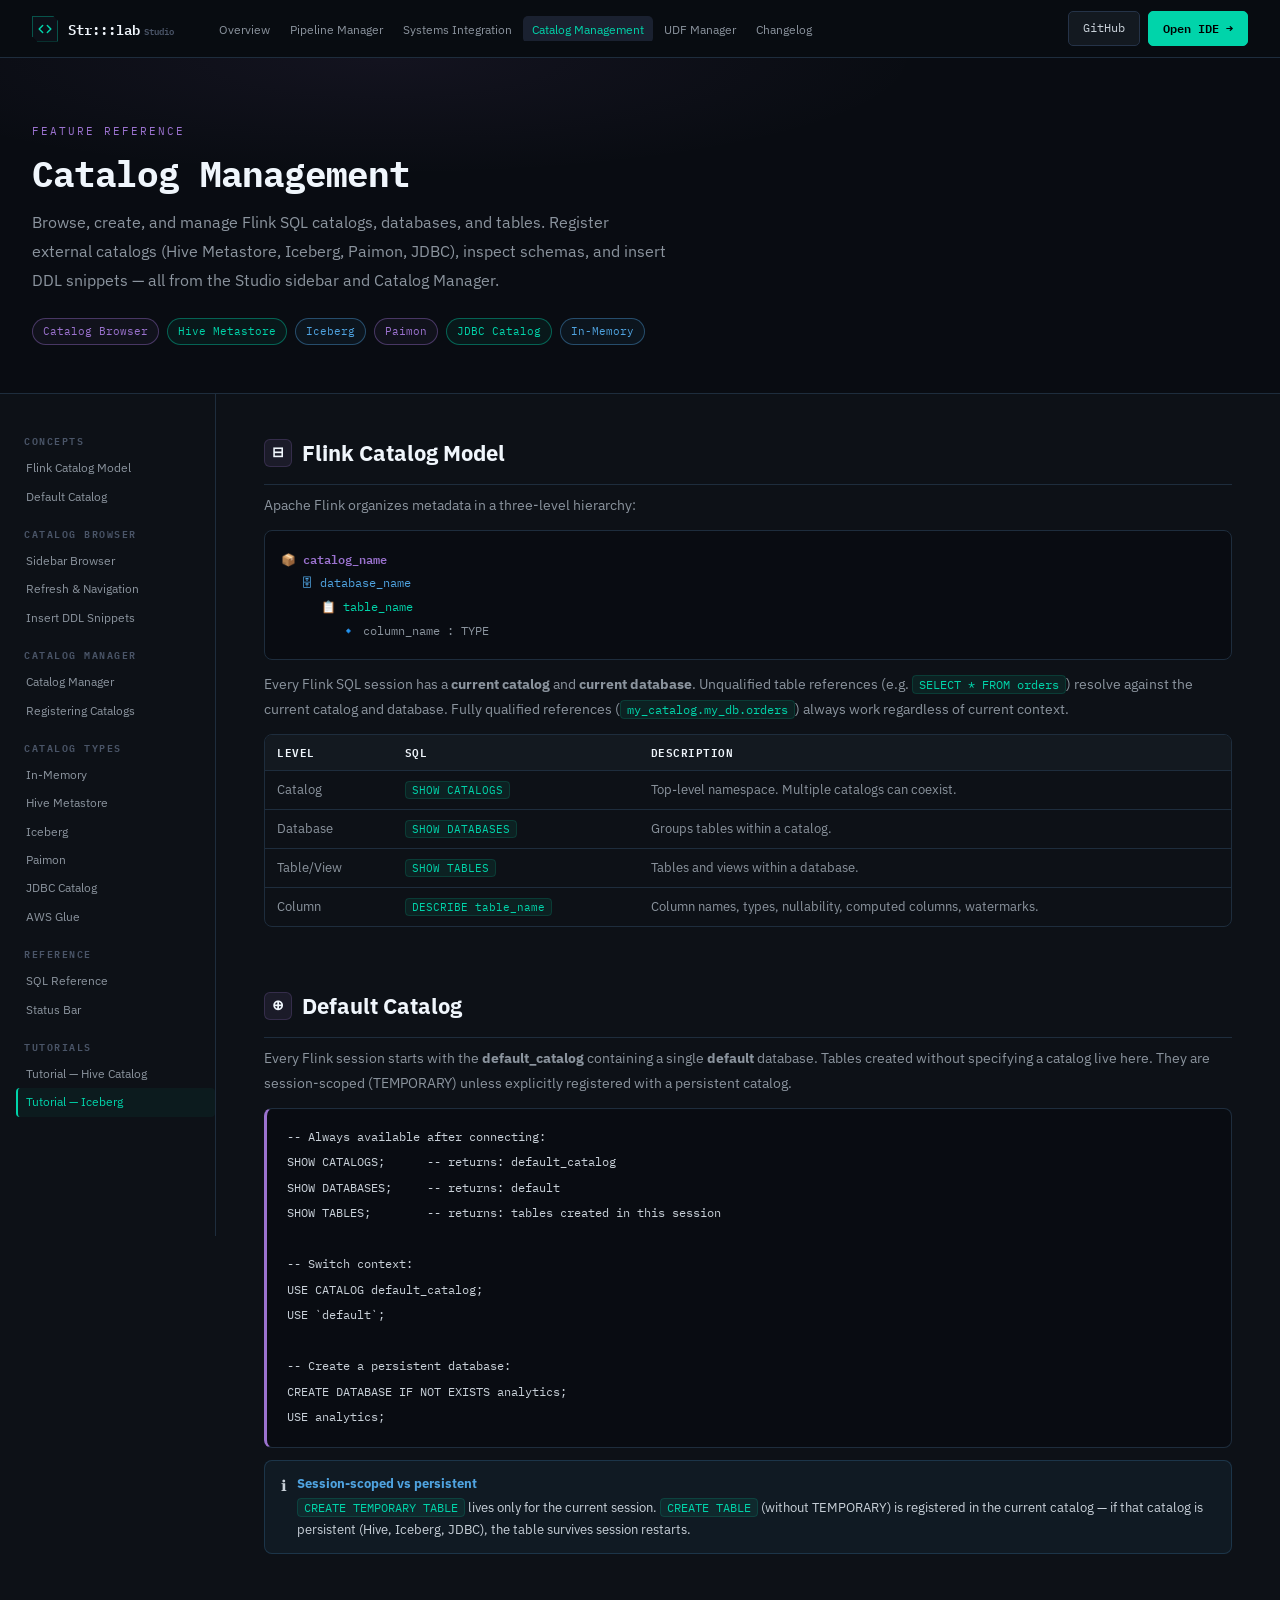
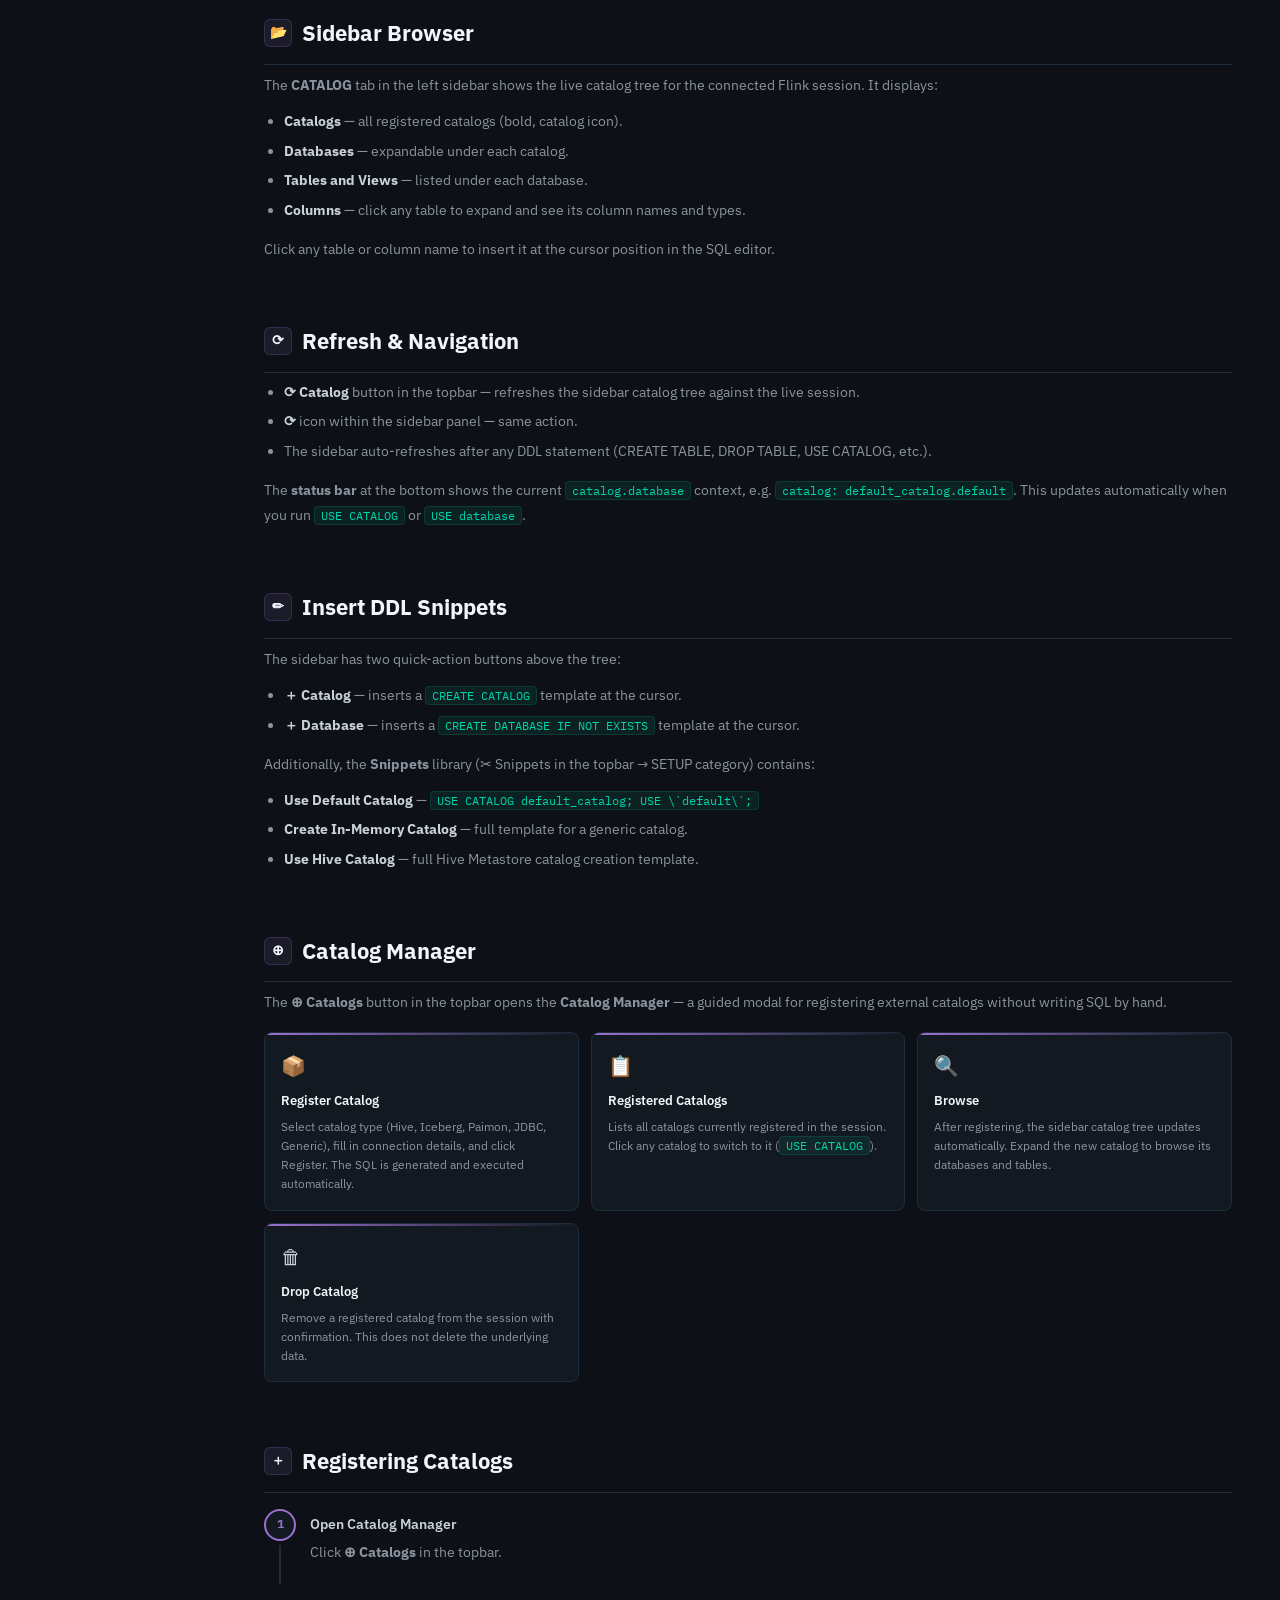
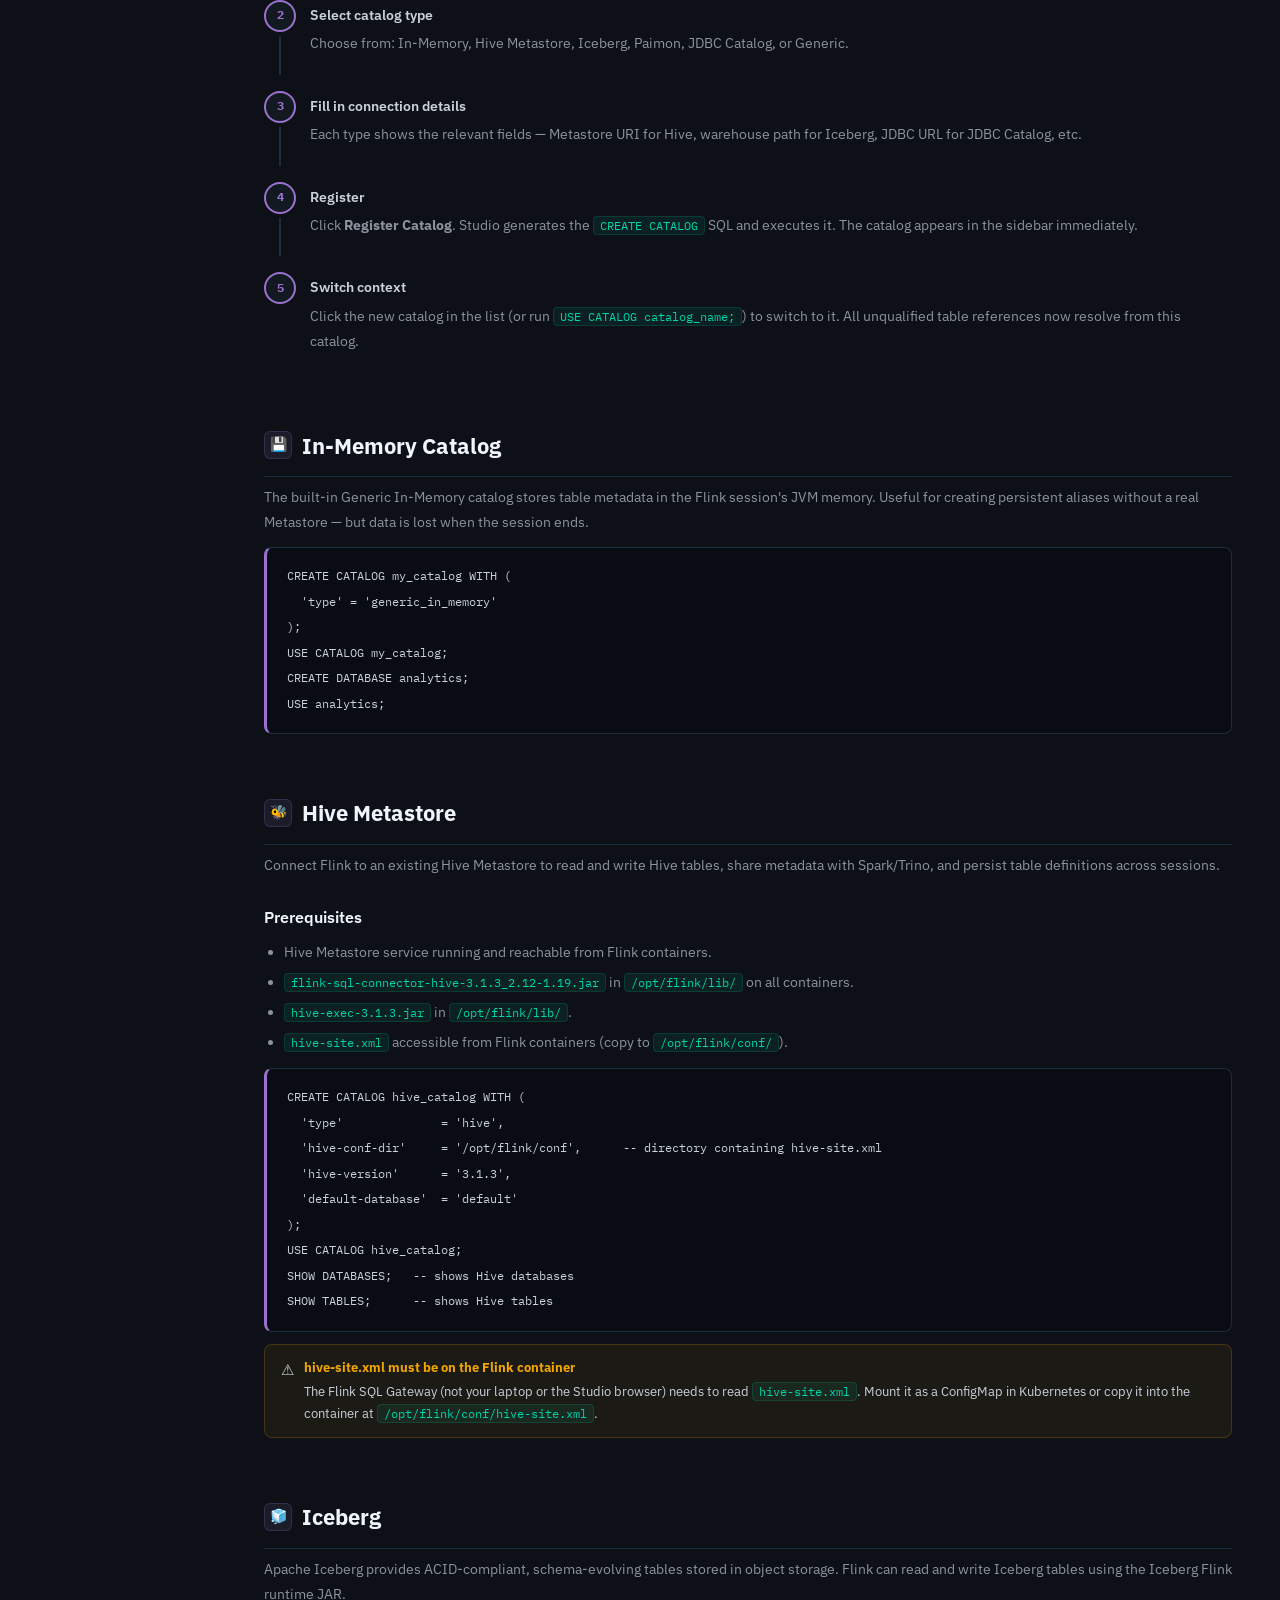
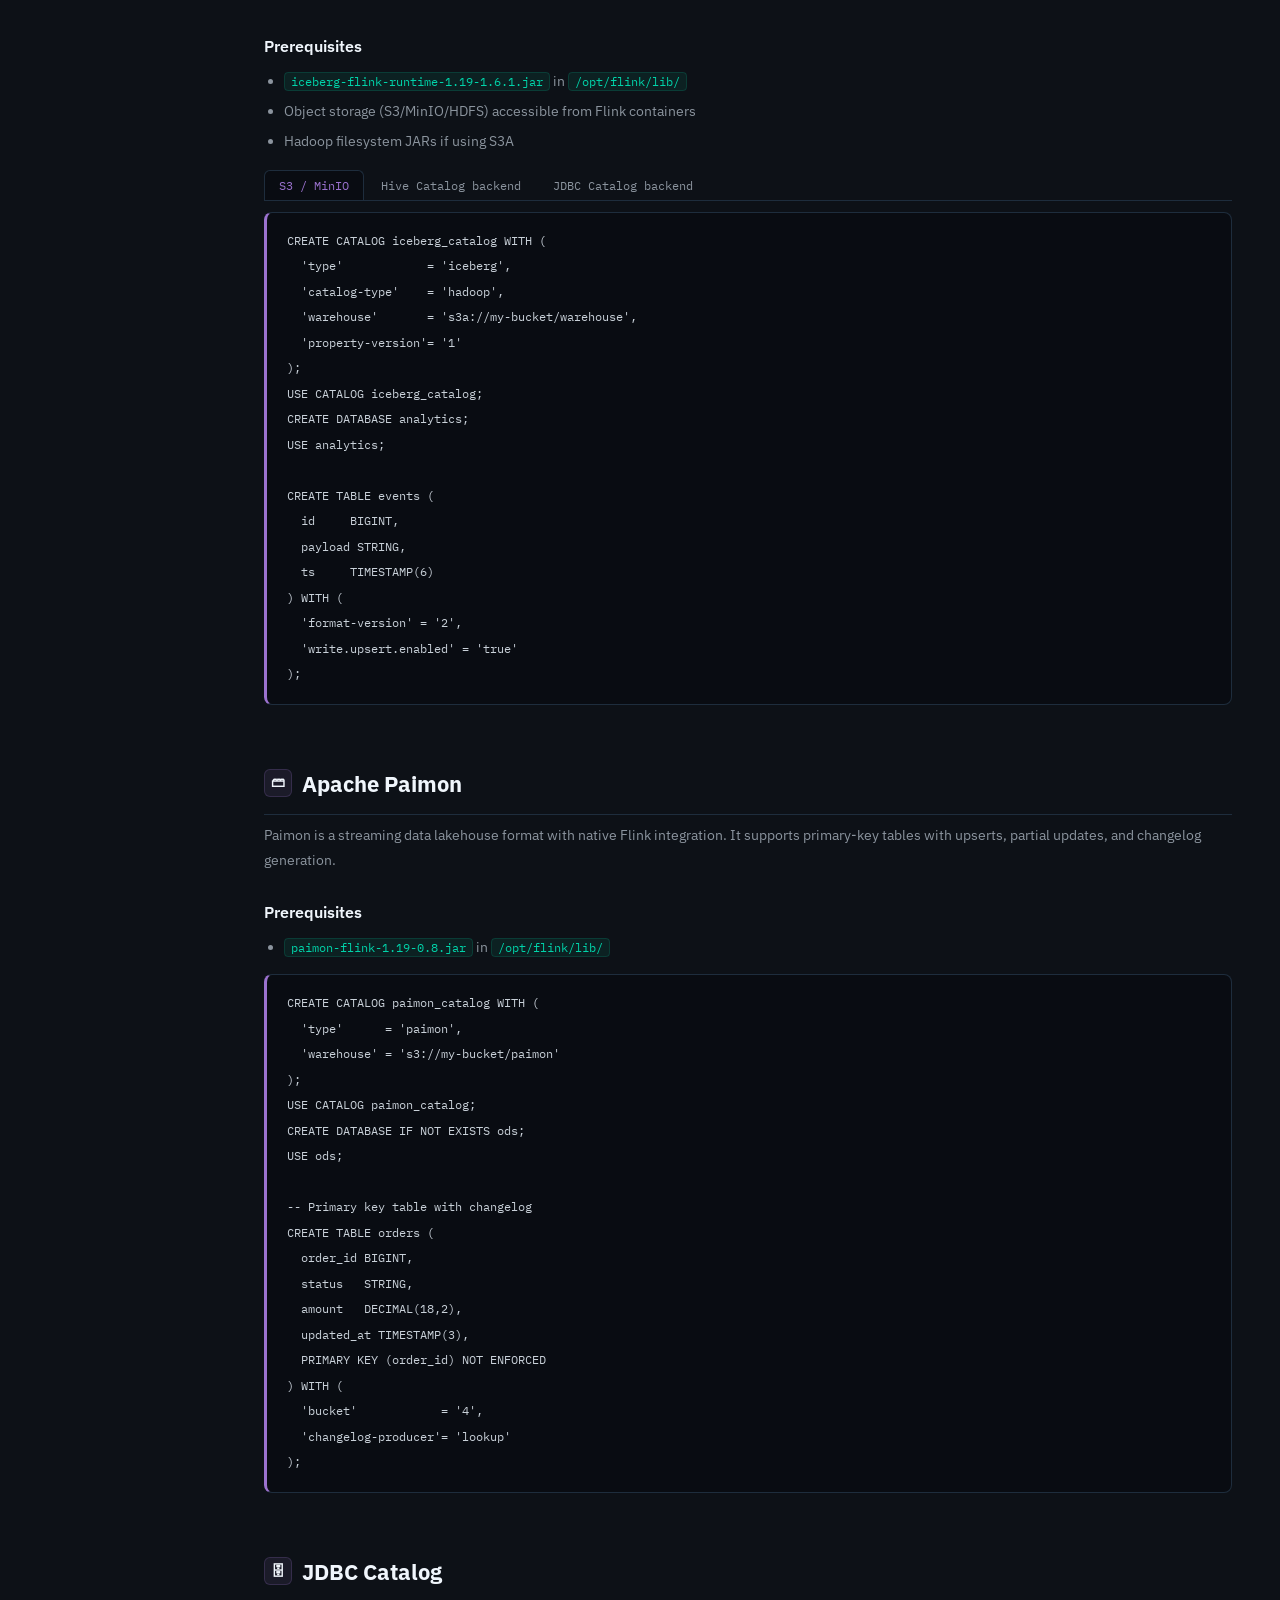
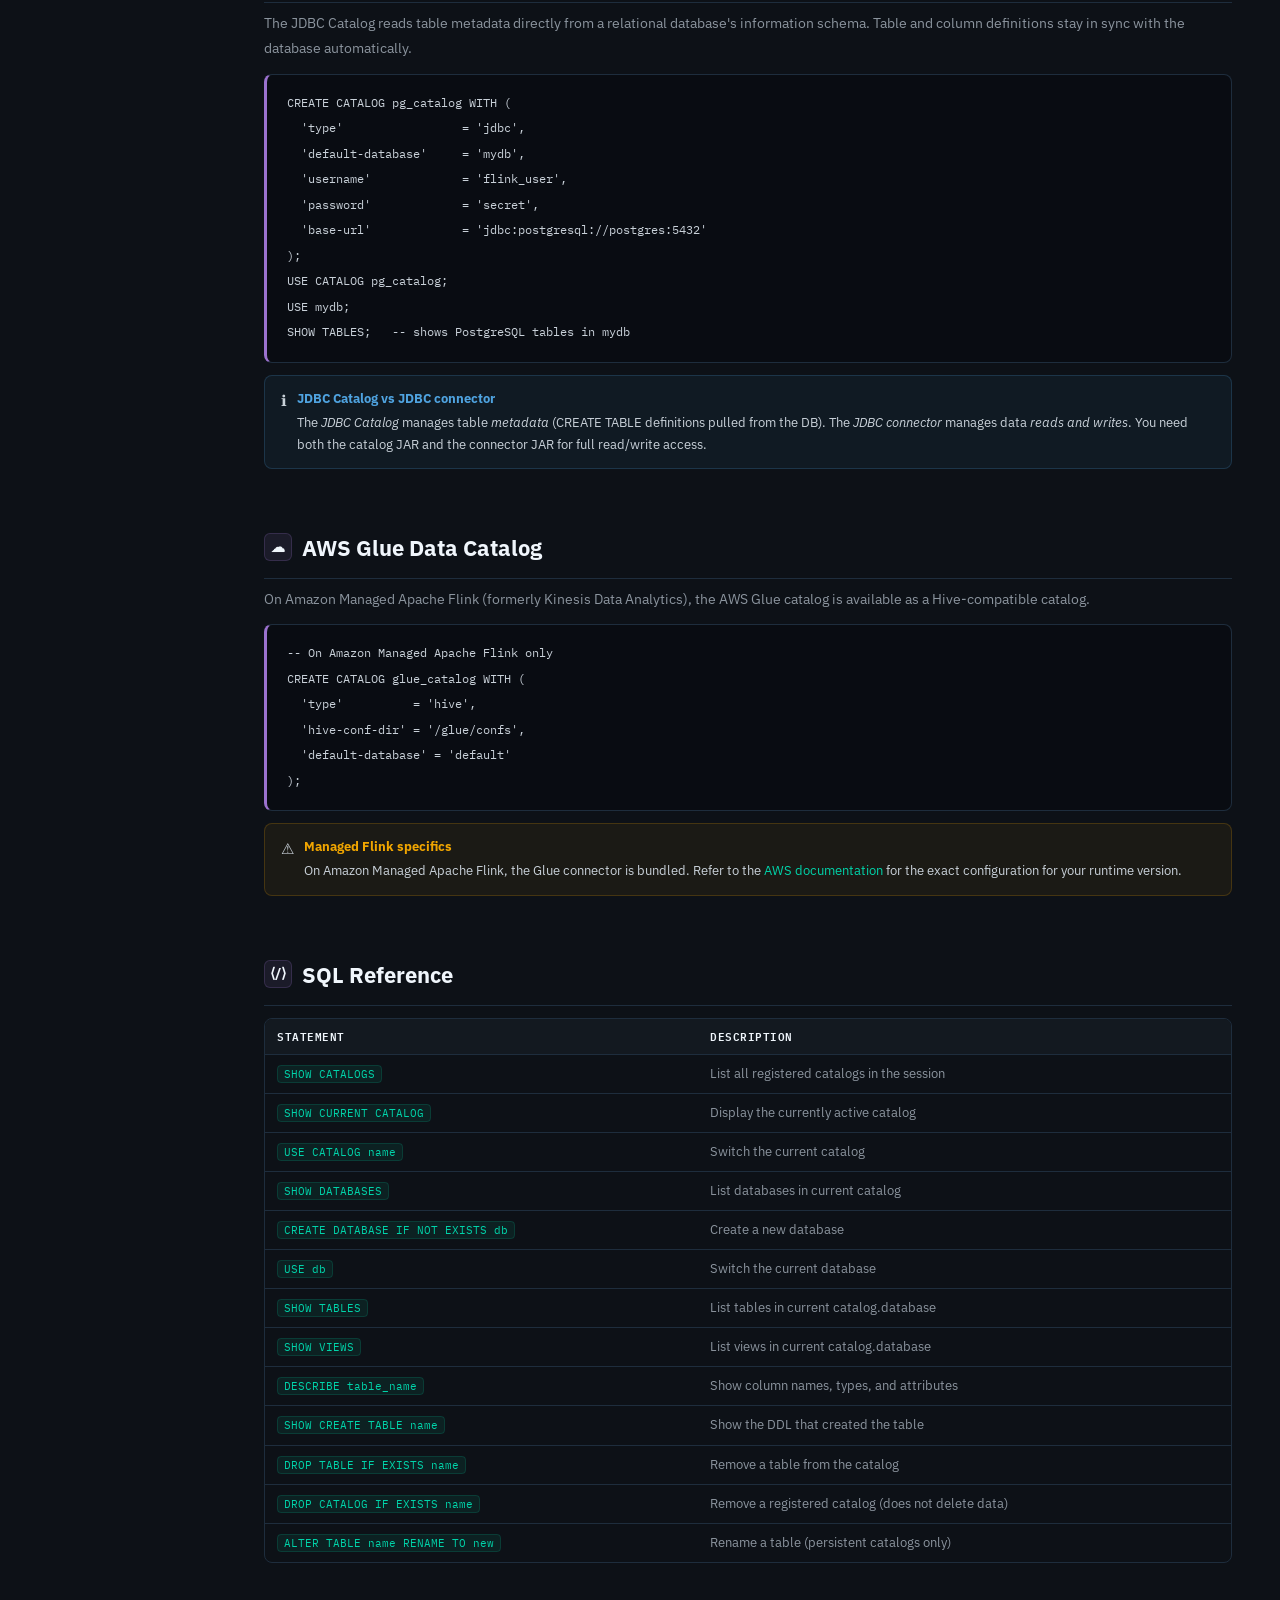
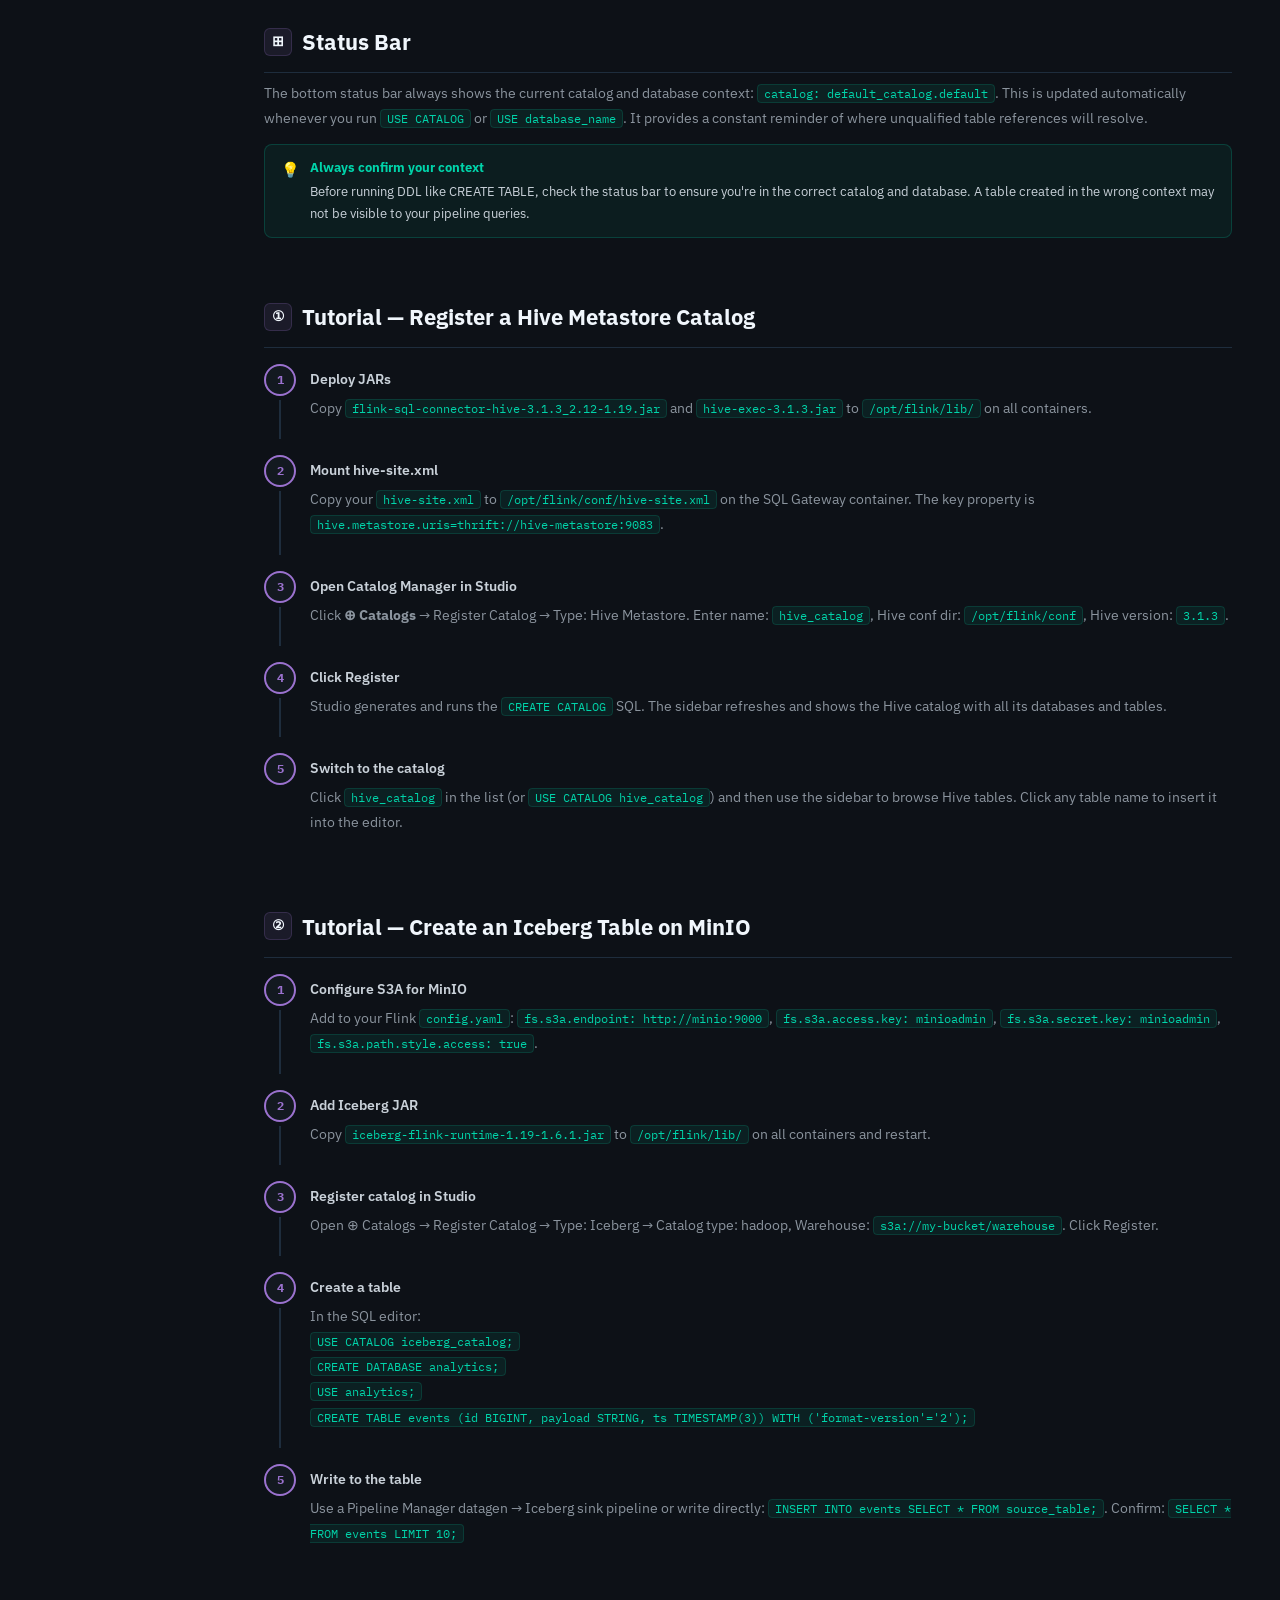
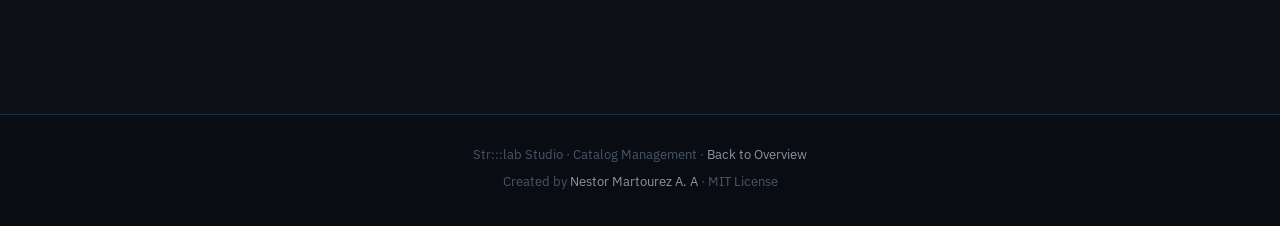
<file: docs/docs-catalog.html>
<!DOCTYPE html>
<html lang="en">
<head>
    <meta charset="UTF-8">
    <meta name="viewport" content="width=device-width, initial-scale=1.0">
    <title>Str:::lab Studio — Catalog Management</title>
    <link rel="icon" type="image/svg+xml" href="data:image/svg+xml,%3Csvg xmlns='http://www.w3.org/2000/svg' viewBox='0 0 32 32'%3E%3Crect width='32' height='32' rx='6' fill='%23090c12'/%3E%3Cpolyline points='20 24 28 16 20 8' fill='none' stroke='%2300d4aa' stroke-width='3' stroke-linecap='round' stroke-linejoin='round'/%3E%3Cpolyline points='12 8 4 16 12 24' fill='none' stroke='%2300d4aa' stroke-width='3' stroke-linecap='round' stroke-linejoin='round'/%3E%3C/svg%3E">
    <link rel="preconnect" href="https://fonts.googleapis.com">
    <link href="https://fonts.googleapis.com/css2?family=IBM+Plex+Mono:wght@400;500;600&family=IBM+Plex+Sans:wght@300;400;500;600;700&display=swap" rel="stylesheet">
    <style>
        :root{--bg0:#090c12;--bg1:#0d1117;--bg2:#131920;--bg3:#1a2130;--border:#1e2d3d;--border2:#253348;--accent:#00d4aa;--accent3:#7ee8d0;--blue:#4fa3e0;--purple:#9b72cf;--orange:#f0a500;--red:#e05c5c;--green:#3fb950;--yellow:#f0a500;--text0:#f0f6fc;--text1:#c9d1d9;--text2:#8b949e;--text3:#4a5568;--mono:'IBM Plex Mono',monospace;--sans:'IBM Plex Sans',sans-serif;--radius:8px;--nav-h:58px;}
        *{box-sizing:border-box;margin:0;padding:0}html{scroll-behavior:smooth}body{font-family:var(--sans);background:var(--bg1);color:var(--text1);line-height:1.7;font-size:15px}a{color:var(--accent);text-decoration:none}a:hover{color:var(--accent3);text-decoration:underline}::-webkit-scrollbar{width:6px}::-webkit-scrollbar-track{background:var(--bg1)}::-webkit-scrollbar-thumb{background:var(--border2);border-radius:3px}
        .nav{position:sticky;top:0;z-index:100;height:var(--nav-h);background:rgba(9,12,18,0.94);backdrop-filter:blur(12px);border-bottom:1px solid var(--border);display:flex;align-items:center;padding:0 32px;gap:0}
        .nav-logo{display:flex;align-items:center;gap:10px;margin-right:36px;flex-shrink:0;text-decoration:none}.logo-mark{width:26px;height:26px;background:#0c1018;border:1px solid rgba(0,212,170,0.35);clip-path:polygon(0 0,80% 0,100% 20%,100% 100%,20% 100%,0 80%);display:flex;align-items:center;justify-content:center}.logo-text{font-family:var(--mono);font-size:14px;font-weight:600;color:var(--text0)}.logo-ver{font-size:9px;color:var(--text3);margin-left:4px}
        .nav-links{display:flex;align-items:center;gap:2px;list-style:none;flex:1;overflow-x:auto}.nav-links a{font-size:12px;color:var(--text2);padding:6px 9px;border-radius:5px;white-space:nowrap;transition:all .15s}.nav-links a:hover,.nav-links a.active{color:var(--text0);background:var(--bg3);text-decoration:none}.nav-links a.active{color:var(--accent)}
        .nav-right{display:flex;align-items:center;gap:8px;margin-left:auto;flex-shrink:0}.nav-btn{font-family:var(--mono);font-size:12px;padding:6px 14px;border-radius:5px;border:1px solid var(--border2);background:var(--bg2);color:var(--text1);text-decoration:none;display:flex;align-items:center;gap:5px}.nav-btn.primary{background:var(--accent);color:#000;border-color:var(--accent);font-weight:600}
        .hero{background:var(--bg0);padding:64px 32px 48px;border-bottom:1px solid var(--border);position:relative;overflow:hidden}.hero::before{content:'';position:absolute;inset:0;background:radial-gradient(ellipse 60% 50% at 30% 0%,rgba(155,114,207,0.07),transparent 70%);pointer-events:none}
        .hero-eyebrow{font-family:var(--mono);font-size:11px;color:var(--purple);letter-spacing:2px;text-transform:uppercase;margin-bottom:12px}
        .hero-title{font-family:var(--mono);font-size:36px;font-weight:700;color:var(--text0);letter-spacing:-1px;line-height:1.15;margin-bottom:14px}
        .hero-sub{font-size:16px;color:var(--text2);max-width:640px;line-height:1.8;margin-bottom:24px}
        .hero-badges{display:flex;gap:8px;flex-wrap:wrap}.badge{display:inline-flex;align-items:center;padding:3px 10px;border-radius:20px;font-size:11px;font-family:var(--mono)}.badge.purple{border:1px solid rgba(155,114,207,0.4);color:var(--purple);background:rgba(155,114,207,0.06)}.badge.teal{border:1px solid rgba(0,212,170,0.4);color:var(--accent);background:rgba(0,212,170,0.06)}.badge.blue{border:1px solid rgba(79,163,224,0.4);color:var(--blue);background:rgba(79,163,224,0.06)}
        .page{display:flex;max-width:1280px;margin:0 auto}
        .toc{width:216px;flex-shrink:0;position:sticky;top:var(--nav-h);height:calc(100vh - var(--nav-h));overflow-y:auto;padding:24px 0 24px 16px;border-right:1px solid var(--border)}.toc-label{font-size:10px;font-family:var(--mono);font-weight:600;color:var(--text3);letter-spacing:1.5px;text-transform:uppercase;padding:0 8px;margin-bottom:5px;display:block;margin-top:14px}.toc a{display:block;font-size:12px;color:var(--text2);padding:4px 8px;border-radius:4px;border-left:2px solid transparent;transition:all .12s}.toc a:hover{color:var(--text0);text-decoration:none}.toc a.active{color:var(--accent);border-left-color:var(--accent);background:rgba(0,212,170,0.05)}
        .content{flex:1;min-width:0;padding:40px 48px 96px}
        .doc-section{margin-bottom:60px}
        h2{font-size:22px;font-weight:700;color:var(--text0);margin-bottom:8px;padding-bottom:12px;border-bottom:1px solid var(--border);display:flex;align-items:center;gap:10px}
        .si{width:28px;height:28px;border-radius:6px;background:rgba(155,114,207,0.1);border:1px solid rgba(155,114,207,0.2);display:inline-flex;align-items:center;justify-content:center;font-size:14px;flex-shrink:0}
        h3{font-size:16px;font-weight:600;color:var(--text0);margin:26px 0 10px}h4{font-size:14px;font-weight:600;color:var(--text1);margin:18px 0 6px}
        p{color:var(--text2);margin-bottom:12px;font-size:14px;line-height:1.8}
        ul.doc-ul{margin:6px 0 14px 20px}ul.doc-ul li{font-size:14px;color:var(--text2);margin-bottom:6px;line-height:1.7}ul.doc-ul li strong{color:var(--text1)}
        code{font-family:var(--mono);font-size:12px;color:var(--accent);background:rgba(0,212,170,0.08);border:1px solid rgba(0,212,170,0.15);padding:1px 6px;border-radius:4px}
        pre{background:var(--bg0);border:1px solid var(--border);border-left:3px solid var(--purple);border-radius:var(--radius);padding:16px 20px;overflow-x:auto;margin:12px 0}pre code{background:none;border:none;padding:0;font-size:12px;color:var(--text1);line-height:1.7}
        .callout{border-radius:var(--radius);padding:12px 16px;margin:12px 0;font-size:13px;line-height:1.7;display:flex;gap:10px}.callout-icon{font-size:15px;flex-shrink:0}.callout-body{flex:1}.callout-body strong{display:block;margin-bottom:2px}.callout.tip{background:rgba(0,212,170,0.06);border:1px solid rgba(0,212,170,0.2)}.callout.tip strong{color:var(--accent)}.callout.warn{background:rgba(240,165,0,0.06);border:1px solid rgba(240,165,0,0.2)}.callout.warn strong{color:var(--orange)}.callout.info{background:rgba(79,163,224,0.06);border:1px solid rgba(79,163,224,0.2)}.callout.info strong{color:var(--blue)}.callout.danger{background:rgba(224,92,92,0.06);border:1px solid rgba(224,92,92,0.2)}.callout.danger strong{color:var(--red)}
        .feature-grid{display:grid;grid-template-columns:repeat(auto-fill,minmax(240px,1fr));gap:12px;margin:16px 0}
        .feature-card{background:var(--bg2);border:1px solid var(--border);border-radius:var(--radius);padding:16px;overflow:hidden;position:relative}.feature-card::before{content:'';position:absolute;top:0;left:0;right:0;height:2px;background:linear-gradient(90deg,var(--purple),transparent)}.fci{font-size:20px;margin-bottom:7px;display:block}.feature-card h3{margin:0 0 5px;color:var(--text0);font-size:13px}.feature-card p{font-size:12px;margin:0;color:var(--text2);line-height:1.6}
        .table-wrap{overflow-x:auto;margin:12px 0;border-radius:var(--radius);border:1px solid var(--border)}table{width:100%;border-collapse:collapse;font-size:13px}thead tr{background:var(--bg2)}th{text-align:left;padding:8px 12px;color:var(--text0);font-weight:600;font-family:var(--mono);font-size:11px;letter-spacing:.5px;text-transform:uppercase;border-bottom:1px solid var(--border)}td{padding:8px 12px;border-bottom:1px solid var(--border);color:var(--text2);vertical-align:top}tr:last-child td{border-bottom:none}td code{font-size:11px}
        .steps{margin:16px 0}.step{display:flex;gap:14px;margin-bottom:22px;position:relative}.step::before{content:'';position:absolute;left:15px;top:36px;width:2px;bottom:-6px;background:var(--border)}.step:last-child::before{display:none}.step-num{width:32px;height:32px;border-radius:50%;background:var(--bg2);border:2px solid var(--purple);display:flex;align-items:center;justify-content:center;font-family:var(--mono);font-size:12px;font-weight:700;color:var(--purple);flex-shrink:0;z-index:1}.step-body{flex:1;padding-top:4px}.step-body h4{margin:0 0 4px}
        .tab-group{margin:16px 0}.tab-nav{display:flex;gap:2px;border-bottom:1px solid var(--border);margin-bottom:-1px}.tab-btn{font-family:var(--mono);font-size:12px;padding:7px 14px;border-radius:6px 6px 0 0;border:1px solid transparent;border-bottom:none;background:transparent;color:var(--text2);cursor:pointer}.tab-btn.active{background:var(--bg0);border-color:var(--border);color:var(--purple);border-bottom-color:var(--bg0)}.tab-pane{display:none}.tab-pane.active{display:block}
        .catalog-tree{background:var(--bg0);border:1px solid var(--border);border-radius:var(--radius);padding:16px;font-family:var(--mono);font-size:12px;line-height:2;margin:12px 0;color:var(--text1)}.tree-cat{color:var(--purple);font-weight:600}.tree-db{color:var(--blue);margin-left:20px}.tree-tbl{color:var(--accent);margin-left:40px}.tree-col{color:var(--text2);margin-left:60px}
        footer{border-top:1px solid var(--border);background:var(--bg0);padding:28px 32px;text-align:center}footer p{font-size:13px;color:var(--text3);margin-bottom:4px}footer a{color:var(--text2)}
        @media(max-width:900px){.toc{display:none}.content{padding:24px 16px 64px}.hero-title{font-size:26px}}
    </style>
</head>
<body>
<nav class="nav">
    <a href="index.html" class="nav-logo">
        <div class="logo-mark"><svg width="14" height="14" viewBox="0 0 24 24" fill="none" stroke="#00d4aa" stroke-width="2.5" stroke-linecap="round" stroke-linejoin="round"><polyline points="16 18 22 12 16 6"/><polyline points="8 6 2 12 8 18"/></svg></div>
        <span class="logo-text">Str:::lab<span class="logo-ver">Studio</span></span>
    </a>
    <ul class="nav-links">
        <li><a href="index.html">Overview</a></li>
        <li><a href="docs-pipeline.html">Pipeline Manager</a></li>
        <li><a href="docs-systems.html">Systems Integration</a></li>
        <li><a href="docs-catalog.html" class="active">Catalog Management</a></li>
        <li><a href="index.html#udf-manager">UDF Manager</a></li>
        <li><a href="index.html#changelog">Changelog</a></li>
    </ul>
    <div class="nav-right">
        <a href="https://github.com/coded-streams/strlabstudio" target="_blank" class="nav-btn">GitHub</a>
        <a href="../studio/index.html" target="_blank" class="nav-btn primary">Open IDE →</a>
    </div>
</nav>

<div class="hero">
    <div class="hero-eyebrow">Feature Reference</div>
    <h1 class="hero-title">Catalog Management</h1>
    <p class="hero-sub">Browse, create, and manage Flink SQL catalogs, databases, and tables. Register external catalogs (Hive Metastore, Iceberg, Paimon, JDBC), inspect schemas, and insert DDL snippets — all from the Studio sidebar and Catalog Manager.</p>
    <div class="hero-badges">
        <span class="badge purple">Catalog Browser</span>
        <span class="badge teal">Hive Metastore</span>
        <span class="badge blue">Iceberg</span>
        <span class="badge purple">Paimon</span>
        <span class="badge teal">JDBC Catalog</span>
        <span class="badge blue">In-Memory</span>
    </div>
</div>

<div class="page">
    <aside class="toc">
        <span class="toc-label">Concepts</span>
        <a href="#concepts">Flink Catalog Model</a>
        <a href="#default-catalog">Default Catalog</a>
        <span class="toc-label">Catalog Browser</span>
        <a href="#sidebar">Sidebar Browser</a>
        <a href="#refresh">Refresh & Navigation</a>
        <a href="#insert-ddl">Insert DDL Snippets</a>
        <span class="toc-label">Catalog Manager</span>
        <a href="#catalog-manager">Catalog Manager</a>
        <a href="#register-catalog">Registering Catalogs</a>
        <span class="toc-label">Catalog Types</span>
        <a href="#in-memory">In-Memory</a>
        <a href="#hive">Hive Metastore</a>
        <a href="#iceberg">Iceberg</a>
        <a href="#paimon">Paimon</a>
        <a href="#jdbc-catalog">JDBC Catalog</a>
        <a href="#glue">AWS Glue</a>
        <span class="toc-label">Reference</span>
        <a href="#sql-reference">SQL Reference</a>
        <a href="#status-bar">Status Bar</a>
        <span class="toc-label">Tutorials</span>
        <a href="#tutorial-hive">Tutorial — Hive Catalog</a>
        <a href="#tutorial-iceberg">Tutorial — Iceberg</a>
    </aside>

    <main class="content">

        <section class="doc-section" id="concepts">
            <h2><span class="si">⊟</span> Flink Catalog Model</h2>
            <p>Apache Flink organizes metadata in a three-level hierarchy:</p>
            <div class="catalog-tree">
                <div class="tree-cat">📦 catalog_name</div>
                <div class="tree-db">🗄 database_name</div>
                <div class="tree-tbl">📋 table_name</div>
                <div class="tree-col">🔹 column_name : TYPE</div>
            </div>
            <p>Every Flink SQL session has a <strong>current catalog</strong> and <strong>current database</strong>. Unqualified table references (e.g. <code>SELECT * FROM orders</code>) resolve against the current catalog and database. Fully qualified references (<code>my_catalog.my_db.orders</code>) always work regardless of current context.</p>
            <div class="table-wrap"><table><thead><tr><th>Level</th><th>SQL</th><th>Description</th></tr></thead><tbody>
            <tr><td>Catalog</td><td><code>SHOW CATALOGS</code></td><td>Top-level namespace. Multiple catalogs can coexist.</td></tr>
            <tr><td>Database</td><td><code>SHOW DATABASES</code></td><td>Groups tables within a catalog.</td></tr>
            <tr><td>Table/View</td><td><code>SHOW TABLES</code></td><td>Tables and views within a database.</td></tr>
            <tr><td>Column</td><td><code>DESCRIBE table_name</code></td><td>Column names, types, nullability, computed columns, watermarks.</td></tr>
            </tbody></table></div>
        </section>

        <section class="doc-section" id="default-catalog">
            <h2><span class="si">⊕</span> Default Catalog</h2>
            <p>Every Flink session starts with the <strong>default_catalog</strong> containing a single <strong>default</strong> database. Tables created without specifying a catalog live here. They are session-scoped (TEMPORARY) unless explicitly registered with a persistent catalog.</p>
            <pre><code>-- Always available after connecting:
SHOW CATALOGS;      -- returns: default_catalog
SHOW DATABASES;     -- returns: default
SHOW TABLES;        -- returns: tables created in this session

-- Switch context:
USE CATALOG default_catalog;
USE `default`;

-- Create a persistent database:
CREATE DATABASE IF NOT EXISTS analytics;
USE analytics;</code></pre>
            <div class="callout info"><span class="callout-icon">ℹ</span><div class="callout-body"><strong>Session-scoped vs persistent</strong> <code>CREATE TEMPORARY TABLE</code> lives only for the current session. <code>CREATE TABLE</code> (without TEMPORARY) is registered in the current catalog — if that catalog is persistent (Hive, Iceberg, JDBC), the table survives session restarts.</div></div>
        </section>

        <section class="doc-section" id="sidebar">
            <h2><span class="si">📂</span> Sidebar Browser</h2>
            <p>The <strong>CATALOG</strong> tab in the left sidebar shows the live catalog tree for the connected Flink session. It displays:</p>
            <ul class="doc-ul">
                <li><strong>Catalogs</strong> — all registered catalogs (bold, catalog icon).</li>
                <li><strong>Databases</strong> — expandable under each catalog.</li>
                <li><strong>Tables and Views</strong> — listed under each database.</li>
                <li><strong>Columns</strong> — click any table to expand and see its column names and types.</li>
            </ul>
            <p>Click any table or column name to insert it at the cursor position in the SQL editor.</p>
        </section>

        <section class="doc-section" id="refresh">
            <h2><span class="si">⟳</span> Refresh & Navigation</h2>
            <ul class="doc-ul">
                <li><strong>⟳ Catalog</strong> button in the topbar — refreshes the sidebar catalog tree against the live session.</li>
                <li><strong>⟳</strong> icon within the sidebar panel — same action.</li>
                <li>The sidebar auto-refreshes after any DDL statement (CREATE TABLE, DROP TABLE, USE CATALOG, etc.).</li>
            </ul>
            <p>The <strong>status bar</strong> at the bottom shows the current <code>catalog.database</code> context, e.g. <code>catalog: default_catalog.default</code>. This updates automatically when you run <code>USE CATALOG</code> or <code>USE database</code>.</p>
        </section>

        <section class="doc-section" id="insert-ddl">
            <h2><span class="si">✏</span> Insert DDL Snippets</h2>
            <p>The sidebar has two quick-action buttons above the tree:</p>
            <ul class="doc-ul">
                <li><strong>＋ Catalog</strong> — inserts a <code>CREATE CATALOG</code> template at the cursor.</li>
                <li><strong>＋ Database</strong> — inserts a <code>CREATE DATABASE IF NOT EXISTS</code> template at the cursor.</li>
            </ul>
            <p>Additionally, the <strong>Snippets</strong> library (✂ Snippets in the topbar → SETUP category) contains:</p>
            <ul class="doc-ul">
                <li><strong>Use Default Catalog</strong> — <code>USE CATALOG default_catalog; USE \`default\`;</code></li>
                <li><strong>Create In-Memory Catalog</strong> — full template for a generic catalog.</li>
                <li><strong>Use Hive Catalog</strong> — full Hive Metastore catalog creation template.</li>
            </ul>
        </section>

        <section class="doc-section" id="catalog-manager">
            <h2><span class="si">⊕</span> Catalog Manager</h2>
            <p>The <strong>⊕ Catalogs</strong> button in the topbar opens the <strong>Catalog Manager</strong> — a guided modal for registering external catalogs without writing SQL by hand.</p>
            <div class="feature-grid">
                <div class="feature-card"><span class="fci">📦</span><h3>Register Catalog</h3><p>Select catalog type (Hive, Iceberg, Paimon, JDBC, Generic), fill in connection details, and click Register. The SQL is generated and executed automatically.</p></div>
                <div class="feature-card"><span class="fci">📋</span><h3>Registered Catalogs</h3><p>Lists all catalogs currently registered in the session. Click any catalog to switch to it (<code>USE CATALOG</code>).</p></div>
                <div class="feature-card"><span class="fci">🔍</span><h3>Browse</h3><p>After registering, the sidebar catalog tree updates automatically. Expand the new catalog to browse its databases and tables.</p></div>
                <div class="feature-card"><span class="fci">🗑</span><h3>Drop Catalog</h3><p>Remove a registered catalog from the session with confirmation. This does not delete the underlying data.</p></div>
            </div>
        </section>

        <section class="doc-section" id="register-catalog">
            <h2><span class="si">＋</span> Registering Catalogs</h2>
            <div class="steps">
                <div class="step"><div class="step-num">1</div><div class="step-body"><h4>Open Catalog Manager</h4><p>Click <strong>⊕ Catalogs</strong> in the topbar.</p></div></div>
                <div class="step"><div class="step-num">2</div><div class="step-body"><h4>Select catalog type</h4><p>Choose from: In-Memory, Hive Metastore, Iceberg, Paimon, JDBC Catalog, or Generic.</p></div></div>
                <div class="step"><div class="step-num">3</div><div class="step-body"><h4>Fill in connection details</h4><p>Each type shows the relevant fields — Metastore URI for Hive, warehouse path for Iceberg, JDBC URL for JDBC Catalog, etc.</p></div></div>
                <div class="step"><div class="step-num">4</div><div class="step-body"><h4>Register</h4><p>Click <strong>Register Catalog</strong>. Studio generates the <code>CREATE CATALOG</code> SQL and executes it. The catalog appears in the sidebar immediately.</p></div></div>
                <div class="step"><div class="step-num">5</div><div class="step-body"><h4>Switch context</h4><p>Click the new catalog in the list (or run <code>USE CATALOG catalog_name;</code>) to switch to it. All unqualified table references now resolve from this catalog.</p></div></div>
            </div>
        </section>

        <section class="doc-section" id="in-memory">
            <h2><span class="si">💾</span> In-Memory Catalog</h2>
            <p>The built-in Generic In-Memory catalog stores table metadata in the Flink session's JVM memory. Useful for creating persistent aliases without a real Metastore — but data is lost when the session ends.</p>
            <pre><code>CREATE CATALOG my_catalog WITH (
  'type' = 'generic_in_memory'
);
USE CATALOG my_catalog;
CREATE DATABASE analytics;
USE analytics;</code></pre>
        </section>

        <section class="doc-section" id="hive">
            <h2><span class="si">🐝</span> Hive Metastore</h2>
            <p>Connect Flink to an existing Hive Metastore to read and write Hive tables, share metadata with Spark/Trino, and persist table definitions across sessions.</p>
            <h3>Prerequisites</h3>
            <ul class="doc-ul">
                <li>Hive Metastore service running and reachable from Flink containers.</li>
                <li><code>flink-sql-connector-hive-3.1.3_2.12-1.19.jar</code> in <code>/opt/flink/lib/</code> on all containers.</li>
                <li><code>hive-exec-3.1.3.jar</code> in <code>/opt/flink/lib/</code>.</li>
                <li><code>hive-site.xml</code> accessible from Flink containers (copy to <code>/opt/flink/conf/</code>).</li>
            </ul>
            <pre><code>CREATE CATALOG hive_catalog WITH (
  'type'              = 'hive',
  'hive-conf-dir'     = '/opt/flink/conf',      -- directory containing hive-site.xml
  'hive-version'      = '3.1.3',
  'default-database'  = 'default'
);
USE CATALOG hive_catalog;
SHOW DATABASES;   -- shows Hive databases
SHOW TABLES;      -- shows Hive tables</code></pre>
            <div class="callout warn"><span class="callout-icon">⚠</span><div class="callout-body"><strong>hive-site.xml must be on the Flink container</strong> The Flink SQL Gateway (not your laptop or the Studio browser) needs to read <code>hive-site.xml</code>. Mount it as a ConfigMap in Kubernetes or copy it into the container at <code>/opt/flink/conf/hive-site.xml</code>.</div></div>
        </section>

        <section class="doc-section" id="iceberg">
            <h2><span class="si">🧊</span> Iceberg</h2>
            <p>Apache Iceberg provides ACID-compliant, schema-evolving tables stored in object storage. Flink can read and write Iceberg tables using the Iceberg Flink runtime JAR.</p>
            <h3>Prerequisites</h3>
            <ul class="doc-ul">
                <li><code>iceberg-flink-runtime-1.19-1.6.1.jar</code> in <code>/opt/flink/lib/</code></li>
                <li>Object storage (S3/MinIO/HDFS) accessible from Flink containers</li>
                <li>Hadoop filesystem JARs if using S3A</li>
            </ul>
            <div class="tab-group">
                <div class="tab-nav">
                    <button class="tab-btn active" onclick="switchTab(this,'ice-s3')">S3 / MinIO</button>
                    <button class="tab-btn" onclick="switchTab(this,'ice-hive')">Hive Catalog backend</button>
                    <button class="tab-btn" onclick="switchTab(this,'ice-jdbc')">JDBC Catalog backend</button>
                </div>
                <div id="ice-s3" class="tab-pane active"><pre><code>CREATE CATALOG iceberg_catalog WITH (
  'type'            = 'iceberg',
  'catalog-type'    = 'hadoop',
  'warehouse'       = 's3a://my-bucket/warehouse',
  'property-version'= '1'
);
USE CATALOG iceberg_catalog;
CREATE DATABASE analytics;
USE analytics;

CREATE TABLE events (
  id     BIGINT,
  payload STRING,
  ts     TIMESTAMP(6)
) WITH (
  'format-version' = '2',
  'write.upsert.enabled' = 'true'
);</code></pre></div>
                <div id="ice-hive" class="tab-pane"><pre><code>-- Iceberg using Hive Metastore as catalog backend
CREATE CATALOG iceberg_hive WITH (
  'type'         = 'iceberg',
  'catalog-type' = 'hive',
  'uri'          = 'thrift://hive-metastore:9083',
  'warehouse'    = 's3a://my-bucket/warehouse'
);</code></pre></div>
                <div id="ice-jdbc" class="tab-pane"><pre><code>-- Iceberg using JDBC as catalog backend (PostgreSQL)
CREATE CATALOG iceberg_jdbc WITH (
  'type'         = 'iceberg',
  'catalog-type' = 'jdbc',
  'uri'          = 'jdbc:postgresql://postgres:5432/iceberg_catalog',
  'jdbc.user'    = 'iceberg',
  'jdbc.password'= 'secret',
  'warehouse'    = 's3a://my-bucket/warehouse'
);</code></pre></div>
            </div>
        </section>

        <section class="doc-section" id="paimon">
            <h2><span class="si">🗃</span> Apache Paimon</h2>
            <p>Paimon is a streaming data lakehouse format with native Flink integration. It supports primary-key tables with upserts, partial updates, and changelog generation.</p>
            <h3>Prerequisites</h3>
            <ul class="doc-ul">
                <li><code>paimon-flink-1.19-0.8.jar</code> in <code>/opt/flink/lib/</code></li>
            </ul>
            <pre><code>CREATE CATALOG paimon_catalog WITH (
  'type'      = 'paimon',
  'warehouse' = 's3://my-bucket/paimon'
);
USE CATALOG paimon_catalog;
CREATE DATABASE IF NOT EXISTS ods;
USE ods;

-- Primary key table with changelog
CREATE TABLE orders (
  order_id BIGINT,
  status   STRING,
  amount   DECIMAL(18,2),
  updated_at TIMESTAMP(3),
  PRIMARY KEY (order_id) NOT ENFORCED
) WITH (
  'bucket'            = '4',
  'changelog-producer'= 'lookup'
);</code></pre>
        </section>

        <section class="doc-section" id="jdbc-catalog">
            <h2><span class="si">🗄</span> JDBC Catalog</h2>
            <p>The JDBC Catalog reads table metadata directly from a relational database's information schema. Table and column definitions stay in sync with the database automatically.</p>
            <pre><code>CREATE CATALOG pg_catalog WITH (
  'type'                 = 'jdbc',
  'default-database'     = 'mydb',
  'username'             = 'flink_user',
  'password'             = 'secret',
  'base-url'             = 'jdbc:postgresql://postgres:5432'
);
USE CATALOG pg_catalog;
USE mydb;
SHOW TABLES;   -- shows PostgreSQL tables in mydb</code></pre>
            <div class="callout info"><span class="callout-icon">ℹ</span><div class="callout-body"><strong>JDBC Catalog vs JDBC connector</strong> The <em>JDBC Catalog</em> manages table <em>metadata</em> (CREATE TABLE definitions pulled from the DB). The <em>JDBC connector</em> manages data <em>reads and writes</em>. You need both the catalog JAR and the connector JAR for full read/write access.</div></div>
        </section>

        <section class="doc-section" id="glue">
            <h2><span class="si">☁</span> AWS Glue Data Catalog</h2>
            <p>On Amazon Managed Apache Flink (formerly Kinesis Data Analytics), the AWS Glue catalog is available as a Hive-compatible catalog.</p>
            <pre><code>-- On Amazon Managed Apache Flink only
CREATE CATALOG glue_catalog WITH (
  'type'          = 'hive',
  'hive-conf-dir' = '/glue/confs',
  'default-database' = 'default'
);</code></pre>
            <div class="callout warn"><span class="callout-icon">⚠</span><div class="callout-body"><strong>Managed Flink specifics</strong> On Amazon Managed Apache Flink, the Glue connector is bundled. Refer to the <a href="https://docs.aws.amazon.com/managed-flink/" target="_blank">AWS documentation</a> for the exact configuration for your runtime version.</div></div>
        </section>

        <section class="doc-section" id="sql-reference">
            <h2><span class="si">⟨/⟩</span> SQL Reference</h2>
            <div class="table-wrap"><table><thead><tr><th>Statement</th><th>Description</th></tr></thead><tbody>
            <tr><td><code>SHOW CATALOGS</code></td><td>List all registered catalogs in the session</td></tr>
            <tr><td><code>SHOW CURRENT CATALOG</code></td><td>Display the currently active catalog</td></tr>
            <tr><td><code>USE CATALOG name</code></td><td>Switch the current catalog</td></tr>
            <tr><td><code>SHOW DATABASES</code></td><td>List databases in current catalog</td></tr>
            <tr><td><code>CREATE DATABASE IF NOT EXISTS db</code></td><td>Create a new database</td></tr>
            <tr><td><code>USE db</code></td><td>Switch the current database</td></tr>
            <tr><td><code>SHOW TABLES</code></td><td>List tables in current catalog.database</td></tr>
            <tr><td><code>SHOW VIEWS</code></td><td>List views in current catalog.database</td></tr>
            <tr><td><code>DESCRIBE table_name</code></td><td>Show column names, types, and attributes</td></tr>
            <tr><td><code>SHOW CREATE TABLE name</code></td><td>Show the DDL that created the table</td></tr>
            <tr><td><code>DROP TABLE IF EXISTS name</code></td><td>Remove a table from the catalog</td></tr>
            <tr><td><code>DROP CATALOG IF EXISTS name</code></td><td>Remove a registered catalog (does not delete data)</td></tr>
            <tr><td><code>ALTER TABLE name RENAME TO new</code></td><td>Rename a table (persistent catalogs only)</td></tr>
            </tbody></table></div>
        </section>

        <section class="doc-section" id="status-bar">
            <h2><span class="si">⊞</span> Status Bar</h2>
            <p>The bottom status bar always shows the current catalog and database context: <code>catalog: default_catalog.default</code>. This is updated automatically whenever you run <code>USE CATALOG</code> or <code>USE database_name</code>. It provides a constant reminder of where unqualified table references will resolve.</p>
            <div class="callout tip"><span class="callout-icon">💡</span><div class="callout-body"><strong>Always confirm your context</strong> Before running DDL like CREATE TABLE, check the status bar to ensure you're in the correct catalog and database. A table created in the wrong context may not be visible to your pipeline queries.</div></div>
        </section>

        <section class="doc-section" id="tutorial-hive">
            <h2><span class="si">①</span> Tutorial — Register a Hive Metastore Catalog</h2>
            <div class="steps">
                <div class="step"><div class="step-num">1</div><div class="step-body"><h4>Deploy JARs</h4><p>Copy <code>flink-sql-connector-hive-3.1.3_2.12-1.19.jar</code> and <code>hive-exec-3.1.3.jar</code> to <code>/opt/flink/lib/</code> on all containers.</p></div></div>
                <div class="step"><div class="step-num">2</div><div class="step-body"><h4>Mount hive-site.xml</h4><p>Copy your <code>hive-site.xml</code> to <code>/opt/flink/conf/hive-site.xml</code> on the SQL Gateway container. The key property is <code>hive.metastore.uris=thrift://hive-metastore:9083</code>.</p></div></div>
                <div class="step"><div class="step-num">3</div><div class="step-body"><h4>Open Catalog Manager in Studio</h4><p>Click <strong>⊕ Catalogs</strong> → Register Catalog → Type: Hive Metastore. Enter name: <code>hive_catalog</code>, Hive conf dir: <code>/opt/flink/conf</code>, Hive version: <code>3.1.3</code>.</p></div></div>
                <div class="step"><div class="step-num">4</div><div class="step-body"><h4>Click Register</h4><p>Studio generates and runs the <code>CREATE CATALOG</code> SQL. The sidebar refreshes and shows the Hive catalog with all its databases and tables.</p></div></div>
                <div class="step"><div class="step-num">5</div><div class="step-body"><h4>Switch to the catalog</h4><p>Click <code>hive_catalog</code> in the list (or <code>USE CATALOG hive_catalog</code>) and then use the sidebar to browse Hive tables. Click any table name to insert it into the editor.</p></div></div>
            </div>
        </section>

        <section class="doc-section" id="tutorial-iceberg">
            <h2><span class="si">②</span> Tutorial — Create an Iceberg Table on MinIO</h2>
            <div class="steps">
                <div class="step"><div class="step-num">1</div><div class="step-body"><h4>Configure S3A for MinIO</h4><p>Add to your Flink <code>config.yaml</code>: <code>fs.s3a.endpoint: http://minio:9000</code>, <code>fs.s3a.access.key: minioadmin</code>, <code>fs.s3a.secret.key: minioadmin</code>, <code>fs.s3a.path.style.access: true</code>.</p></div></div>
                <div class="step"><div class="step-num">2</div><div class="step-body"><h4>Add Iceberg JAR</h4><p>Copy <code>iceberg-flink-runtime-1.19-1.6.1.jar</code> to <code>/opt/flink/lib/</code> on all containers and restart.</p></div></div>
                <div class="step"><div class="step-num">3</div><div class="step-body"><h4>Register catalog in Studio</h4><p>Open ⊕ Catalogs → Register Catalog → Type: Iceberg → Catalog type: hadoop, Warehouse: <code>s3a://my-bucket/warehouse</code>. Click Register.</p></div></div>
                <div class="step"><div class="step-num">4</div><div class="step-body"><h4>Create a table</h4><p>In the SQL editor:<br><code>USE CATALOG iceberg_catalog;</code><br><code>CREATE DATABASE analytics;</code><br><code>USE analytics;</code><br><code>CREATE TABLE events (id BIGINT, payload STRING, ts TIMESTAMP(3)) WITH ('format-version'='2');</code></p></div></div>
                <div class="step"><div class="step-num">5</div><div class="step-body"><h4>Write to the table</h4><p>Use a Pipeline Manager datagen → Iceberg sink pipeline or write directly: <code>INSERT INTO events SELECT * FROM source_table;</code>. Confirm: <code>SELECT * FROM events LIMIT 10;</code></p></div></div>
            </div>
        </section>

    </main>
</div>

<footer>
    <p>Str:::lab Studio · Catalog Management · <a href="index.html">Back to Overview</a></p>
    <p>Created by <a href="https://www.linkedin.com/in/nestor-abiangang/" target="_blank">Nestor Martourez A. A</a> · MIT License</p>
</footer>
<script>function switchTab(btn,id){const g=btn.closest('.tab-group');g.querySelectorAll('.tab-btn').forEach(b=>b.classList.remove('active'));g.querySelectorAll('.tab-pane').forEach(p=>p.classList.remove('active'));btn.classList.add('active');document.getElementById(id).classList.add('active');}
const obs=new IntersectionObserver(e=>{e.forEach(en=>{if(en.isIntersecting){document.querySelectorAll('.toc a').forEach(l=>l.classList.remove('active'));const lk=document.querySelector('.toc a[href="#'+en.target.id+'"]');if(lk)lk.classList.add('active');}});},{rootMargin:'-15% 0px -60% 0px'});document.querySelectorAll('.doc-section').forEach(s=>obs.observe(s));</script>
</body>
</html>
</file>
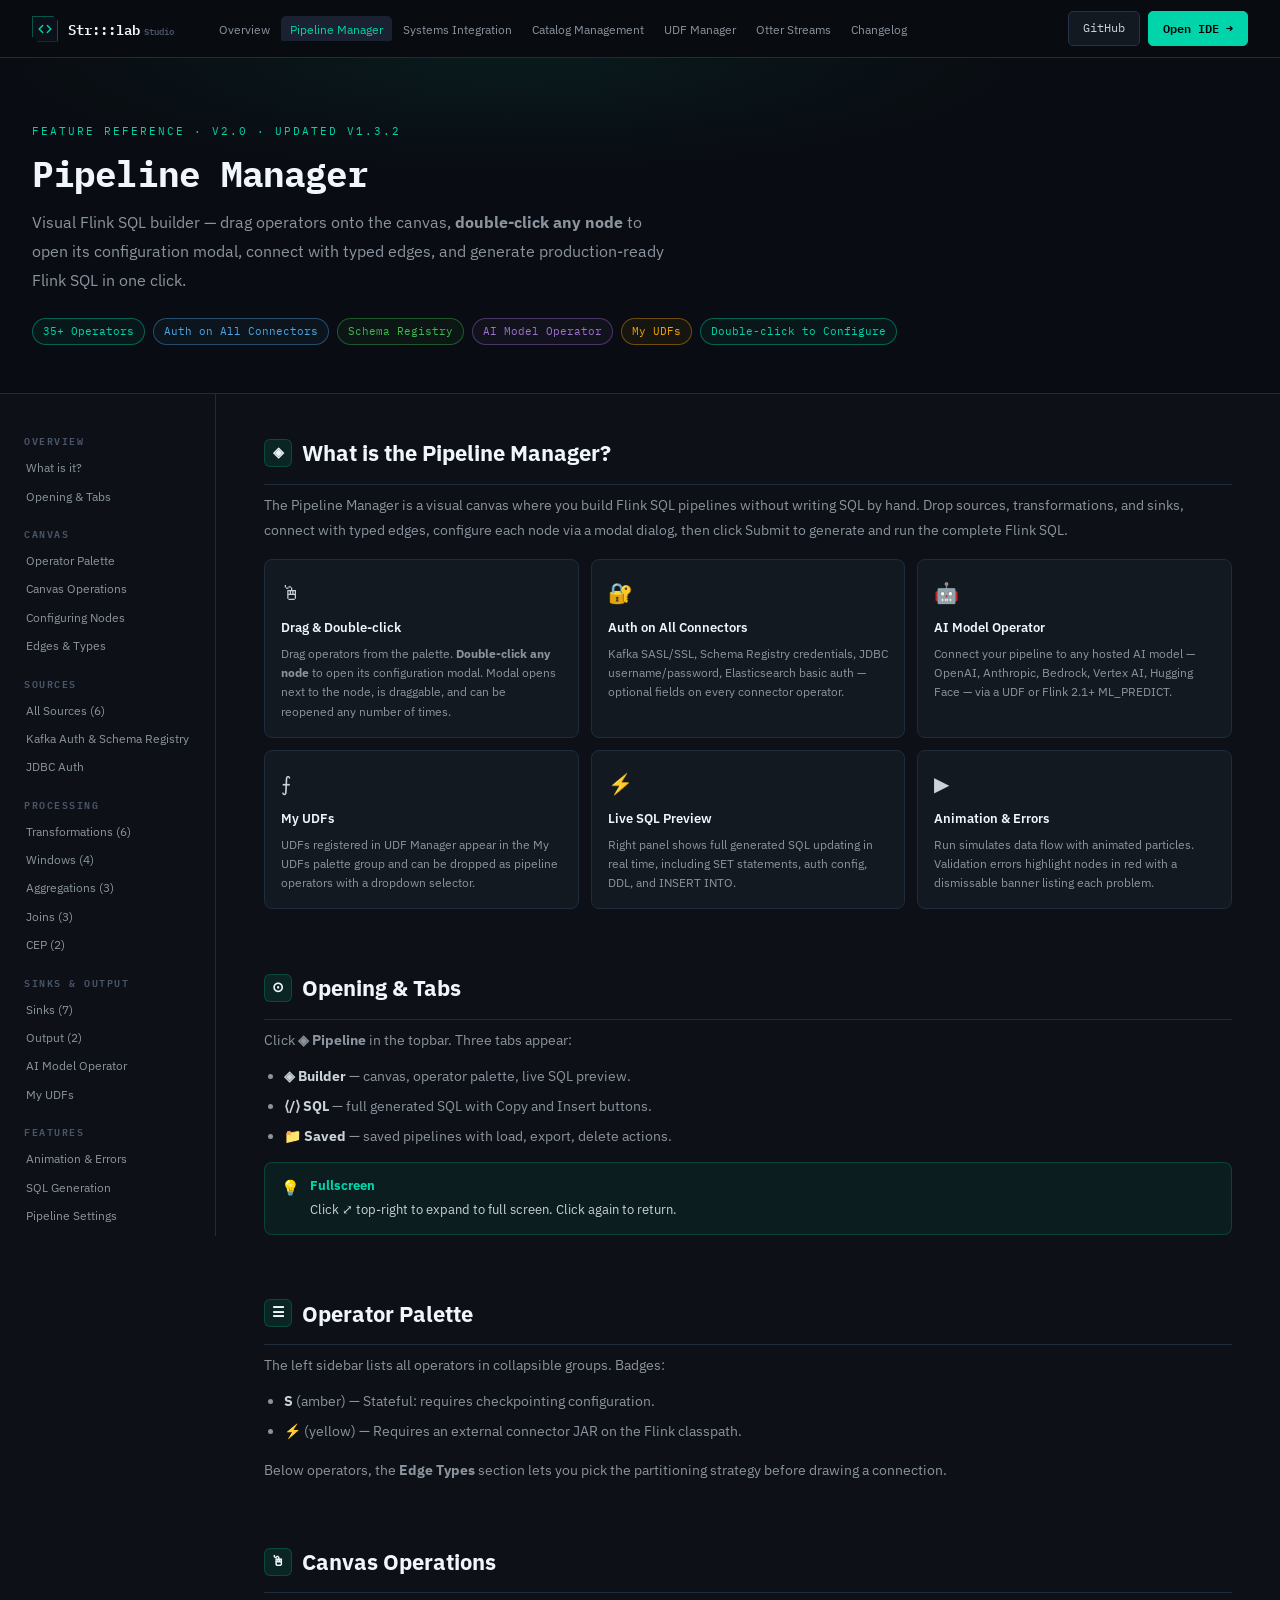
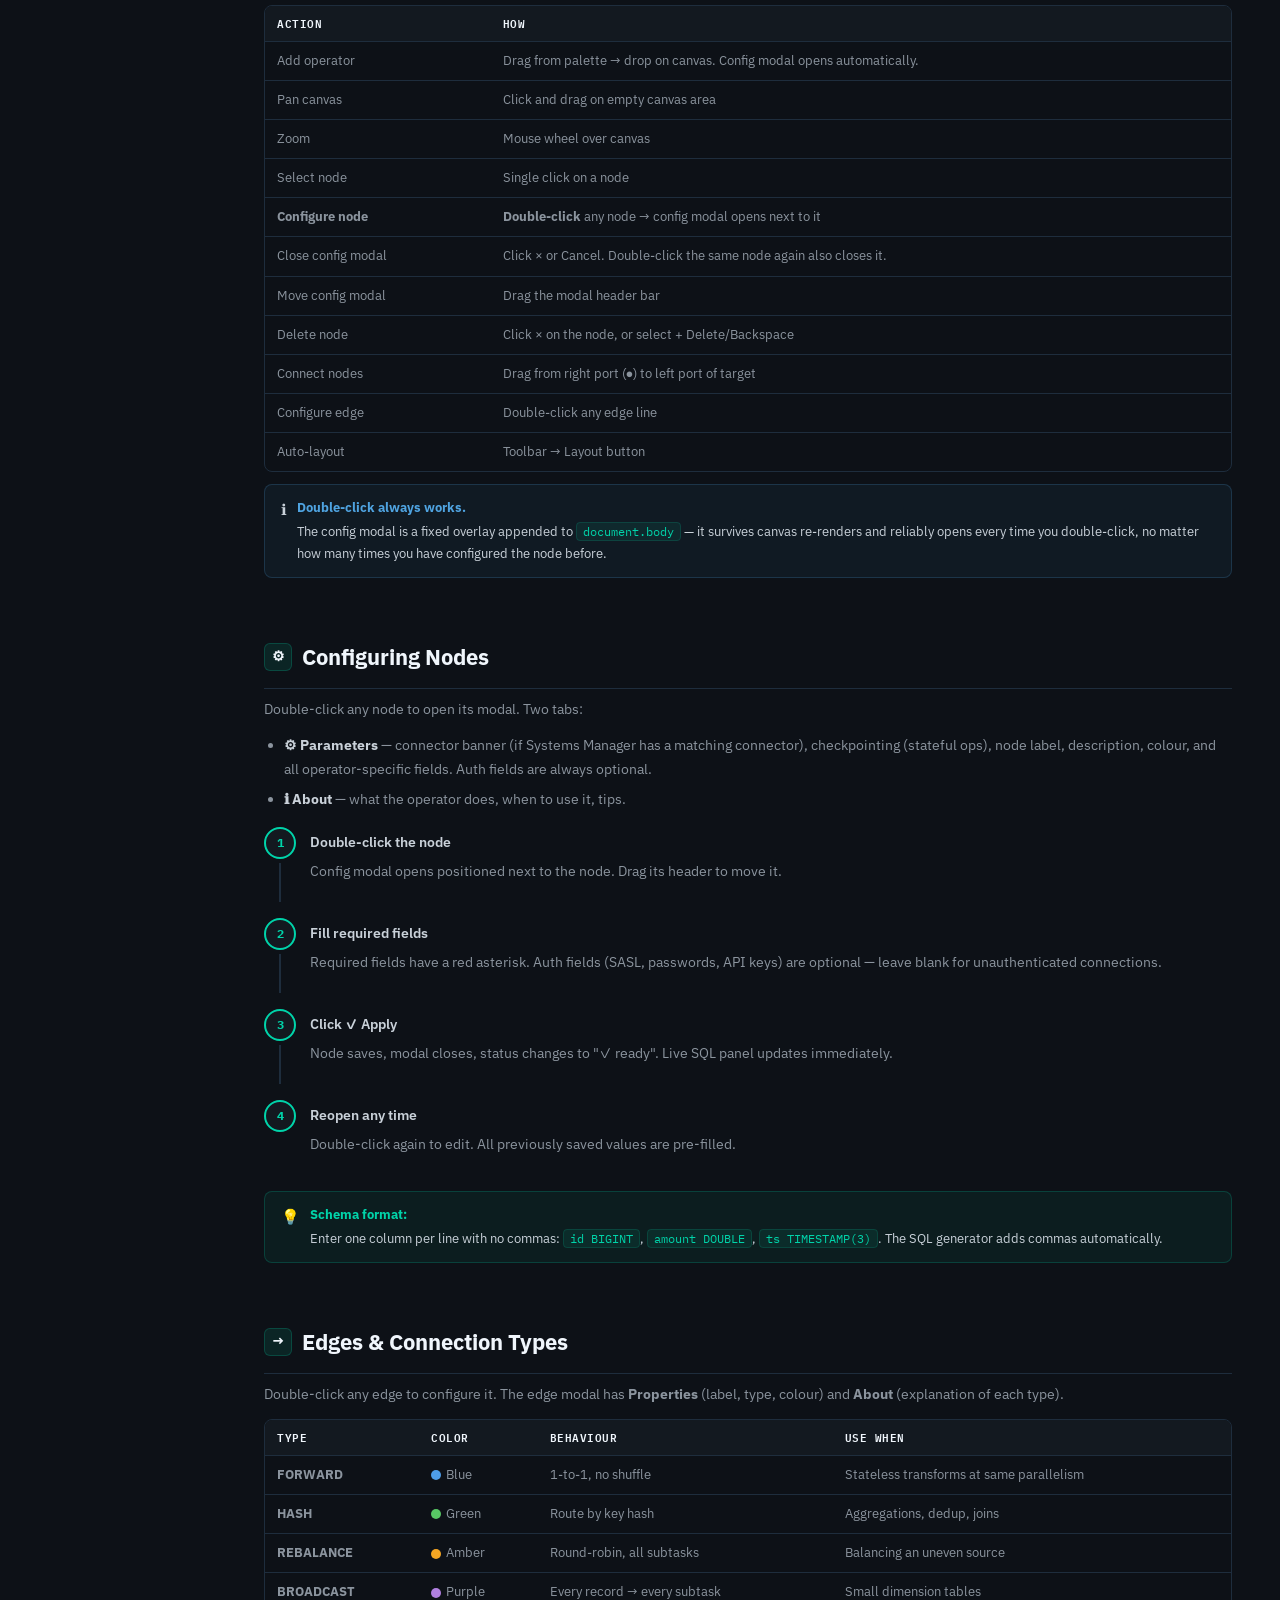
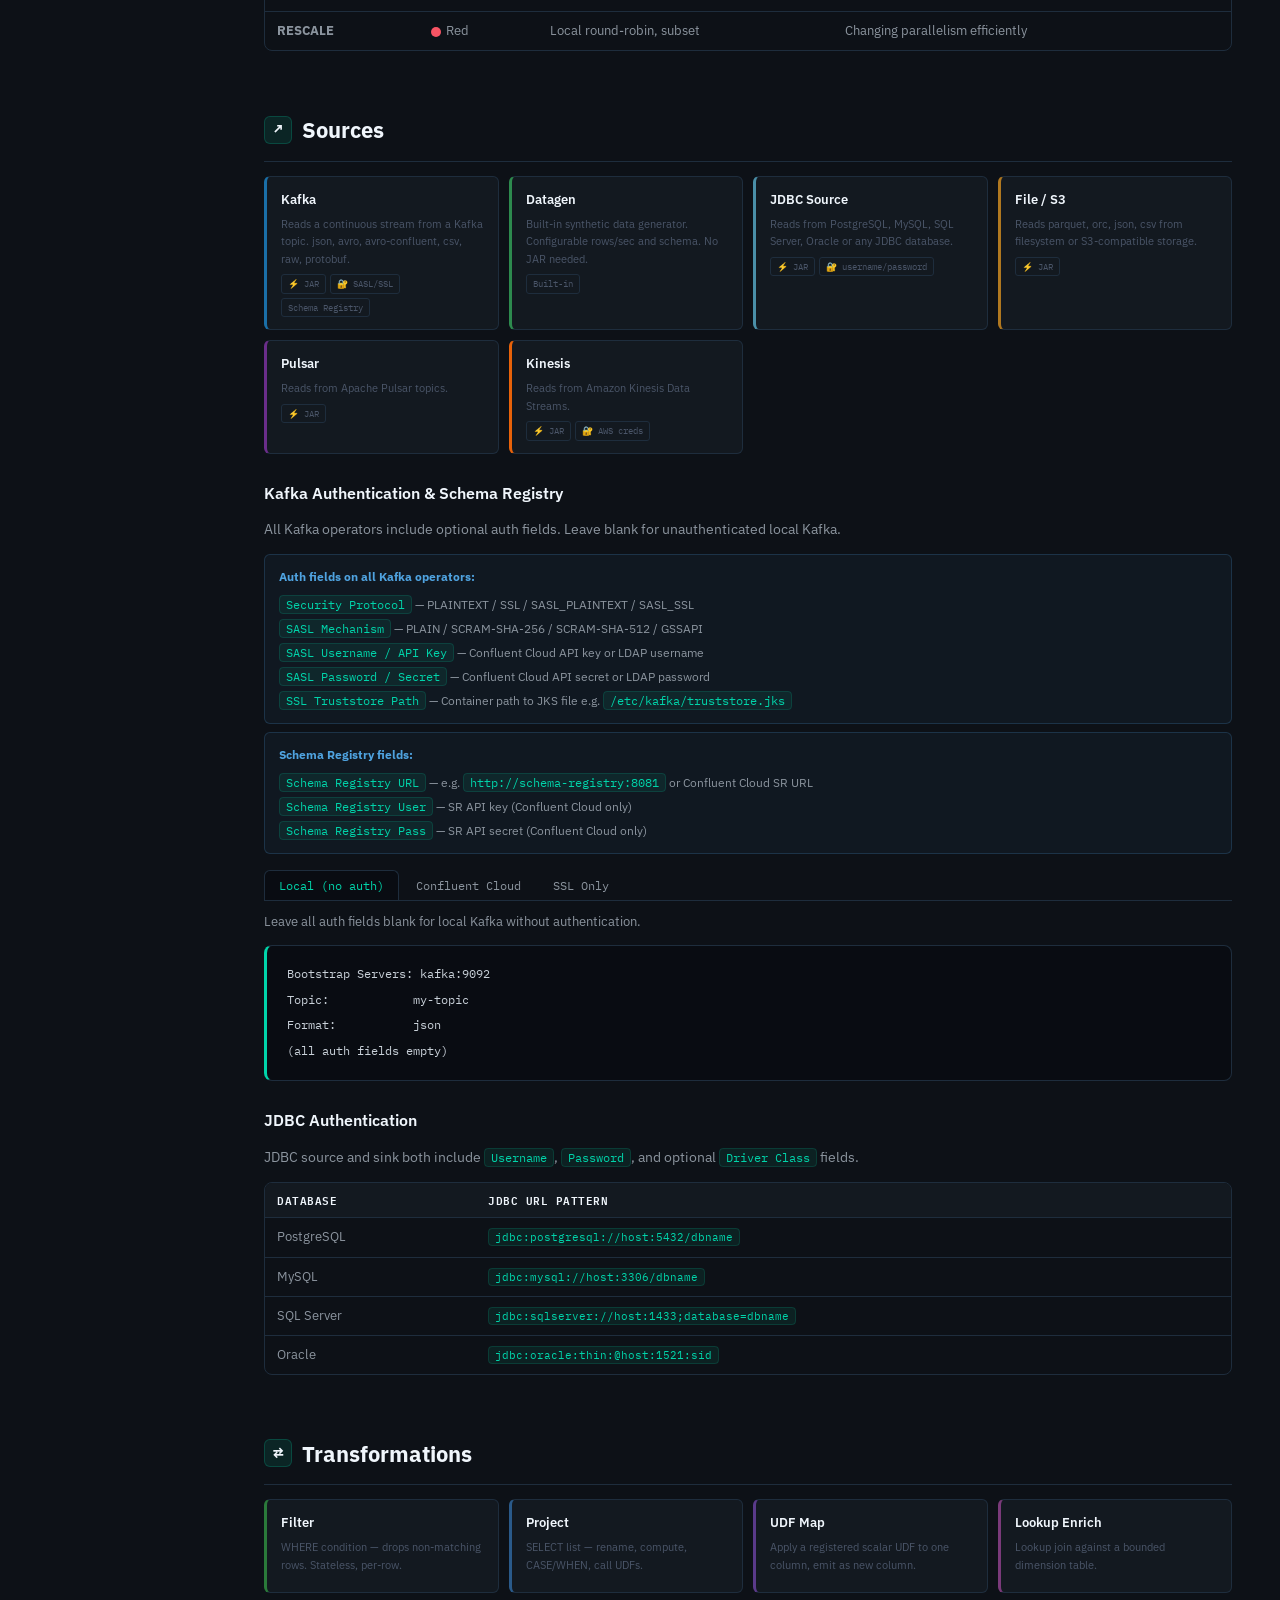
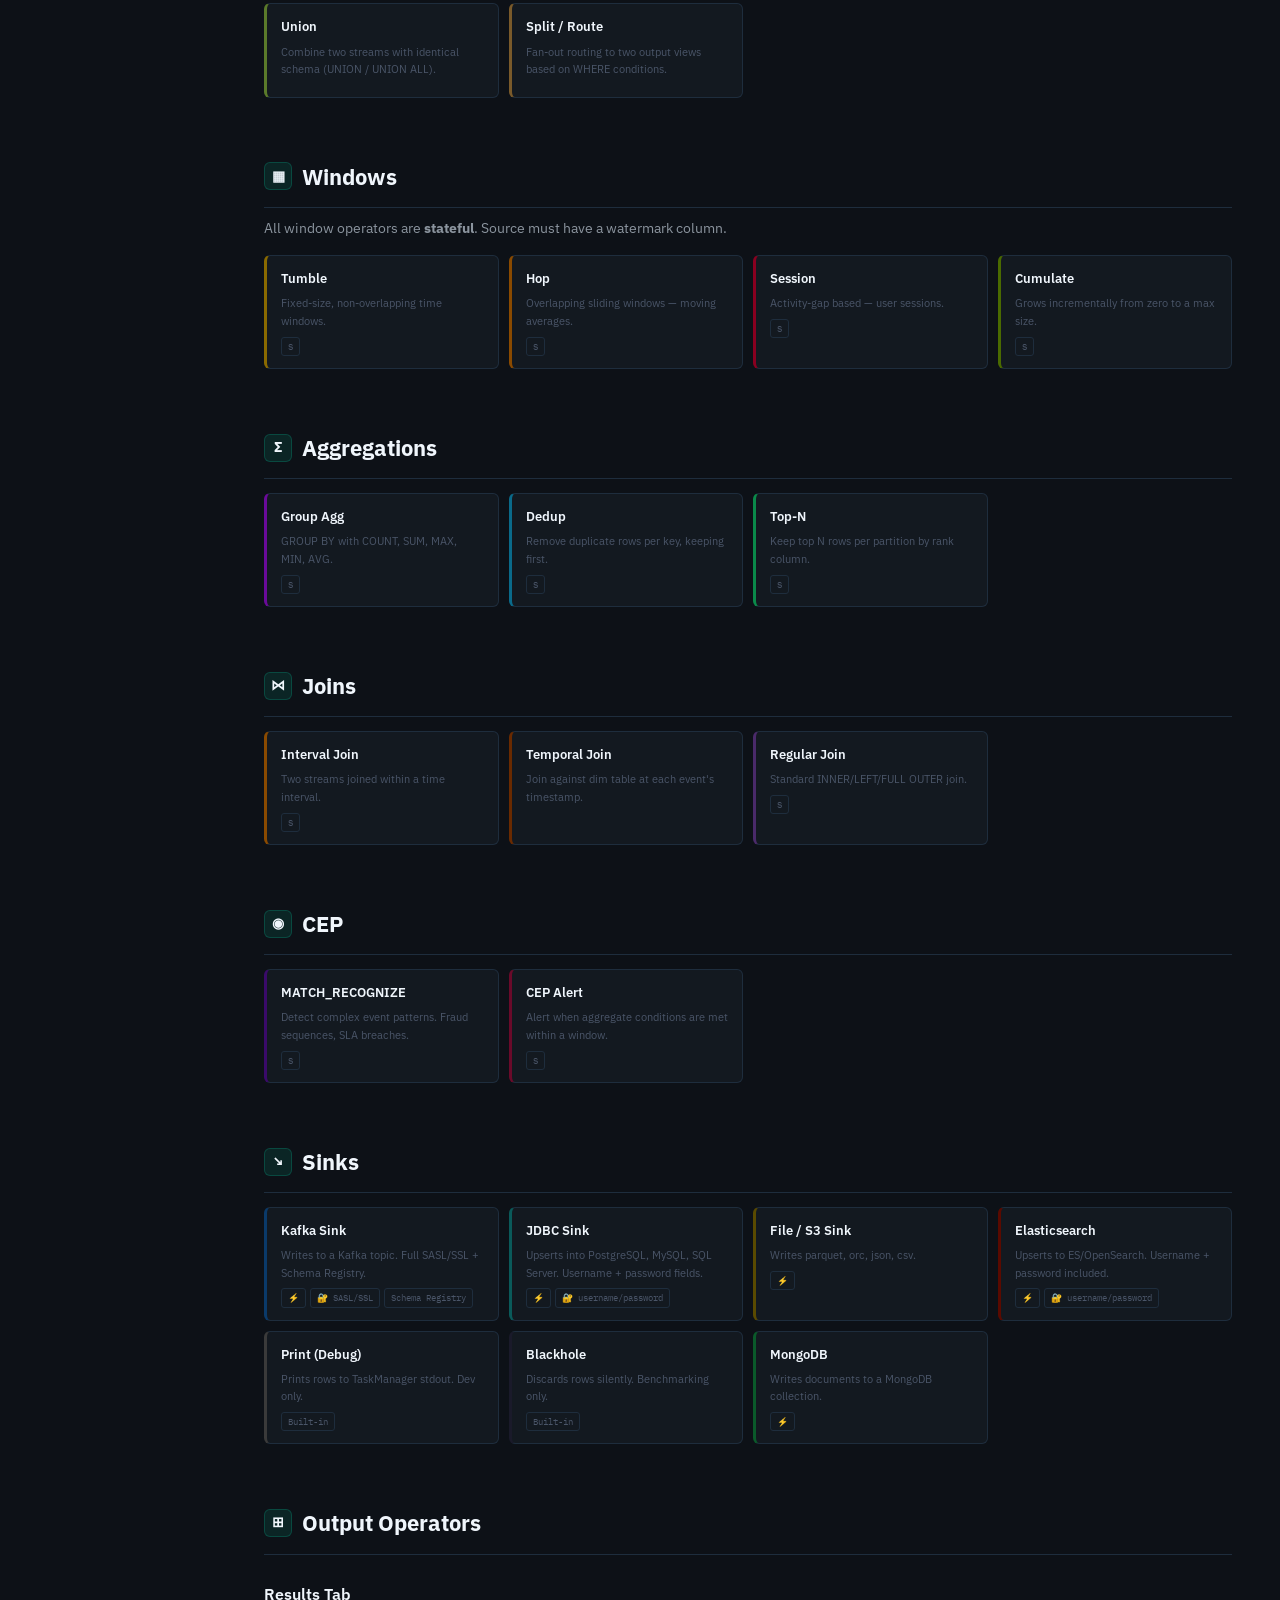
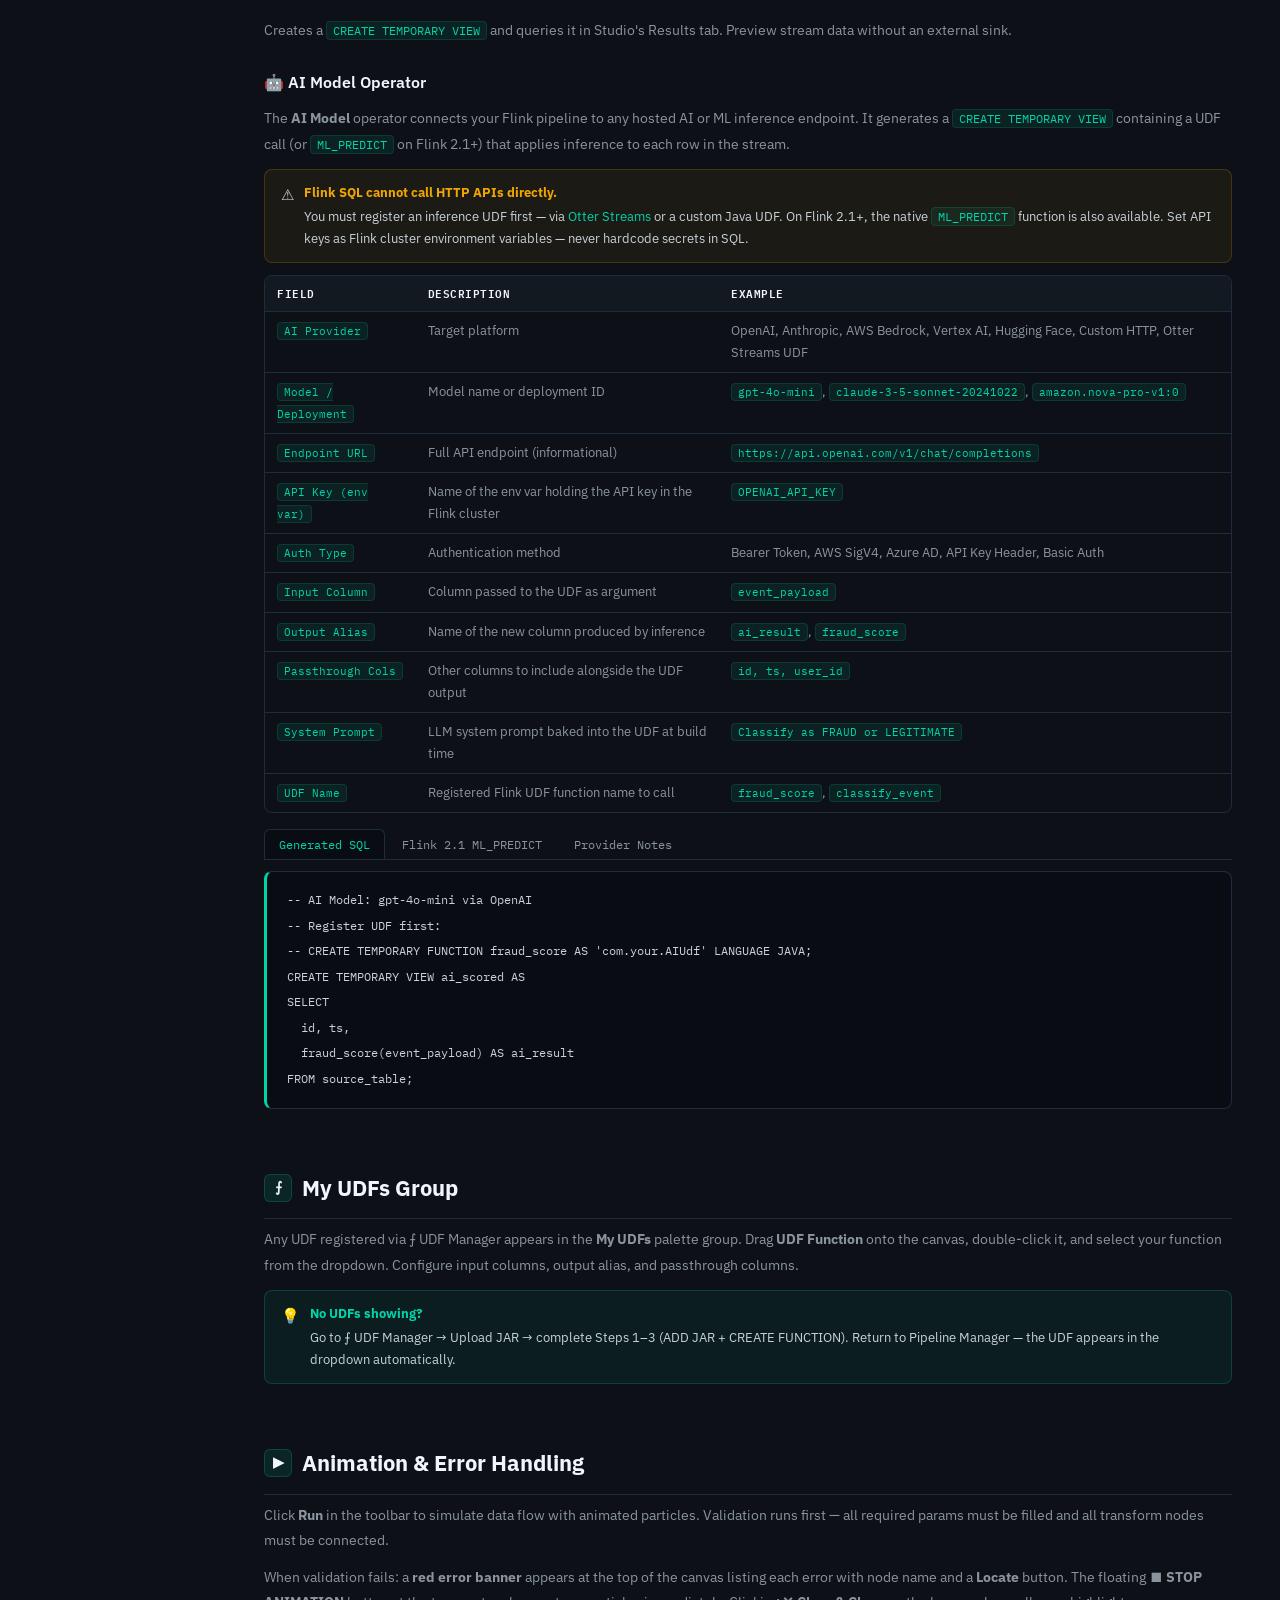
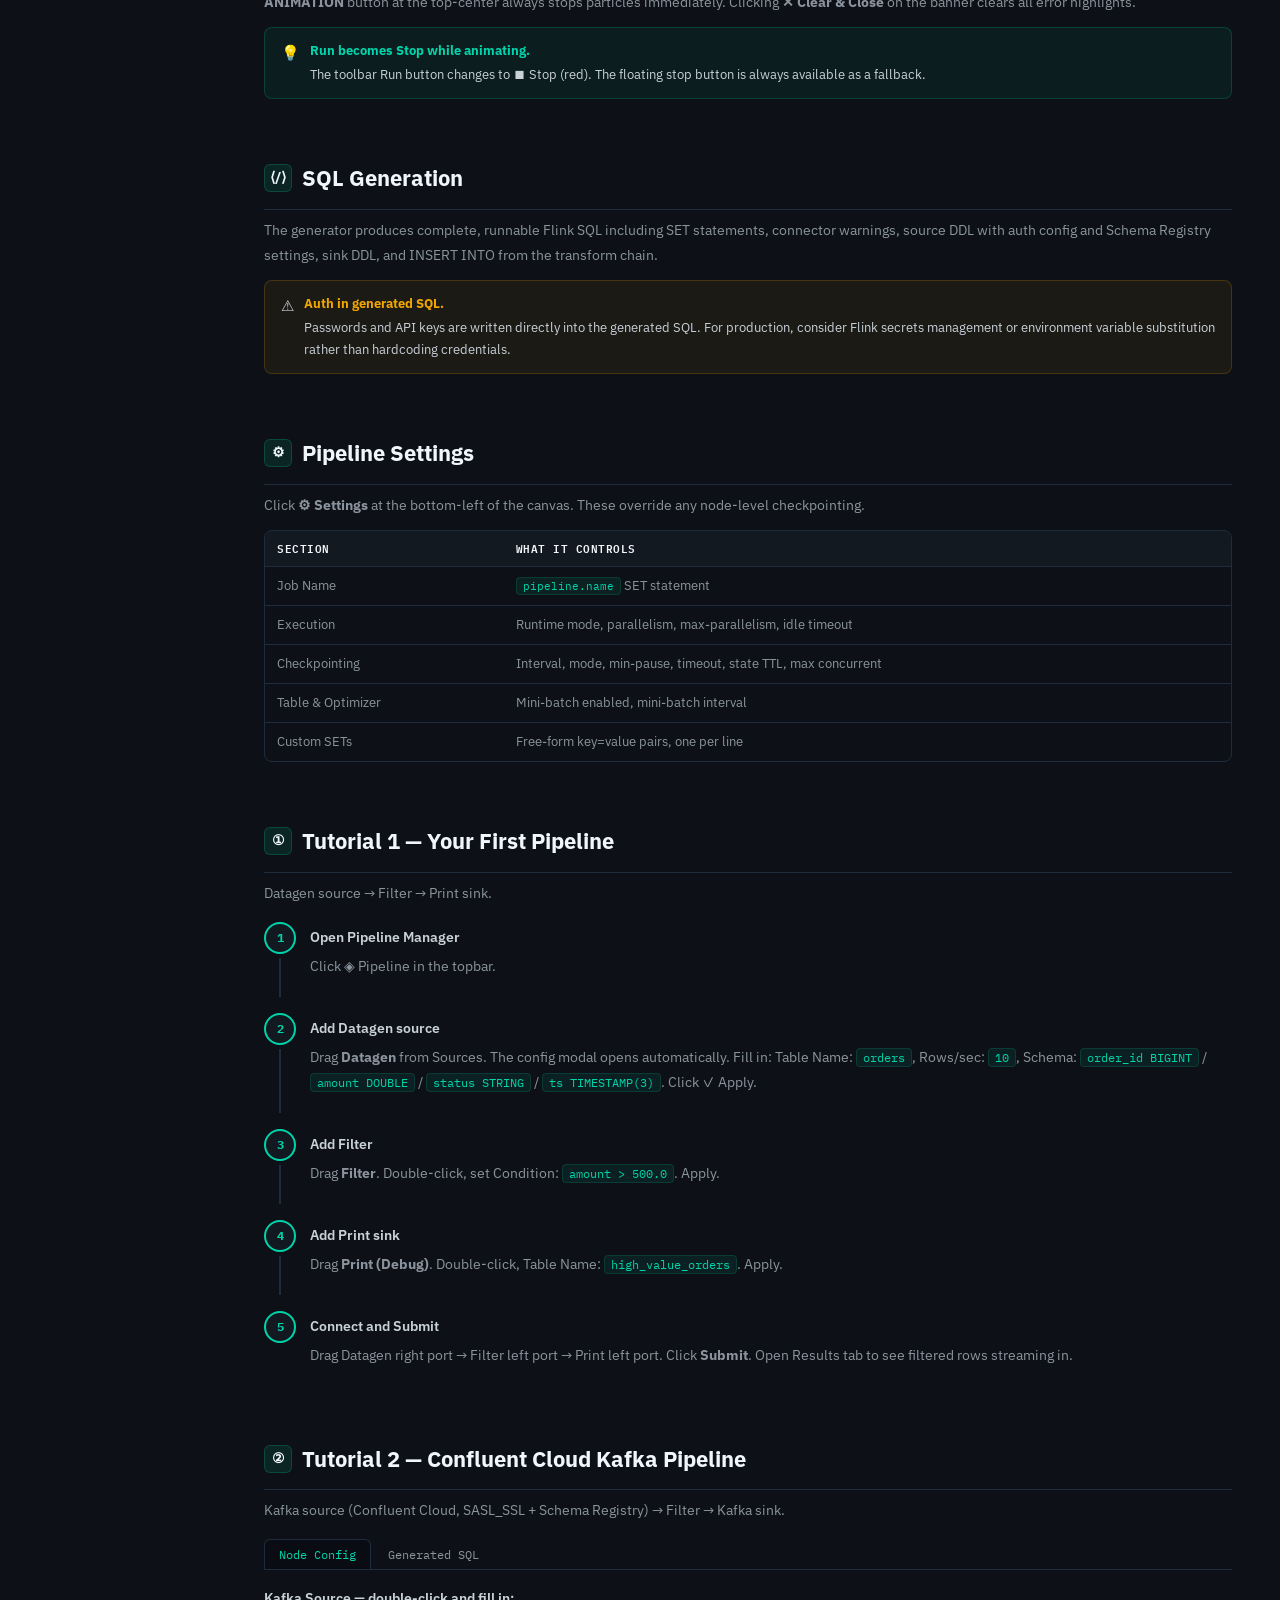
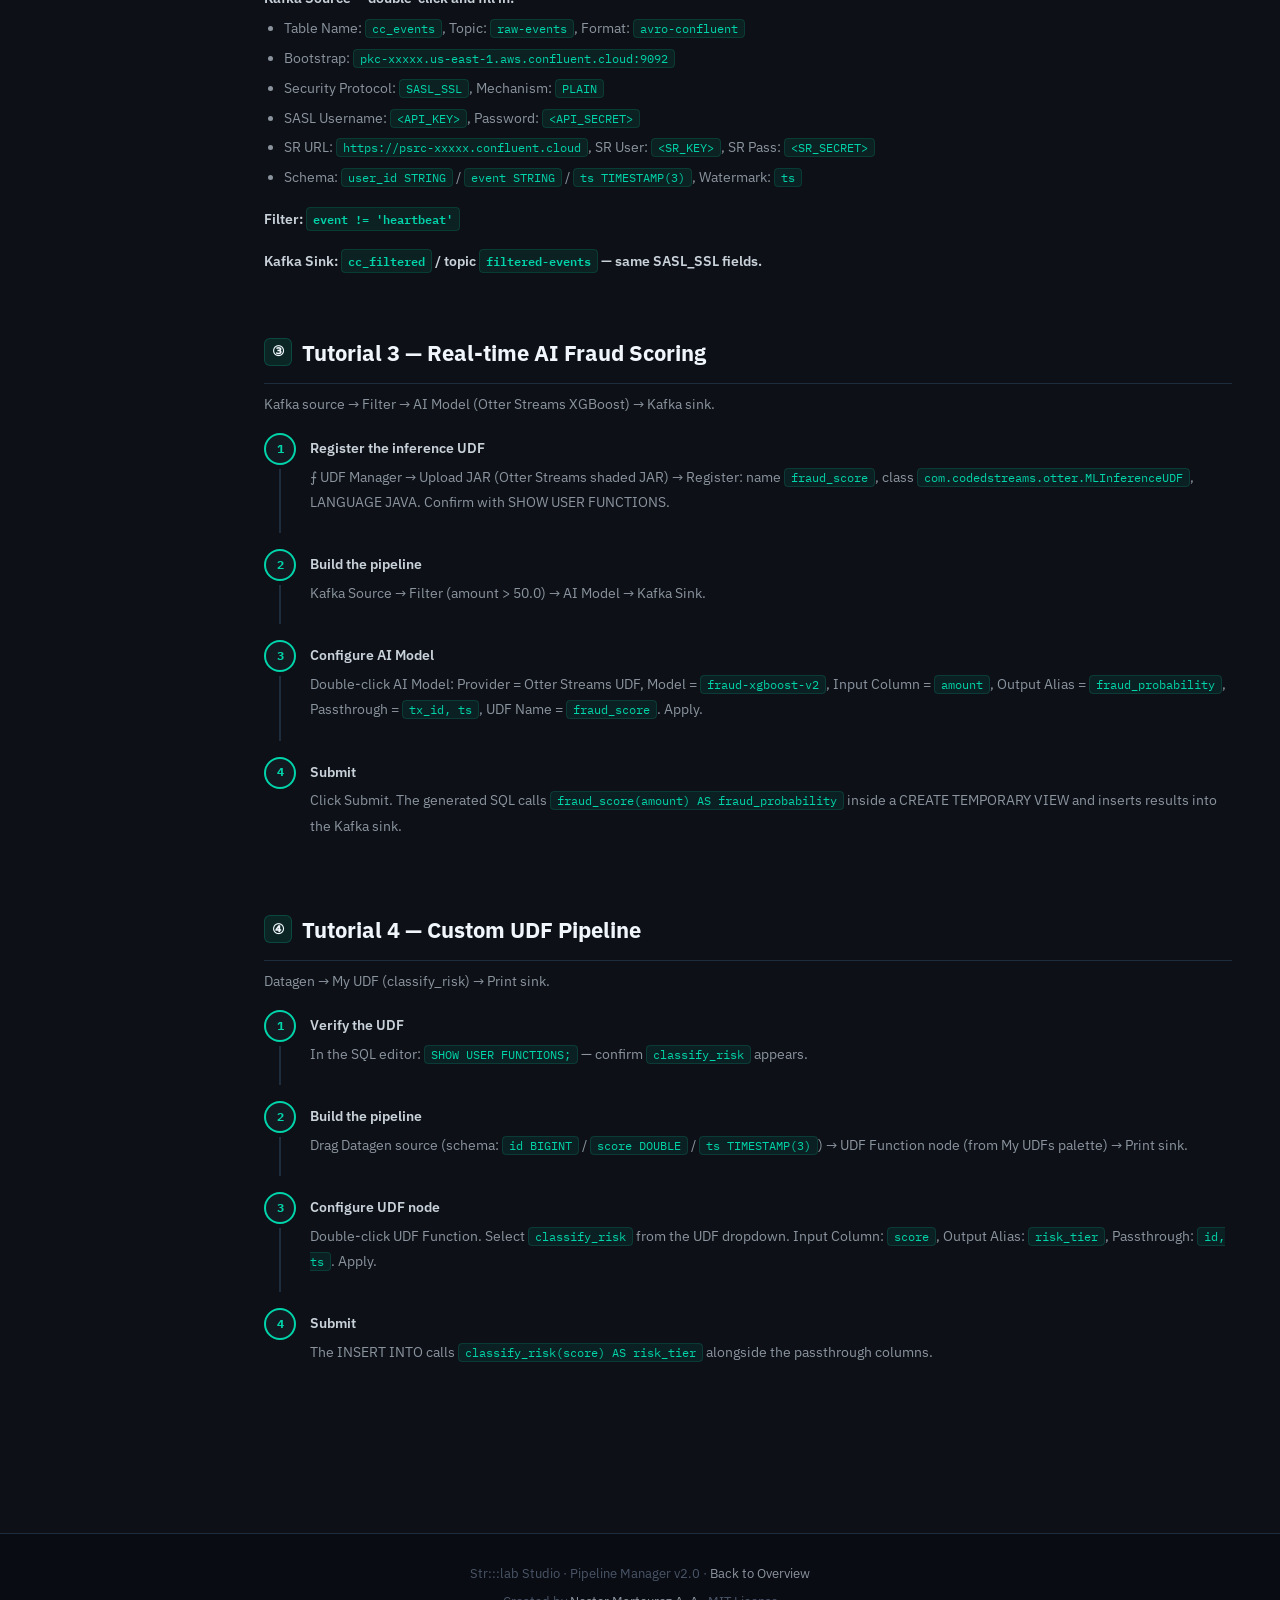
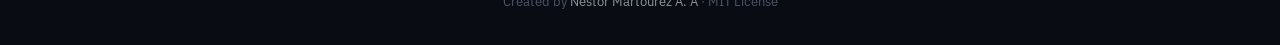
<file: docs/docs-pipeline.html>
<!DOCTYPE html>
<html lang="en">
<head>
    <meta charset="UTF-8">
    <meta name="viewport" content="width=device-width, initial-scale=1.0">
    <title>Str:::lab Studio — Pipeline Manager v2.0</title>
    <link rel="icon" type="image/svg+xml" href="data:image/svg+xml,%3Csvg xmlns='http://www.w3.org/2000/svg' viewBox='0 0 32 32'%3E%3Crect width='32' height='32' rx='6' fill='%23090c12'/%3E%3Cpolyline points='20 24 28 16 20 8' fill='none' stroke='%2300d4aa' stroke-width='3' stroke-linecap='round' stroke-linejoin='round'/%3E%3Cpolyline points='12 8 4 16 12 24' fill='none' stroke='%2300d4aa' stroke-width='3' stroke-linecap='round' stroke-linejoin='round'/%3E%3C/svg%3E">
    <link rel="preconnect" href="https://fonts.googleapis.com">
    <link href="https://fonts.googleapis.com/css2?family=IBM+Plex+Mono:wght@400;500;600&family=IBM+Plex+Sans:wght@300;400;500;600;700&display=swap" rel="stylesheet">
    <style>
        :root{--bg0:#090c12;--bg1:#0d1117;--bg2:#131920;--bg3:#1a2130;--border:#1e2d3d;--border2:#253348;--accent:#00d4aa;--accent3:#7ee8d0;--blue:#4fa3e0;--purple:#9b72cf;--orange:#f0a500;--red:#e05c5c;--green:#3fb950;--yellow:#f0a500;--text0:#f0f6fc;--text1:#c9d1d9;--text2:#8b949e;--text3:#4a5568;--mono:'IBM Plex Mono',monospace;--sans:'IBM Plex Sans',sans-serif;--radius:8px;--nav-h:58px;}
        *{box-sizing:border-box;margin:0;padding:0}html{scroll-behavior:smooth}body{font-family:var(--sans);background:var(--bg1);color:var(--text1);line-height:1.7;font-size:15px}a{color:var(--accent);text-decoration:none}a:hover{color:var(--accent3);text-decoration:underline}::-webkit-scrollbar{width:6px}::-webkit-scrollbar-track{background:var(--bg1)}::-webkit-scrollbar-thumb{background:var(--border2);border-radius:3px}
        .nav{position:sticky;top:0;z-index:100;height:var(--nav-h);background:rgba(9,12,18,0.94);backdrop-filter:blur(12px);border-bottom:1px solid var(--border);display:flex;align-items:center;padding:0 32px;gap:0}
        .nav-logo{display:flex;align-items:center;gap:10px;margin-right:36px;flex-shrink:0;text-decoration:none}.logo-mark{width:26px;height:26px;background:#0c1018;border:1px solid rgba(0,212,170,0.35);clip-path:polygon(0 0,80% 0,100% 20%,100% 100%,20% 100%,0 80%);display:flex;align-items:center;justify-content:center}.logo-text{font-family:var(--mono);font-size:14px;font-weight:600;color:var(--text0)}.logo-ver{font-size:9px;color:var(--text3);margin-left:4px}
        .nav-links{display:flex;align-items:center;gap:2px;list-style:none;flex:1;overflow-x:auto}.nav-links a{font-size:12px;color:var(--text2);padding:6px 9px;border-radius:5px;white-space:nowrap;transition:all .15s}.nav-links a:hover,.nav-links a.active{color:var(--text0);background:var(--bg3);text-decoration:none}.nav-links a.active{color:var(--accent)}
        .nav-right{display:flex;align-items:center;gap:8px;margin-left:auto;flex-shrink:0}.nav-btn{font-family:var(--mono);font-size:12px;padding:6px 14px;border-radius:5px;border:1px solid var(--border2);background:var(--bg2);color:var(--text1);text-decoration:none;display:flex;align-items:center;gap:5px}.nav-btn.primary{background:var(--accent);color:#000;border-color:var(--accent);font-weight:600}
        .hero{background:var(--bg0);padding:64px 32px 48px;border-bottom:1px solid var(--border);position:relative;overflow:hidden}.hero::before{content:'';position:absolute;inset:0;background:radial-gradient(ellipse 60% 50% at 40% 0%,rgba(0,212,170,0.07),transparent 70%);pointer-events:none}
        .hero-eyebrow{font-family:var(--mono);font-size:11px;color:var(--accent);letter-spacing:2px;text-transform:uppercase;margin-bottom:12px}.hero-title{font-family:var(--mono);font-size:36px;font-weight:700;color:var(--text0);letter-spacing:-1px;line-height:1.15;margin-bottom:14px}.hero-sub{font-size:16px;color:var(--text2);max-width:640px;line-height:1.8;margin-bottom:24px}
        .hero-badges{display:flex;gap:8px;flex-wrap:wrap}.badge{display:inline-flex;align-items:center;padding:3px 10px;border-radius:20px;font-size:11px;font-family:var(--mono)}.badge.teal{border:1px solid rgba(0,212,170,0.4);color:var(--accent);background:rgba(0,212,170,0.06)}.badge.blue{border:1px solid rgba(79,163,224,0.4);color:var(--blue);background:rgba(79,163,224,0.06)}.badge.green{border:1px solid rgba(63,185,80,0.4);color:var(--green);background:rgba(63,185,80,0.06)}.badge.yellow{border:1px solid rgba(240,165,0,0.4);color:var(--yellow);background:rgba(240,165,0,0.06)}.badge.purple{border:1px solid rgba(155,114,207,0.4);color:var(--purple);background:rgba(155,114,207,0.06)}
        .page{display:flex;max-width:1280px;margin:0 auto}
        .toc{width:216px;flex-shrink:0;position:sticky;top:var(--nav-h);height:calc(100vh - var(--nav-h));overflow-y:auto;padding:24px 0 24px 16px;border-right:1px solid var(--border)}.toc-label{font-size:10px;font-family:var(--mono);font-weight:600;color:var(--text3);letter-spacing:1.5px;text-transform:uppercase;padding:0 8px;margin-bottom:5px;display:block;margin-top:14px}.toc a{display:block;font-size:12px;color:var(--text2);padding:4px 8px;border-radius:4px;border-left:2px solid transparent;transition:all .12s}.toc a:hover{color:var(--text0);text-decoration:none}.toc a.active{color:var(--accent);border-left-color:var(--accent);background:rgba(0,212,170,0.05)}
        .content{flex:1;min-width:0;padding:40px 48px 96px}.doc-section{margin-bottom:60px}
        h2{font-size:22px;font-weight:700;color:var(--text0);margin-bottom:8px;padding-bottom:12px;border-bottom:1px solid var(--border);display:flex;align-items:center;gap:10px}
        .si{width:28px;height:28px;border-radius:6px;background:rgba(0,212,170,0.1);border:1px solid rgba(0,212,170,0.2);display:inline-flex;align-items:center;justify-content:center;font-size:14px;flex-shrink:0}
        h3{font-size:16px;font-weight:600;color:var(--text0);margin:26px 0 10px}h4{font-size:14px;font-weight:600;color:var(--text1);margin:18px 0 6px}
        p{color:var(--text2);margin-bottom:12px;font-size:14px;line-height:1.8}
        ul.doc-ul{margin:6px 0 14px 20px}ul.doc-ul li{font-size:14px;color:var(--text2);margin-bottom:6px;line-height:1.7}ul.doc-ul li strong{color:var(--text1)}
        code{font-family:var(--mono);font-size:12px;color:var(--accent);background:rgba(0,212,170,0.08);border:1px solid rgba(0,212,170,0.15);padding:1px 6px;border-radius:4px}
        pre{background:var(--bg0);border:1px solid var(--border);border-left:3px solid var(--accent);border-radius:var(--radius);padding:16px 20px;overflow-x:auto;margin:12px 0}pre code{background:none;border:none;padding:0;font-size:12px;color:var(--text1);line-height:1.7}
        .callout{border-radius:var(--radius);padding:12px 16px;margin:12px 0;font-size:13px;line-height:1.7;display:flex;gap:10px}.callout-icon{font-size:15px;flex-shrink:0}.callout-body{flex:1}.callout-body strong{display:block;margin-bottom:2px}.callout.tip{background:rgba(0,212,170,0.06);border:1px solid rgba(0,212,170,0.2)}.callout.tip strong{color:var(--accent)}.callout.warn{background:rgba(240,165,0,0.06);border:1px solid rgba(240,165,0,0.2)}.callout.warn strong{color:var(--orange)}.callout.info{background:rgba(79,163,224,0.06);border:1px solid rgba(79,163,224,0.2)}.callout.info strong{color:var(--blue)}.callout.danger{background:rgba(224,92,92,0.06);border:1px solid rgba(224,92,92,0.2)}.callout.danger strong{color:var(--red)}
        .feature-grid{display:grid;grid-template-columns:repeat(auto-fill,minmax(240px,1fr));gap:12px;margin:16px 0}.feature-card{background:var(--bg2);border:1px solid var(--border);border-radius:var(--radius);padding:16px;position:relative;overflow:hidden}.feature-card::before{content:'';position:absolute;top:0;left:0;right:0;height:2px;background:linear-gradient(90deg,var(--accent),transparent);opacity:0;transition:opacity .15s}.feature-card:hover::before{opacity:1}.fci{font-size:20px;margin-bottom:7px;display:block}.feature-card h3{margin:0 0 5px;color:var(--text0);font-size:13px}.feature-card p{font-size:12px;margin:0;color:var(--text2);line-height:1.6}
        .table-wrap{overflow-x:auto;margin:12px 0;border-radius:var(--radius);border:1px solid var(--border)}table{width:100%;border-collapse:collapse;font-size:13px}thead tr{background:var(--bg2)}th{text-align:left;padding:8px 12px;color:var(--text0);font-weight:600;font-family:var(--mono);font-size:11px;letter-spacing:.5px;text-transform:uppercase;border-bottom:1px solid var(--border)}td{padding:8px 12px;border-bottom:1px solid var(--border);color:var(--text2);vertical-align:top}tr:last-child td{border-bottom:none}td code{font-size:11px}
        .steps{margin:16px 0}.step{display:flex;gap:14px;margin-bottom:22px;position:relative}.step::before{content:'';position:absolute;left:15px;top:36px;width:2px;bottom:-6px;background:var(--border)}.step:last-child::before{display:none}.step-num{width:32px;height:32px;border-radius:50%;background:var(--bg2);border:2px solid var(--accent);display:flex;align-items:center;justify-content:center;font-family:var(--mono);font-size:12px;font-weight:700;color:var(--accent);flex-shrink:0;z-index:1}.step-body{flex:1;padding-top:4px}.step-body h4{margin:0 0 4px}
        .op-grid{display:grid;grid-template-columns:repeat(auto-fill,minmax(210px,1fr));gap:10px;margin:14px 0}.op-card{background:var(--bg2);border:1px solid var(--border);border-radius:6px;padding:12px 14px;border-left:3px solid}.op-card h4{margin:0 0 5px;font-size:13px;color:var(--text0)}.op-card p{font-size:11px;color:var(--text3);margin:0 0 6px;line-height:1.6}.op-card .tags{display:flex;gap:4px;flex-wrap:wrap}.op-card .tag{font-size:9px;font-family:var(--mono);padding:1px 6px;border-radius:3px;border:1px solid var(--border);color:var(--text3)}
        .auth-box{background:rgba(79,163,224,0.05);border:1px solid rgba(79,163,224,0.2);border-radius:6px;padding:10px 14px;margin:8px 0;font-size:12px;color:var(--text2);line-height:2}.auth-box strong{color:var(--blue);display:block;margin-bottom:4px}
        .tab-group{margin:16px 0}.tab-nav{display:flex;gap:2px;border-bottom:1px solid var(--border);margin-bottom:-1px}.tab-btn{font-family:var(--mono);font-size:12px;padding:7px 14px;border-radius:6px 6px 0 0;border:1px solid transparent;border-bottom:none;background:transparent;color:var(--text2);cursor:pointer}.tab-btn.active{background:var(--bg0);border-color:var(--border);color:var(--accent);border-bottom-color:var(--bg0)}.tab-pane{display:none}.tab-pane.active{display:block}
        .color-dot{display:inline-block;width:10px;height:10px;border-radius:50%;margin-right:5px;vertical-align:middle}
        footer{border-top:1px solid var(--border);background:var(--bg0);padding:28px 32px;text-align:center}footer p{font-size:13px;color:var(--text3);margin-bottom:4px}footer a{color:var(--text2)}
        @media(max-width:900px){.toc{display:none}.content{padding:24px 16px 64px}.hero-title{font-size:26px}}
    </style>
</head>
<body>
<nav class="nav">
    <a href="index.html" class="nav-logo">
        <div class="logo-mark"><svg width="14" height="14" viewBox="0 0 24 24" fill="none" stroke="#00d4aa" stroke-width="2.5" stroke-linecap="round" stroke-linejoin="round"><polyline points="16 18 22 12 16 6"/><polyline points="8 6 2 12 8 18"/></svg></div>
        <span class="logo-text">Str:::lab<span class="logo-ver">Studio</span></span>
    </a>
    <ul class="nav-links">
        <li><a href="index.html">Overview</a></li>
        <li><a href="docs-pipeline.html" class="active">Pipeline Manager</a></li>
        <li><a href="docs-systems.html">Systems Integration</a></li>
        <li><a href="docs-catalog.html">Catalog Management</a></li>
        <li><a href="index.html#udf-manager">UDF Manager</a></li>
        <li><a href="index.html#otter-streams">Otter Streams</a></li>
        <li><a href="index.html#changelog">Changelog</a></li>
    </ul>
    <div class="nav-right">
        <a href="https://github.com/coded-streams/strlabstudio" target="_blank" class="nav-btn">GitHub</a>
        <a href="../studio/index.html" target="_blank" class="nav-btn primary">Open IDE →</a>
    </div>
</nav>

<div class="hero">
    <div class="hero-eyebrow">Feature Reference · v2.0 · Updated v1.3.2</div>
    <h1 class="hero-title">Pipeline Manager</h1>
    <p class="hero-sub">Visual Flink SQL builder — drag operators onto the canvas, <strong>double-click any node</strong> to open its configuration modal, connect with typed edges, and generate production-ready Flink SQL in one click.</p>
    <div class="hero-badges">
        <span class="badge teal">35+ Operators</span>
        <span class="badge blue">Auth on All Connectors</span>
        <span class="badge green">Schema Registry</span>
        <span class="badge purple">AI Model Operator</span>
        <span class="badge yellow">My UDFs</span>
        <span class="badge teal">Double-click to Configure</span>
    </div>
</div>

<div class="page">
    <aside class="toc">
        <span class="toc-label">Overview</span>
        <a href="#overview">What is it?</a>
        <a href="#opening">Opening &amp; Tabs</a>
        <span class="toc-label">Canvas</span>
        <a href="#palette">Operator Palette</a>
        <a href="#canvas-ops">Canvas Operations</a>
        <a href="#configure">Configuring Nodes</a>
        <a href="#edges">Edges &amp; Types</a>
        <span class="toc-label">Sources</span>
        <a href="#sources">All Sources (6)</a>
        <a href="#auth-kafka">Kafka Auth &amp; Schema Registry</a>
        <a href="#auth-jdbc">JDBC Auth</a>
        <span class="toc-label">Processing</span>
        <a href="#transforms">Transformations (6)</a>
        <a href="#windows">Windows (4)</a>
        <a href="#aggregations">Aggregations (3)</a>
        <a href="#joins">Joins (3)</a>
        <a href="#cep">CEP (2)</a>
        <span class="toc-label">Sinks &amp; Output</span>
        <a href="#sinks">Sinks (7)</a>
        <a href="#output">Output (2)</a>
        <a href="#ai-model">AI Model Operator</a>
        <a href="#my-udfs">My UDFs</a>
        <span class="toc-label">Features</span>
        <a href="#animation">Animation &amp; Errors</a>
        <a href="#sql-generation">SQL Generation</a>
        <a href="#settings">Pipeline Settings</a>
        <span class="toc-label">Tutorials</span>
        <a href="#tutorial-1">1 — First Pipeline</a>
        <a href="#tutorial-2">2 — Confluent Cloud</a>
        <a href="#tutorial-3">3 — AI Fraud Scoring</a>
        <a href="#tutorial-4">4 — UDF Pipeline</a>
    </aside>

    <main class="content">

        <section class="doc-section" id="overview">
            <h2><span class="si">◈</span> What is the Pipeline Manager?</h2>
            <p>The Pipeline Manager is a visual canvas where you build Flink SQL pipelines without writing SQL by hand. Drop sources, transformations, and sinks, connect with typed edges, configure each node via a modal dialog, then click Submit to generate and run the complete Flink SQL.</p>
            <div class="feature-grid">
                <div class="feature-card"><span class="fci">🖱</span><h3>Drag &amp; Double-click</h3><p>Drag operators from the palette. <strong>Double-click any node</strong> to open its configuration modal. Modal opens next to the node, is draggable, and can be reopened any number of times.</p></div>
                <div class="feature-card"><span class="fci">🔐</span><h3>Auth on All Connectors</h3><p>Kafka SASL/SSL, Schema Registry credentials, JDBC username/password, Elasticsearch basic auth — optional fields on every connector operator.</p></div>
                <div class="feature-card"><span class="fci">🤖</span><h3>AI Model Operator</h3><p>Connect your pipeline to any hosted AI model — OpenAI, Anthropic, Bedrock, Vertex AI, Hugging Face — via a UDF or Flink 2.1+ ML_PREDICT.</p></div>
                <div class="feature-card"><span class="fci">⨍</span><h3>My UDFs</h3><p>UDFs registered in UDF Manager appear in the My UDFs palette group and can be dropped as pipeline operators with a dropdown selector.</p></div>
                <div class="feature-card"><span class="fci">⚡</span><h3>Live SQL Preview</h3><p>Right panel shows full generated SQL updating in real time, including SET statements, auth config, DDL, and INSERT INTO.</p></div>
                <div class="feature-card"><span class="fci">▶</span><h3>Animation &amp; Errors</h3><p>Run simulates data flow with animated particles. Validation errors highlight nodes in red with a dismissable banner listing each problem.</p></div>
            </div>
        </section>

        <section class="doc-section" id="opening">
            <h2><span class="si">⊙</span> Opening &amp; Tabs</h2>
            <p>Click <strong>◈ Pipeline</strong> in the topbar. Three tabs appear:</p>
            <ul class="doc-ul">
                <li><strong>◈ Builder</strong> — canvas, operator palette, live SQL preview.</li>
                <li><strong>⟨/⟩ SQL</strong> — full generated SQL with Copy and Insert buttons.</li>
                <li><strong>📁 Saved</strong> — saved pipelines with load, export, delete actions.</li>
            </ul>
            <div class="callout tip"><span class="callout-icon">💡</span><div class="callout-body"><strong>Fullscreen</strong> Click ⤢ top-right to expand to full screen. Click again to return.</div></div>
        </section>

        <section class="doc-section" id="palette">
            <h2><span class="si">☰</span> Operator Palette</h2>
            <p>The left sidebar lists all operators in collapsible groups. Badges:</p>
            <ul class="doc-ul">
                <li><strong>S</strong> (amber) — Stateful: requires checkpointing configuration.</li>
                <li><strong>⚡</strong> (yellow) — Requires an external connector JAR on the Flink classpath.</li>
            </ul>
            <p>Below operators, the <strong>Edge Types</strong> section lets you pick the partitioning strategy before drawing a connection.</p>
        </section>

        <section class="doc-section" id="canvas-ops">
            <h2><span class="si">🖱</span> Canvas Operations</h2>
            <div class="table-wrap"><table><thead><tr><th>Action</th><th>How</th></tr></thead><tbody>
            <tr><td>Add operator</td><td>Drag from palette → drop on canvas. Config modal opens automatically.</td></tr>
            <tr><td>Pan canvas</td><td>Click and drag on empty canvas area</td></tr>
            <tr><td>Zoom</td><td>Mouse wheel over canvas</td></tr>
            <tr><td>Select node</td><td>Single click on a node</td></tr>
            <tr><td><strong>Configure node</strong></td><td><strong>Double-click</strong> any node → config modal opens next to it</td></tr>
            <tr><td>Close config modal</td><td>Click × or Cancel. Double-click the same node again also closes it.</td></tr>
            <tr><td>Move config modal</td><td>Drag the modal header bar</td></tr>
            <tr><td>Delete node</td><td>Click × on the node, or select + Delete/Backspace</td></tr>
            <tr><td>Connect nodes</td><td>Drag from right port (●) to left port of target</td></tr>
            <tr><td>Configure edge</td><td>Double-click any edge line</td></tr>
            <tr><td>Auto-layout</td><td>Toolbar → Layout button</td></tr>
            </tbody></table></div>
            <div class="callout info"><span class="callout-icon">ℹ</span><div class="callout-body"><strong>Double-click always works.</strong> The config modal is a fixed overlay appended to <code>document.body</code> — it survives canvas re-renders and reliably opens every time you double-click, no matter how many times you have configured the node before.</div></div>
        </section>

        <section class="doc-section" id="configure">
            <h2><span class="si">⚙</span> Configuring Nodes</h2>
            <p>Double-click any node to open its modal. Two tabs:</p>
            <ul class="doc-ul">
                <li><strong>⚙ Parameters</strong> — connector banner (if Systems Manager has a matching connector), checkpointing (stateful ops), node label, description, colour, and all operator-specific fields. Auth fields are always optional.</li>
                <li><strong>ℹ About</strong> — what the operator does, when to use it, tips.</li>
            </ul>
            <div class="steps">
                <div class="step"><div class="step-num">1</div><div class="step-body"><h4>Double-click the node</h4><p>Config modal opens positioned next to the node. Drag its header to move it.</p></div></div>
                <div class="step"><div class="step-num">2</div><div class="step-body"><h4>Fill required fields</h4><p>Required fields have a red asterisk. Auth fields (SASL, passwords, API keys) are optional — leave blank for unauthenticated connections.</p></div></div>
                <div class="step"><div class="step-num">3</div><div class="step-body"><h4>Click ✓ Apply</h4><p>Node saves, modal closes, status changes to "✓ ready". Live SQL panel updates immediately.</p></div></div>
                <div class="step"><div class="step-num">4</div><div class="step-body"><h4>Reopen any time</h4><p>Double-click again to edit. All previously saved values are pre-filled.</p></div></div>
            </div>
            <div class="callout tip"><span class="callout-icon">💡</span><div class="callout-body"><strong>Schema format:</strong> Enter one column per line with no commas: <code>id BIGINT</code>, <code>amount DOUBLE</code>, <code>ts TIMESTAMP(3)</code>. The SQL generator adds commas automatically.</div></div>
        </section>

        <section class="doc-section" id="edges">
            <h2><span class="si">→</span> Edges &amp; Connection Types</h2>
            <p>Double-click any edge to configure it. The edge modal has <strong>Properties</strong> (label, type, colour) and <strong>About</strong> (explanation of each type).</p>
            <div class="table-wrap"><table><thead><tr><th>Type</th><th>Color</th><th>Behaviour</th><th>Use when</th></tr></thead><tbody>
            <tr><td><strong>FORWARD</strong></td><td><span class="color-dot" style="background:#4e9de8"></span>Blue</td><td>1-to-1, no shuffle</td><td>Stateless transforms at same parallelism</td></tr>
            <tr><td><strong>HASH</strong></td><td><span class="color-dot" style="background:#57c764"></span>Green</td><td>Route by key hash</td><td>Aggregations, dedup, joins</td></tr>
            <tr><td><strong>REBALANCE</strong></td><td><span class="color-dot" style="background:#f5a623"></span>Amber</td><td>Round-robin, all subtasks</td><td>Balancing an uneven source</td></tr>
            <tr><td><strong>BROADCAST</strong></td><td><span class="color-dot" style="background:#b080e0"></span>Purple</td><td>Every record → every subtask</td><td>Small dimension tables</td></tr>
            <tr><td><strong>RESCALE</strong></td><td><span class="color-dot" style="background:#f75464"></span>Red</td><td>Local round-robin, subset</td><td>Changing parallelism efficiently</td></tr>
            </tbody></table></div>
        </section>

        <section class="doc-section" id="sources">
            <h2><span class="si">↗</span> Sources</h2>
            <div class="op-grid">
                <div class="op-card" style="border-left-color:#1a6fa8"><h4>Kafka</h4><p>Reads a continuous stream from a Kafka topic. json, avro, avro-confluent, csv, raw, protobuf.</p><div class="tags"><span class="tag">⚡ JAR</span><span class="tag">🔐 SASL/SSL</span><span class="tag">Schema Registry</span></div></div>
                <div class="op-card" style="border-left-color:#2d8a4e"><h4>Datagen</h4><p>Built-in synthetic data generator. Configurable rows/sec and schema. No JAR needed.</p><div class="tags"><span class="tag">Built-in</span></div></div>
                <div class="op-card" style="border-left-color:#4a8fa8"><h4>JDBC Source</h4><p>Reads from PostgreSQL, MySQL, SQL Server, Oracle or any JDBC database.</p><div class="tags"><span class="tag">⚡ JAR</span><span class="tag">🔐 username/password</span></div></div>
                <div class="op-card" style="border-left-color:#b07820"><h4>File / S3</h4><p>Reads parquet, orc, json, csv from filesystem or S3-compatible storage.</p><div class="tags"><span class="tag">⚡ JAR</span></div></div>
                <div class="op-card" style="border-left-color:#6a2d8a"><h4>Pulsar</h4><p>Reads from Apache Pulsar topics.</p><div class="tags"><span class="tag">⚡ JAR</span></div></div>
                <div class="op-card" style="border-left-color:#e8620a"><h4>Kinesis</h4><p>Reads from Amazon Kinesis Data Streams.</p><div class="tags"><span class="tag">⚡ JAR</span><span class="tag">🔐 AWS creds</span></div></div>
            </div>

            <h3 id="auth-kafka">Kafka Authentication &amp; Schema Registry</h3>
            <p>All Kafka operators include optional auth fields. Leave blank for unauthenticated local Kafka.</p>
            <div class="auth-box">
                <strong>Auth fields on all Kafka operators:</strong>
                <code>Security Protocol</code> — PLAINTEXT / SSL / SASL_PLAINTEXT / SASL_SSL<br>
                <code>SASL Mechanism</code> — PLAIN / SCRAM-SHA-256 / SCRAM-SHA-512 / GSSAPI<br>
                <code>SASL Username / API Key</code> — Confluent Cloud API key or LDAP username<br>
                <code>SASL Password / Secret</code> — Confluent Cloud API secret or LDAP password<br>
                <code>SSL Truststore Path</code> — Container path to JKS file e.g. <code>/etc/kafka/truststore.jks</code>
            </div>
            <div class="auth-box">
                <strong>Schema Registry fields:</strong>
                <code>Schema Registry URL</code> — e.g. <code>http://schema-registry:8081</code> or Confluent Cloud SR URL<br>
                <code>Schema Registry User</code> — SR API key (Confluent Cloud only)<br>
                <code>Schema Registry Pass</code> — SR API secret (Confluent Cloud only)
            </div>
            <div class="tab-group">
                <div class="tab-nav">
                    <button class="tab-btn active" onclick="switchTab(this,'k-local')">Local (no auth)</button>
                    <button class="tab-btn" onclick="switchTab(this,'k-confluent')">Confluent Cloud</button>
                    <button class="tab-btn" onclick="switchTab(this,'k-ssl')">SSL Only</button>
                </div>
                <div id="k-local" class="tab-pane active"><p style="font-size:13px;color:var(--text2);margin:10px 0 8px;">Leave all auth fields blank for local Kafka without authentication.</p><pre><code>Bootstrap Servers: kafka:9092
Topic:            my-topic
Format:           json
(all auth fields empty)</code></pre></div>
                <div id="k-confluent" class="tab-pane"><pre><code>Bootstrap Servers:    pkc-xxxxx.us-east-1.aws.confluent.cloud:9092
Format:               avro-confluent
Security Protocol:    SASL_SSL
SASL Mechanism:       PLAIN
SASL Username:        &lt;API_KEY&gt;
SASL Password:        &lt;API_SECRET&gt;
Schema Registry URL:  https://psrc-xxxxx.us-east-2.aws.confluent.cloud
Schema Registry User: &lt;SR_API_KEY&gt;
Schema Registry Pass: &lt;SR_API_SECRET&gt;</code></pre></div>
                <div id="k-ssl" class="tab-pane"><pre><code>Bootstrap Servers: broker:9093
Format:            json
Security Protocol: SSL
SSL Truststore:    /etc/kafka/truststore.jks</code></pre></div>
            </div>

            <h3 id="auth-jdbc">JDBC Authentication</h3>
            <p>JDBC source and sink both include <code>Username</code>, <code>Password</code>, and optional <code>Driver Class</code> fields.</p>
            <div class="table-wrap"><table><thead><tr><th>Database</th><th>JDBC URL Pattern</th></tr></thead><tbody>
            <tr><td>PostgreSQL</td><td><code>jdbc:postgresql://host:5432/dbname</code></td></tr>
            <tr><td>MySQL</td><td><code>jdbc:mysql://host:3306/dbname</code></td></tr>
            <tr><td>SQL Server</td><td><code>jdbc:sqlserver://host:1433;database=dbname</code></td></tr>
            <tr><td>Oracle</td><td><code>jdbc:oracle:thin:@host:1521:sid</code></td></tr>
            </tbody></table></div>
        </section>

        <section class="doc-section" id="transforms">
            <h2><span class="si">⇄</span> Transformations</h2>
            <div class="op-grid">
                <div class="op-card" style="border-left-color:#2a7a3a"><h4>Filter</h4><p>WHERE condition — drops non-matching rows. Stateless, per-row.</p></div>
                <div class="op-card" style="border-left-color:#2a5a8a"><h4>Project</h4><p>SELECT list — rename, compute, CASE/WHEN, call UDFs.</p></div>
                <div class="op-card" style="border-left-color:#5a3a8a"><h4>UDF Map</h4><p>Apply a registered scalar UDF to one column, emit as new column.</p></div>
                <div class="op-card" style="border-left-color:#7a3a7a"><h4>Lookup Enrich</h4><p>Lookup join against a bounded dimension table.</p></div>
                <div class="op-card" style="border-left-color:#5a7a2a"><h4>Union</h4><p>Combine two streams with identical schema (UNION / UNION ALL).</p></div>
                <div class="op-card" style="border-left-color:#7a5a2a"><h4>Split / Route</h4><p>Fan-out routing to two output views based on WHERE conditions.</p></div>
            </div>
        </section>

        <section class="doc-section" id="windows">
            <h2><span class="si">▦</span> Windows</h2>
            <p>All window operators are <strong>stateful</strong>. Source must have a watermark column.</p>
            <div class="op-grid">
                <div class="op-card" style="border-left-color:#8a6a00"><h4>Tumble</h4><p>Fixed-size, non-overlapping time windows.</p><div class="tags"><span class="tag">S</span></div></div>
                <div class="op-card" style="border-left-color:#8a4a00"><h4>Hop</h4><p>Overlapping sliding windows — moving averages.</p><div class="tags"><span class="tag">S</span></div></div>
                <div class="op-card" style="border-left-color:#8a0020"><h4>Session</h4><p>Activity-gap based — user sessions.</p><div class="tags"><span class="tag">S</span></div></div>
                <div class="op-card" style="border-left-color:#4a6a00"><h4>Cumulate</h4><p>Grows incrementally from zero to a max size.</p><div class="tags"><span class="tag">S</span></div></div>
            </div>
        </section>

        <section class="doc-section" id="aggregations">
            <h2><span class="si">Σ</span> Aggregations</h2>
            <div class="op-grid">
                <div class="op-card" style="border-left-color:#6a0a9a"><h4>Group Agg</h4><p>GROUP BY with COUNT, SUM, MAX, MIN, AVG.</p><div class="tags"><span class="tag">S</span></div></div>
                <div class="op-card" style="border-left-color:#0a6a8a"><h4>Dedup</h4><p>Remove duplicate rows per key, keeping first.</p><div class="tags"><span class="tag">S</span></div></div>
                <div class="op-card" style="border-left-color:#0a8a4a"><h4>Top-N</h4><p>Keep top N rows per partition by rank column.</p><div class="tags"><span class="tag">S</span></div></div>
            </div>
        </section>

        <section class="doc-section" id="joins">
            <h2><span class="si">⋈</span> Joins</h2>
            <div class="op-grid">
                <div class="op-card" style="border-left-color:#8a4a00"><h4>Interval Join</h4><p>Two streams joined within a time interval.</p><div class="tags"><span class="tag">S</span></div></div>
                <div class="op-card" style="border-left-color:#6a2a00"><h4>Temporal Join</h4><p>Join against dim table at each event's timestamp.</p></div>
                <div class="op-card" style="border-left-color:#4a2a6a"><h4>Regular Join</h4><p>Standard INNER/LEFT/FULL OUTER join.</p><div class="tags"><span class="tag">S</span></div></div>
            </div>
        </section>

        <section class="doc-section" id="cep">
            <h2><span class="si">◉</span> CEP</h2>
            <div class="op-grid">
                <div class="op-card" style="border-left-color:#3a0a6a"><h4>MATCH_RECOGNIZE</h4><p>Detect complex event patterns. Fraud sequences, SLA breaches.</p><div class="tags"><span class="tag">S</span></div></div>
                <div class="op-card" style="border-left-color:#6a0a2a"><h4>CEP Alert</h4><p>Alert when aggregate conditions are met within a window.</p><div class="tags"><span class="tag">S</span></div></div>
            </div>
        </section>

        <section class="doc-section" id="sinks">
            <h2><span class="si">↘</span> Sinks</h2>
            <div class="op-grid">
                <div class="op-card" style="border-left-color:#0a3a6a"><h4>Kafka Sink</h4><p>Writes to a Kafka topic. Full SASL/SSL + Schema Registry.</p><div class="tags"><span class="tag">⚡</span><span class="tag">🔐 SASL/SSL</span><span class="tag">Schema Registry</span></div></div>
                <div class="op-card" style="border-left-color:#0a5a5a"><h4>JDBC Sink</h4><p>Upserts into PostgreSQL, MySQL, SQL Server. Username + password fields.</p><div class="tags"><span class="tag">⚡</span><span class="tag">🔐 username/password</span></div></div>
                <div class="op-card" style="border-left-color:#5a4a00"><h4>File / S3 Sink</h4><p>Writes parquet, orc, json, csv.</p><div class="tags"><span class="tag">⚡</span></div></div>
                <div class="op-card" style="border-left-color:#5a0a00"><h4>Elasticsearch</h4><p>Upserts to ES/OpenSearch. Username + password included.</p><div class="tags"><span class="tag">⚡</span><span class="tag">🔐 username/password</span></div></div>
                <div class="op-card" style="border-left-color:#3a3a3a"><h4>Print (Debug)</h4><p>Prints rows to TaskManager stdout. Dev only.</p><div class="tags"><span class="tag">Built-in</span></div></div>
                <div class="op-card" style="border-left-color:#1a1a2a"><h4>Blackhole</h4><p>Discards rows silently. Benchmarking only.</p><div class="tags"><span class="tag">Built-in</span></div></div>
                <div class="op-card" style="border-left-color:#0a5a2a"><h4>MongoDB</h4><p>Writes documents to a MongoDB collection.</p><div class="tags"><span class="tag">⚡</span></div></div>
            </div>
        </section>

        <section class="doc-section" id="output">
            <h2><span class="si">⊞</span> Output Operators</h2>
            <h3>Results Tab</h3>
            <p>Creates a <code>CREATE TEMPORARY VIEW</code> and queries it in Studio's Results tab. Preview stream data without an external sink.</p>

            <h3 id="ai-model">🤖 AI Model Operator</h3>
            <p>The <strong>AI Model</strong> operator connects your Flink pipeline to any hosted AI or ML inference endpoint. It generates a <code>CREATE TEMPORARY VIEW</code> containing a UDF call (or <code>ML_PREDICT</code> on Flink 2.1+) that applies inference to each row in the stream.</p>
            <div class="callout warn"><span class="callout-icon">⚠</span><div class="callout-body"><strong>Flink SQL cannot call HTTP APIs directly.</strong> You must register an inference UDF first — via <a href="index.html#otter-streams">Otter Streams</a> or a custom Java UDF. On Flink 2.1+, the native <code>ML_PREDICT</code> function is also available. Set API keys as Flink cluster environment variables — never hardcode secrets in SQL.</div></div>

            <div class="table-wrap"><table><thead><tr><th>Field</th><th>Description</th><th>Example</th></tr></thead><tbody>
            <tr><td><code>AI Provider</code></td><td>Target platform</td><td>OpenAI, Anthropic, AWS Bedrock, Vertex AI, Hugging Face, Custom HTTP, Otter Streams UDF</td></tr>
            <tr><td><code>Model / Deployment</code></td><td>Model name or deployment ID</td><td><code>gpt-4o-mini</code>, <code>claude-3-5-sonnet-20241022</code>, <code>amazon.nova-pro-v1:0</code></td></tr>
            <tr><td><code>Endpoint URL</code></td><td>Full API endpoint (informational)</td><td><code>https://api.openai.com/v1/chat/completions</code></td></tr>
            <tr><td><code>API Key (env var)</code></td><td>Name of the env var holding the API key in the Flink cluster</td><td><code>OPENAI_API_KEY</code></td></tr>
            <tr><td><code>Auth Type</code></td><td>Authentication method</td><td>Bearer Token, AWS SigV4, Azure AD, API Key Header, Basic Auth</td></tr>
            <tr><td><code>Input Column</code></td><td>Column passed to the UDF as argument</td><td><code>event_payload</code></td></tr>
            <tr><td><code>Output Alias</code></td><td>Name of the new column produced by inference</td><td><code>ai_result</code>, <code>fraud_score</code></td></tr>
            <tr><td><code>Passthrough Cols</code></td><td>Other columns to include alongside the UDF output</td><td><code>id, ts, user_id</code></td></tr>
            <tr><td><code>System Prompt</code></td><td>LLM system prompt baked into the UDF at build time</td><td><code>Classify as FRAUD or LEGITIMATE</code></td></tr>
            <tr><td><code>UDF Name</code></td><td>Registered Flink UDF function name to call</td><td><code>fraud_score</code>, <code>classify_event</code></td></tr>
            </tbody></table></div>

            <div class="tab-group">
                <div class="tab-nav">
                    <button class="tab-btn active" onclick="switchTab(this,'ai-gen')">Generated SQL</button>
                    <button class="tab-btn" onclick="switchTab(this,'ai-ml')">Flink 2.1 ML_PREDICT</button>
                    <button class="tab-btn" onclick="switchTab(this,'ai-providers')">Provider Notes</button>
                </div>
                <div id="ai-gen" class="tab-pane active"><pre><code>-- AI Model: gpt-4o-mini via OpenAI
-- Register UDF first:
-- CREATE TEMPORARY FUNCTION fraud_score AS 'com.your.AIUdf' LANGUAGE JAVA;
CREATE TEMPORARY VIEW ai_scored AS
SELECT
  id, ts,
  fraud_score(event_payload) AS ai_result
FROM source_table;</code></pre></div>
                <div id="ai-ml" class="tab-pane"><pre><code>-- Flink 2.1+ native inference (no UDF required for supported models)
CREATE MODEL my_model
INPUT (payload STRING)
OUTPUT (prediction STRING)
WITH (
  'task'           = 'classification',
  'openai.endpoint'= 'https://api.openai.com/v1',
  'openai.api_key' = '${env:OPENAI_API_KEY}'
);

SELECT id, ts,
  ML_PREDICT('my_model', payload) AS prediction
FROM events;</code></pre></div>
                <div id="ai-providers" class="tab-pane">
                    <ul class="doc-ul" style="margin-top:10px;">
                        <li><strong>OpenAI / Anthropic / Cohere</strong> — Bearer token. Set API key as env var in Flink config. Use Otter Streams HTTP module or Flink 2.1+ ML_PREDICT.</li>
                        <li><strong>AWS Bedrock</strong> — AWS SigV4 signing. Mount IAM credentials on TaskManager containers. Model IDs: <code>amazon.nova-pro-v1:0</code>, <code>anthropic.claude-3-5-sonnet-20241022-v2:0</code>.</li>
                        <li><strong>Google Vertex AI</strong> — OAuth2 service account. Mount GCP credentials JSON. Model IDs: <code>gemini-1.5-flash-001</code>, <code>text-bison@002</code>.</li>
                        <li><strong>Azure OpenAI</strong> — Azure AD token or API key. Per-deployment endpoint: <code>https://&lt;resource&gt;.openai.azure.com/deployments/&lt;name&gt;/chat/completions</code>.</li>
                        <li><strong>Hugging Face</strong> — Bearer token from HF settings. Use Inference Endpoints URL for production (not the free shared API).</li>
                        <li><strong>Otter Streams UDF</strong> — Upload shaded JAR via UDF Manager, register with CREATE TEMPORARY FUNCTION, select in the AI Model operator. Supports ONNX, TensorFlow, PyTorch, XGBoost, and HTTP remote inference.</li>
                    </ul>
                </div>
            </div>
        </section>

        <section class="doc-section" id="my-udfs">
            <h2><span class="si">⨍</span> My UDFs Group</h2>
            <p>Any UDF registered via ⨍ UDF Manager appears in the <strong>My UDFs</strong> palette group. Drag <strong>UDF Function</strong> onto the canvas, double-click it, and select your function from the dropdown. Configure input columns, output alias, and passthrough columns.</p>
            <div class="callout tip"><span class="callout-icon">💡</span><div class="callout-body"><strong>No UDFs showing?</strong> Go to ⨍ UDF Manager → Upload JAR → complete Steps 1–3 (ADD JAR + CREATE FUNCTION). Return to Pipeline Manager — the UDF appears in the dropdown automatically.</div></div>
        </section>

        <section class="doc-section" id="animation">
            <h2><span class="si">▶</span> Animation &amp; Error Handling</h2>
            <p>Click <strong>Run</strong> in the toolbar to simulate data flow with animated particles. Validation runs first — all required params must be filled and all transform nodes must be connected.</p>
            <p>When validation fails: a <strong>red error banner</strong> appears at the top of the canvas listing each error with node name and a <strong>Locate</strong> button. The floating <strong>⏹ STOP ANIMATION</strong> button at the top-center always stops particles immediately. Clicking <strong>✕ Clear &amp; Close</strong> on the banner clears all error highlights.</p>
            <div class="callout tip"><span class="callout-icon">💡</span><div class="callout-body"><strong>Run becomes Stop while animating.</strong> The toolbar Run button changes to ⏹ Stop (red). The floating stop button is always available as a fallback.</div></div>
        </section>

        <section class="doc-section" id="sql-generation">
            <h2><span class="si">⟨/⟩</span> SQL Generation</h2>
            <p>The generator produces complete, runnable Flink SQL including SET statements, connector warnings, source DDL with auth config and Schema Registry settings, sink DDL, and INSERT INTO from the transform chain.</p>
            <div class="callout warn"><span class="callout-icon">⚠</span><div class="callout-body"><strong>Auth in generated SQL.</strong> Passwords and API keys are written directly into the generated SQL. For production, consider Flink secrets management or environment variable substitution rather than hardcoding credentials.</div></div>
        </section>

        <section class="doc-section" id="settings">
            <h2><span class="si">⚙</span> Pipeline Settings</h2>
            <p>Click <strong>⚙ Settings</strong> at the bottom-left of the canvas. These override any node-level checkpointing.</p>
            <div class="table-wrap"><table><thead><tr><th>Section</th><th>What it controls</th></tr></thead><tbody>
            <tr><td>Job Name</td><td><code>pipeline.name</code> SET statement</td></tr>
            <tr><td>Execution</td><td>Runtime mode, parallelism, max-parallelism, idle timeout</td></tr>
            <tr><td>Checkpointing</td><td>Interval, mode, min-pause, timeout, state TTL, max concurrent</td></tr>
            <tr><td>Table &amp; Optimizer</td><td>Mini-batch enabled, mini-batch interval</td></tr>
            <tr><td>Custom SETs</td><td>Free-form key=value pairs, one per line</td></tr>
            </tbody></table></div>
        </section>

        <!-- TUTORIALS -->
        <section class="doc-section" id="tutorial-1">
            <h2><span class="si">①</span> Tutorial 1 — Your First Pipeline</h2>
            <p>Datagen source → Filter → Print sink.</p>
            <div class="steps">
                <div class="step"><div class="step-num">1</div><div class="step-body"><h4>Open Pipeline Manager</h4><p>Click ◈ Pipeline in the topbar.</p></div></div>
                <div class="step"><div class="step-num">2</div><div class="step-body"><h4>Add Datagen source</h4><p>Drag <strong>Datagen</strong> from Sources. The config modal opens automatically. Fill in: Table Name: <code>orders</code>, Rows/sec: <code>10</code>, Schema: <code>order_id BIGINT</code> / <code>amount DOUBLE</code> / <code>status STRING</code> / <code>ts TIMESTAMP(3)</code>. Click ✓ Apply.</p></div></div>
                <div class="step"><div class="step-num">3</div><div class="step-body"><h4>Add Filter</h4><p>Drag <strong>Filter</strong>. Double-click, set Condition: <code>amount > 500.0</code>. Apply.</p></div></div>
                <div class="step"><div class="step-num">4</div><div class="step-body"><h4>Add Print sink</h4><p>Drag <strong>Print (Debug)</strong>. Double-click, Table Name: <code>high_value_orders</code>. Apply.</p></div></div>
                <div class="step"><div class="step-num">5</div><div class="step-body"><h4>Connect and Submit</h4><p>Drag Datagen right port → Filter left port → Print left port. Click <strong>Submit</strong>. Open Results tab to see filtered rows streaming in.</p></div></div>
            </div>
        </section>

        <section class="doc-section" id="tutorial-2">
            <h2><span class="si">②</span> Tutorial 2 — Confluent Cloud Kafka Pipeline</h2>
            <p>Kafka source (Confluent Cloud, SASL_SSL + Schema Registry) → Filter → Kafka sink.</p>
            <div class="tab-group">
                <div class="tab-nav">
                    <button class="tab-btn active" onclick="switchTab(this,'t2-cfg')">Node Config</button>
                    <button class="tab-btn" onclick="switchTab(this,'t2-sql')">Generated SQL</button>
                </div>
                <div id="t2-cfg" class="tab-pane active">
                    <h4>Kafka Source — double-click and fill in:</h4>
                    <ul class="doc-ul">
                        <li>Table Name: <code>cc_events</code>, Topic: <code>raw-events</code>, Format: <code>avro-confluent</code></li>
                        <li>Bootstrap: <code>pkc-xxxxx.us-east-1.aws.confluent.cloud:9092</code></li>
                        <li>Security Protocol: <code>SASL_SSL</code>, Mechanism: <code>PLAIN</code></li>
                        <li>SASL Username: <code>&lt;API_KEY&gt;</code>, Password: <code>&lt;API_SECRET&gt;</code></li>
                        <li>SR URL: <code>https://psrc-xxxxx.confluent.cloud</code>, SR User: <code>&lt;SR_KEY&gt;</code>, SR Pass: <code>&lt;SR_SECRET&gt;</code></li>
                        <li>Schema: <code>user_id STRING</code> / <code>event STRING</code> / <code>ts TIMESTAMP(3)</code>, Watermark: <code>ts</code></li>
                    </ul>
                    <h4>Filter: <code>event != 'heartbeat'</code></h4>
                    <h4>Kafka Sink: <code>cc_filtered</code> / topic <code>filtered-events</code> — same SASL_SSL fields.</h4>
                </div>
                <div id="t2-sql" class="tab-pane"><pre><code>CREATE TABLE IF NOT EXISTS cc_events (
  user_id STRING,
  event   STRING,
  ts      TIMESTAMP(3),
  WATERMARK FOR ts AS ts - INTERVAL '5' SECOND
) WITH (
  'connector'                           = 'kafka',
  'topic'                               = 'raw-events',
  'properties.bootstrap.servers'        = 'pkc-xxxxx.confluent.cloud:9092',
  'properties.group.id'                 = 'flink-group',
  'scan.startup.mode'                   = 'latest-offset',
  'format'                              = 'avro-confluent',
  'properties.security.protocol'        = 'SASL_SSL',
  'properties.sasl.mechanism'           = 'PLAIN',
  'properties.sasl.jaas.config'         = 'org.apache.kafka.common.security.plain.PlainLoginModule required username="API_KEY" password="API_SECRET";',
  'schema-registry.url'                 = 'https://psrc-xxxxx.confluent.cloud',
  'schema-registry.basic.auth.user.info'= 'SR_KEY:SR_SECRET'
);</code></pre></div>
            </div>
        </section>

        <section class="doc-section" id="tutorial-3">
            <h2><span class="si">③</span> Tutorial 3 — Real-time AI Fraud Scoring</h2>
            <p>Kafka source → Filter → AI Model (Otter Streams XGBoost) → Kafka sink.</p>
            <div class="steps">
                <div class="step"><div class="step-num">1</div><div class="step-body"><h4>Register the inference UDF</h4><p>⨍ UDF Manager → Upload JAR (Otter Streams shaded JAR) → Register: name <code>fraud_score</code>, class <code>com.codedstreams.otter.MLInferenceUDF</code>, LANGUAGE JAVA. Confirm with SHOW USER FUNCTIONS.</p></div></div>
                <div class="step"><div class="step-num">2</div><div class="step-body"><h4>Build the pipeline</h4><p>Kafka Source → Filter (amount > 50.0) → AI Model → Kafka Sink.</p></div></div>
                <div class="step"><div class="step-num">3</div><div class="step-body"><h4>Configure AI Model</h4><p>Double-click AI Model: Provider = Otter Streams UDF, Model = <code>fraud-xgboost-v2</code>, Input Column = <code>amount</code>, Output Alias = <code>fraud_probability</code>, Passthrough = <code>tx_id, ts</code>, UDF Name = <code>fraud_score</code>. Apply.</p></div></div>
                <div class="step"><div class="step-num">4</div><div class="step-body"><h4>Submit</h4><p>Click Submit. The generated SQL calls <code>fraud_score(amount) AS fraud_probability</code> inside a CREATE TEMPORARY VIEW and inserts results into the Kafka sink.</p></div></div>
            </div>
        </section>

        <section class="doc-section" id="tutorial-4">
            <h2><span class="si">④</span> Tutorial 4 — Custom UDF Pipeline</h2>
            <p>Datagen → My UDF (classify_risk) → Print sink.</p>
            <div class="steps">
                <div class="step"><div class="step-num">1</div><div class="step-body"><h4>Verify the UDF</h4><p>In the SQL editor: <code>SHOW USER FUNCTIONS;</code> — confirm <code>classify_risk</code> appears.</p></div></div>
                <div class="step"><div class="step-num">2</div><div class="step-body"><h4>Build the pipeline</h4><p>Drag Datagen source (schema: <code>id BIGINT</code> / <code>score DOUBLE</code> / <code>ts TIMESTAMP(3)</code>) → UDF Function node (from My UDFs palette) → Print sink.</p></div></div>
                <div class="step"><div class="step-num">3</div><div class="step-body"><h4>Configure UDF node</h4><p>Double-click UDF Function. Select <code>classify_risk</code> from the UDF dropdown. Input Column: <code>score</code>, Output Alias: <code>risk_tier</code>, Passthrough: <code>id, ts</code>. Apply.</p></div></div>
                <div class="step"><div class="step-num">4</div><div class="step-body"><h4>Submit</h4><p>The INSERT INTO calls <code>classify_risk(score) AS risk_tier</code> alongside the passthrough columns.</p></div></div>
            </div>
        </section>

    </main>
</div>

<footer>
    <p>Str:::lab Studio · Pipeline Manager v2.0 · <a href="index.html">Back to Overview</a></p>
    <p>Created by <a href="https://www.linkedin.com/in/nestor-abiangang/" target="_blank">Nestor Martourez A. A</a> · MIT License</p>
</footer>
<script>
    function switchTab(btn,id){const g=btn.closest('.tab-group');g.querySelectorAll('.tab-btn').forEach(b=>b.classList.remove('active'));g.querySelectorAll('.tab-pane').forEach(p=>p.classList.remove('active'));btn.classList.add('active');document.getElementById(id).classList.add('active');}
    const obs=new IntersectionObserver(e=>{e.forEach(en=>{if(en.isIntersecting){document.querySelectorAll('.toc a').forEach(l=>l.classList.remove('active'));const lk=document.querySelector('.toc a[href="#'+en.target.id+'"]');if(lk)lk.classList.add('active');}});},{rootMargin:'-15% 0px -60% 0px'});
    document.querySelectorAll('.doc-section').forEach(s=>obs.observe(s));
</script>
</body>
</html>
</file>
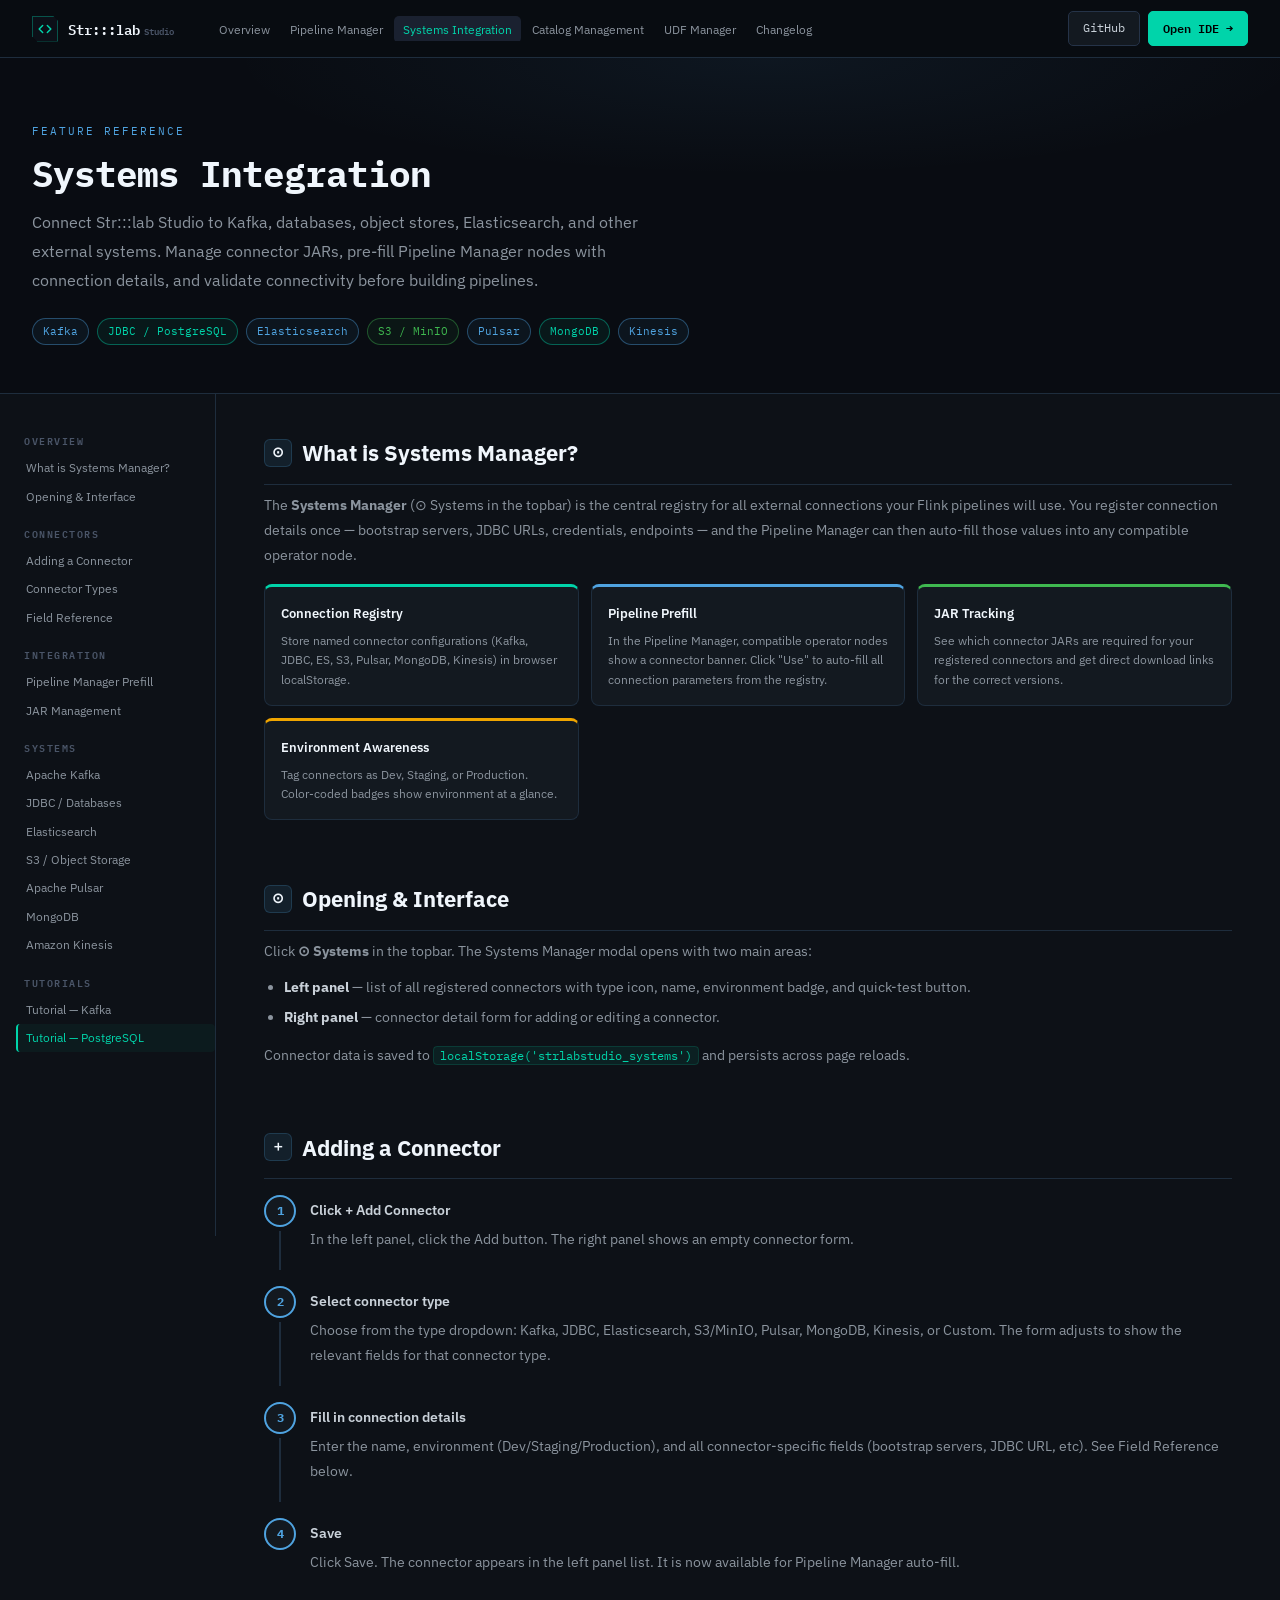
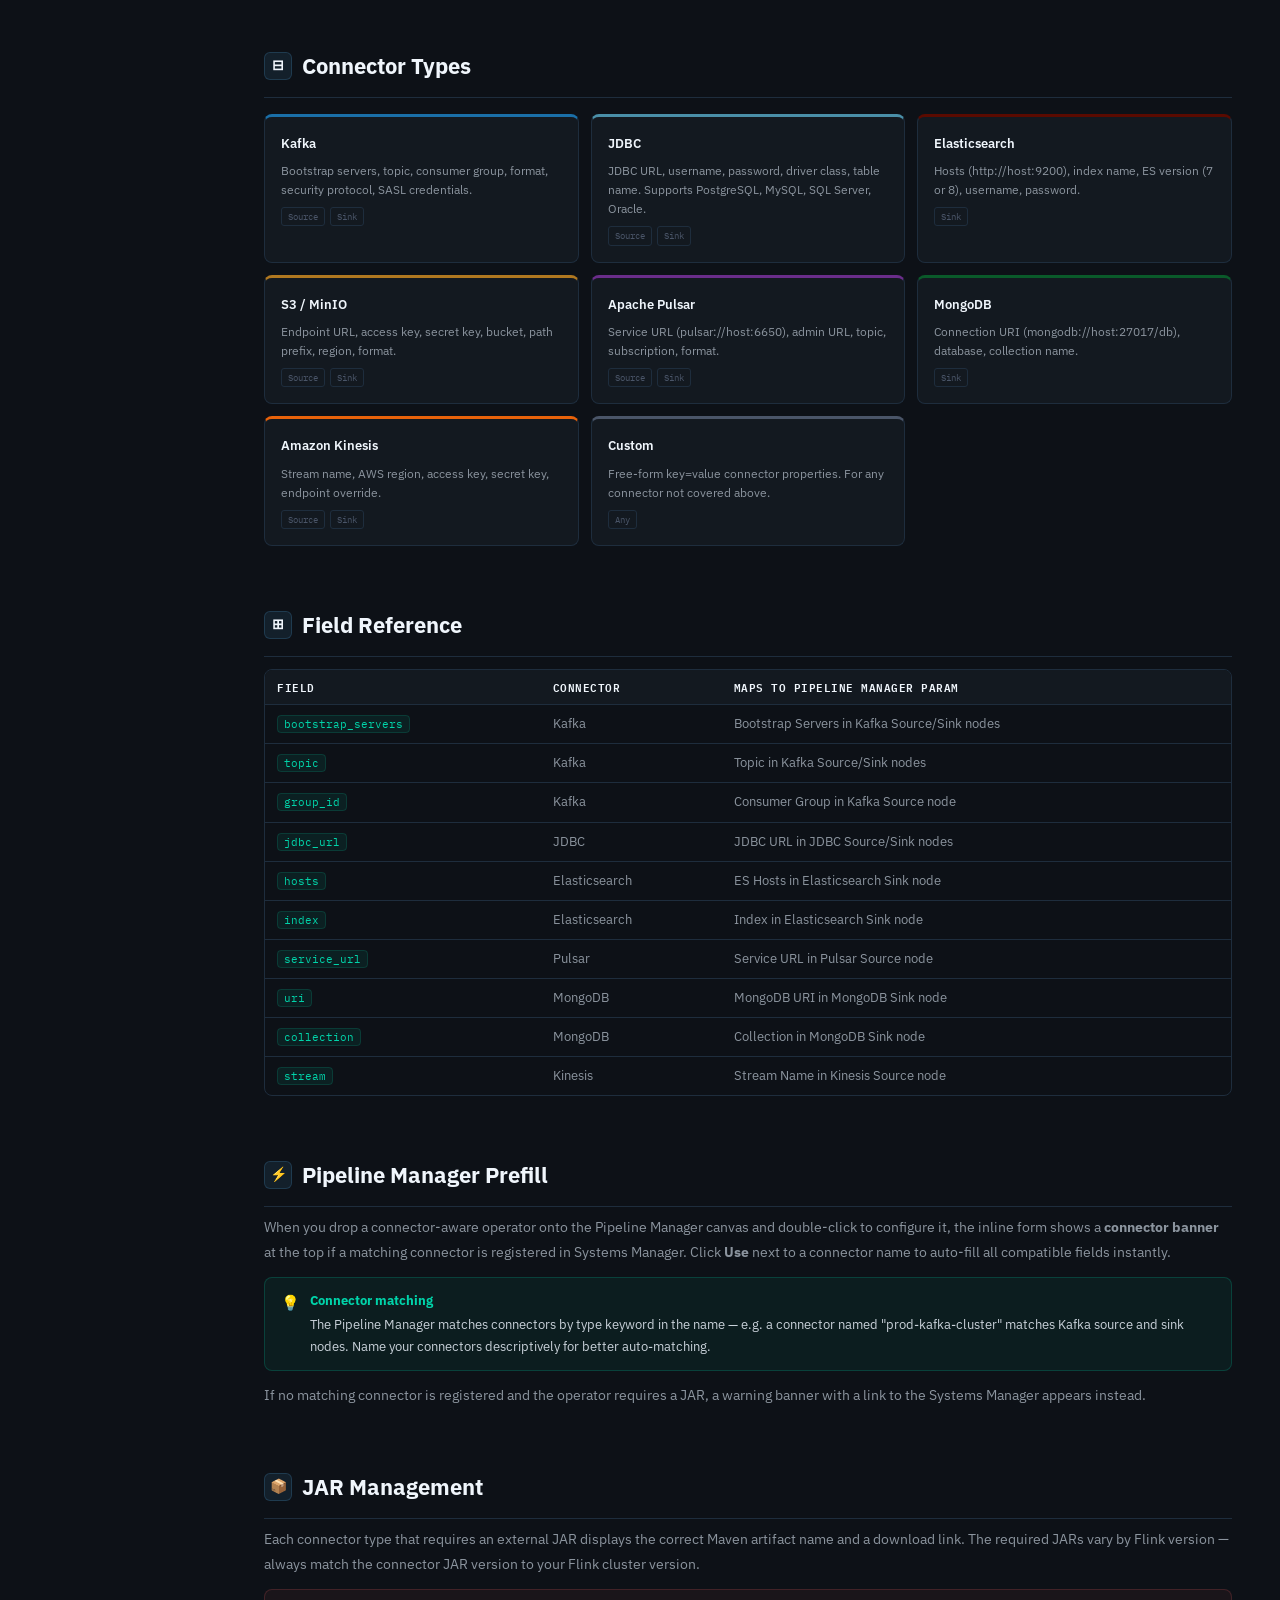
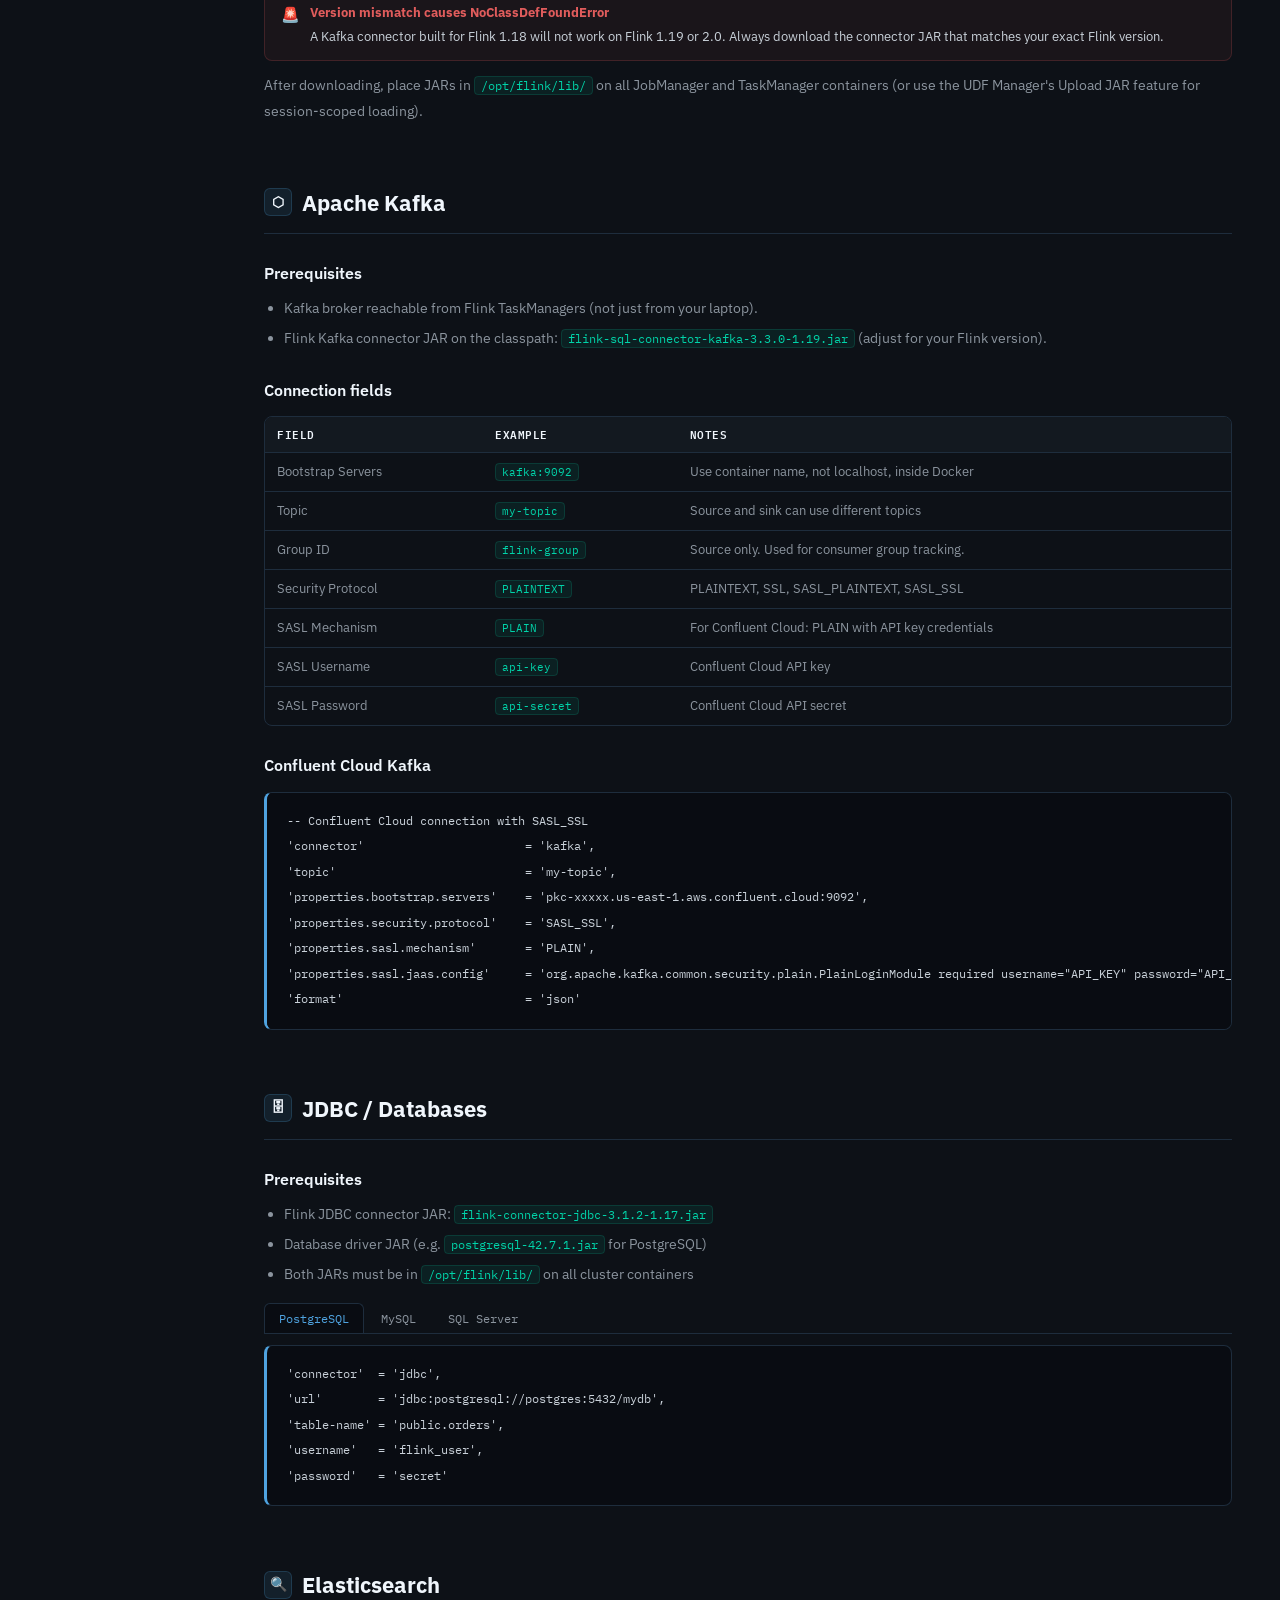
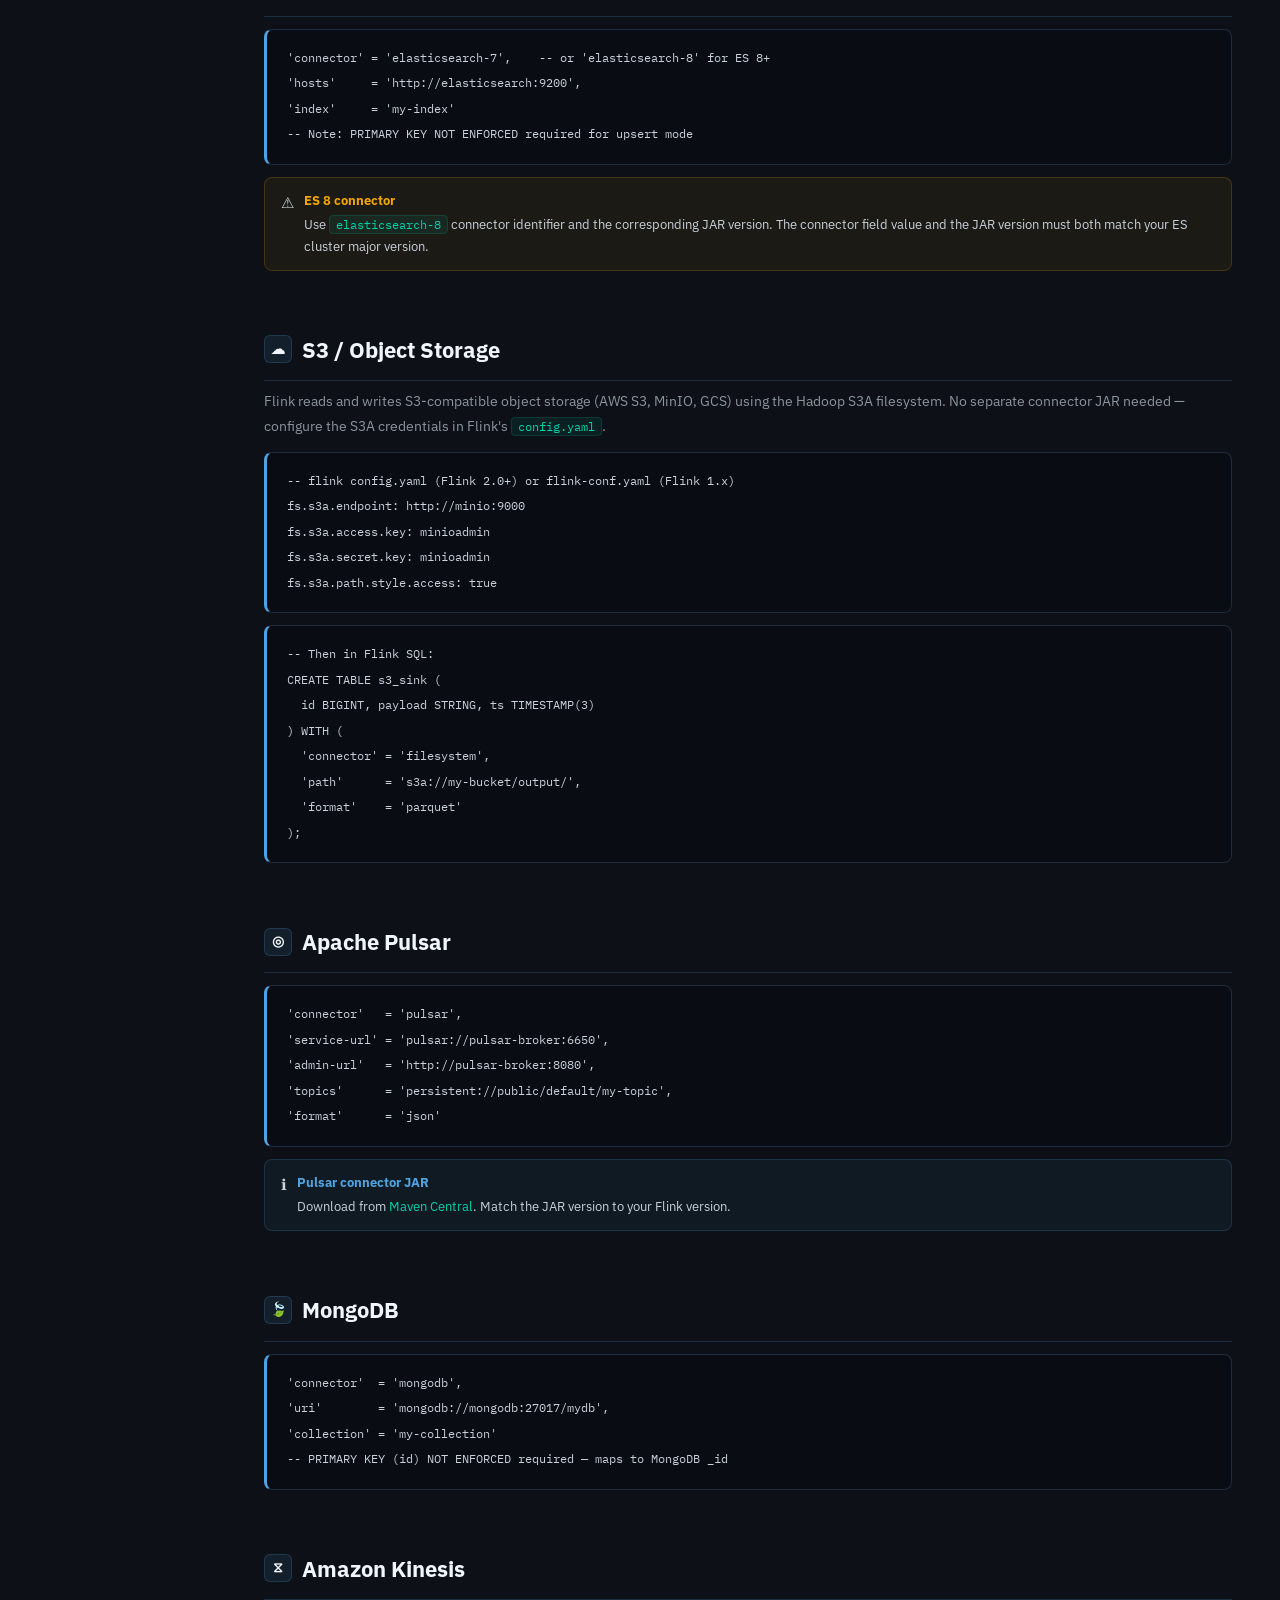
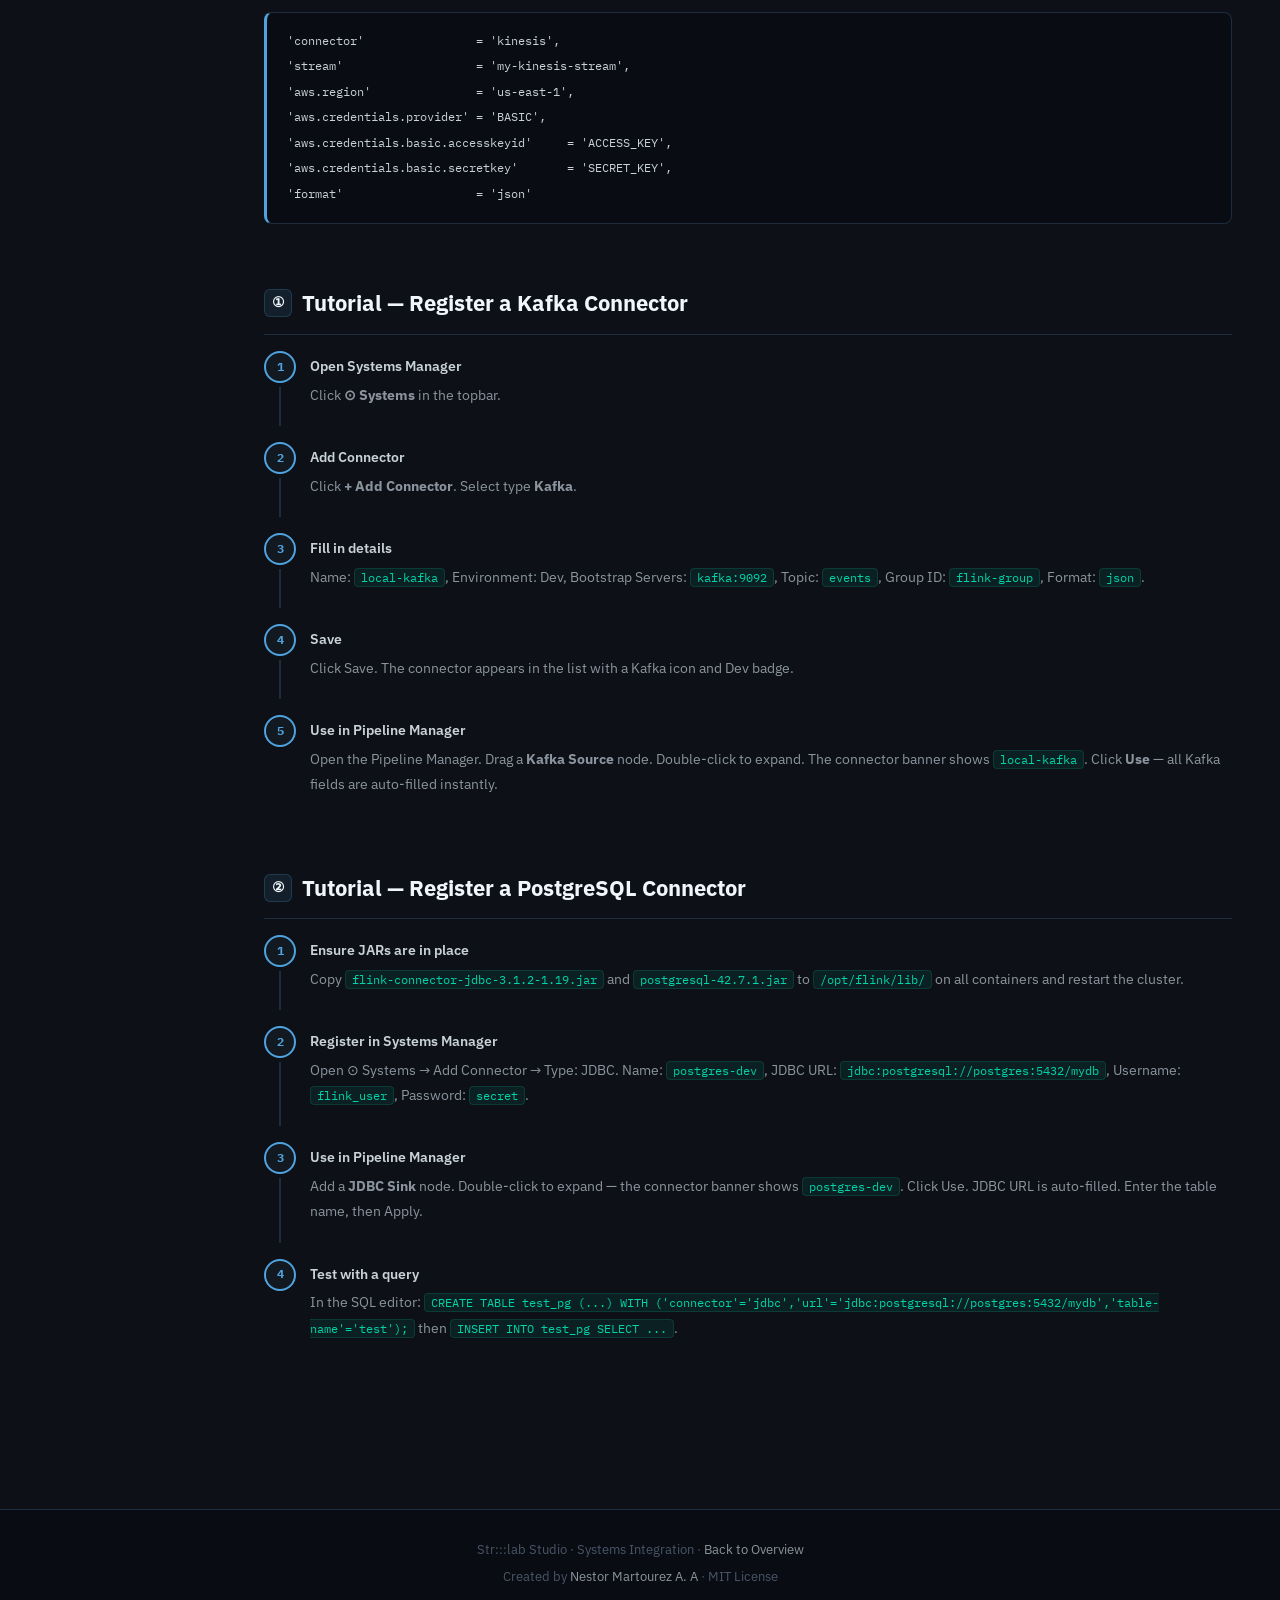
<file: docs/docs-systems.html>
<!DOCTYPE html>
<html lang="en">
<head>
    <meta charset="UTF-8">
    <meta name="viewport" content="width=device-width, initial-scale=1.0">
    <title>Str:::lab Studio — Systems Integration</title>
    <link rel="icon" type="image/svg+xml" href="data:image/svg+xml,%3Csvg xmlns='http://www.w3.org/2000/svg' viewBox='0 0 32 32'%3E%3Crect width='32' height='32' rx='6' fill='%23090c12'/%3E%3Cpolyline points='20 24 28 16 20 8' fill='none' stroke='%2300d4aa' stroke-width='3' stroke-linecap='round' stroke-linejoin='round'/%3E%3Cpolyline points='12 8 4 16 12 24' fill='none' stroke='%2300d4aa' stroke-width='3' stroke-linecap='round' stroke-linejoin='round'/%3E%3C/svg%3E">
    <link rel="preconnect" href="https://fonts.googleapis.com">
    <link href="https://fonts.googleapis.com/css2?family=IBM+Plex+Mono:wght@400;500;600&family=IBM+Plex+Sans:wght@300;400;500;600;700&display=swap" rel="stylesheet">
    <style>
        :root{--bg0:#090c12;--bg1:#0d1117;--bg2:#131920;--bg3:#1a2130;--border:#1e2d3d;--border2:#253348;--accent:#00d4aa;--accent3:#7ee8d0;--blue:#4fa3e0;--purple:#9b72cf;--orange:#f0a500;--red:#e05c5c;--green:#3fb950;--yellow:#f0a500;--text0:#f0f6fc;--text1:#c9d1d9;--text2:#8b949e;--text3:#4a5568;--mono:'IBM Plex Mono',monospace;--sans:'IBM Plex Sans',sans-serif;--radius:8px;--nav-h:58px;}
        *{box-sizing:border-box;margin:0;padding:0}html{scroll-behavior:smooth}body{font-family:var(--sans);background:var(--bg1);color:var(--text1);line-height:1.7;font-size:15px}a{color:var(--accent);text-decoration:none}a:hover{color:var(--accent3);text-decoration:underline}::-webkit-scrollbar{width:6px}::-webkit-scrollbar-track{background:var(--bg1)}::-webkit-scrollbar-thumb{background:var(--border2);border-radius:3px}
        .nav{position:sticky;top:0;z-index:100;height:var(--nav-h);background:rgba(9,12,18,0.94);backdrop-filter:blur(12px);border-bottom:1px solid var(--border);display:flex;align-items:center;padding:0 32px;gap:0}
        .nav-logo{display:flex;align-items:center;gap:10px;margin-right:36px;flex-shrink:0;text-decoration:none}.logo-mark{width:26px;height:26px;background:#0c1018;border:1px solid rgba(0,212,170,0.35);clip-path:polygon(0 0,80% 0,100% 20%,100% 100%,20% 100%,0 80%);display:flex;align-items:center;justify-content:center}.logo-text{font-family:var(--mono);font-size:14px;font-weight:600;color:var(--text0)}.logo-ver{font-size:9px;color:var(--text3);margin-left:4px}
        .nav-links{display:flex;align-items:center;gap:2px;list-style:none;flex:1;overflow-x:auto}.nav-links a{font-size:12px;color:var(--text2);padding:6px 9px;border-radius:5px;white-space:nowrap;transition:all .15s}.nav-links a:hover,.nav-links a.active{color:var(--text0);background:var(--bg3);text-decoration:none}.nav-links a.active{color:var(--accent)}
        .nav-right{display:flex;align-items:center;gap:8px;margin-left:auto;flex-shrink:0}.nav-btn{font-family:var(--mono);font-size:12px;padding:6px 14px;border-radius:5px;border:1px solid var(--border2);background:var(--bg2);color:var(--text1);text-decoration:none;display:flex;align-items:center;gap:5px}.nav-btn.primary{background:var(--accent);color:#000;border-color:var(--accent);font-weight:600}
        .hero{background:var(--bg0);padding:64px 32px 48px;border-bottom:1px solid var(--border);position:relative;overflow:hidden}.hero::before{content:'';position:absolute;inset:0;background:radial-gradient(ellipse 60% 50% at 60% 0%,rgba(79,163,224,0.07),transparent 70%);pointer-events:none}
        .hero-eyebrow{font-family:var(--mono);font-size:11px;color:var(--blue);letter-spacing:2px;text-transform:uppercase;margin-bottom:12px}
        .hero-title{font-family:var(--mono);font-size:36px;font-weight:700;color:var(--text0);letter-spacing:-1px;line-height:1.15;margin-bottom:14px}
        .hero-sub{font-size:16px;color:var(--text2);max-width:640px;line-height:1.8;margin-bottom:24px}
        .hero-badges{display:flex;gap:8px;flex-wrap:wrap}.badge{display:inline-flex;align-items:center;padding:3px 10px;border-radius:20px;font-size:11px;font-family:var(--mono)}.badge.blue{border:1px solid rgba(79,163,224,0.4);color:var(--blue);background:rgba(79,163,224,0.06)}.badge.teal{border:1px solid rgba(0,212,170,0.4);color:var(--accent);background:rgba(0,212,170,0.06)}.badge.green{border:1px solid rgba(63,185,80,0.4);color:var(--green);background:rgba(63,185,80,0.06)}
        .page{display:flex;max-width:1280px;margin:0 auto}
        .toc{width:216px;flex-shrink:0;position:sticky;top:var(--nav-h);height:calc(100vh - var(--nav-h));overflow-y:auto;padding:24px 0 24px 16px;border-right:1px solid var(--border)}.toc-label{font-size:10px;font-family:var(--mono);font-weight:600;color:var(--text3);letter-spacing:1.5px;text-transform:uppercase;padding:0 8px;margin-bottom:5px;display:block;margin-top:14px}.toc a{display:block;font-size:12px;color:var(--text2);padding:4px 8px;border-radius:4px;border-left:2px solid transparent;transition:all .12s}.toc a:hover{color:var(--text0);text-decoration:none}.toc a.active{color:var(--accent);border-left-color:var(--accent);background:rgba(0,212,170,0.05)}
        .content{flex:1;min-width:0;padding:40px 48px 96px}
        .doc-section{margin-bottom:60px}
        h2{font-size:22px;font-weight:700;color:var(--text0);margin-bottom:8px;padding-bottom:12px;border-bottom:1px solid var(--border);display:flex;align-items:center;gap:10px}
        .si{width:28px;height:28px;border-radius:6px;background:rgba(79,163,224,0.1);border:1px solid rgba(79,163,224,0.2);display:inline-flex;align-items:center;justify-content:center;font-size:14px;flex-shrink:0}
        h3{font-size:16px;font-weight:600;color:var(--text0);margin:26px 0 10px}h4{font-size:14px;font-weight:600;color:var(--text1);margin:18px 0 6px}
        p{color:var(--text2);margin-bottom:12px;font-size:14px;line-height:1.8}
        ul.doc-ul{margin:6px 0 14px 20px}ul.doc-ul li{font-size:14px;color:var(--text2);margin-bottom:6px;line-height:1.7}ul.doc-ul li strong{color:var(--text1)}
        code{font-family:var(--mono);font-size:12px;color:var(--accent);background:rgba(0,212,170,0.08);border:1px solid rgba(0,212,170,0.15);padding:1px 6px;border-radius:4px}
        pre{background:var(--bg0);border:1px solid var(--border);border-left:3px solid var(--blue);border-radius:var(--radius);padding:16px 20px;overflow-x:auto;margin:12px 0}pre code{background:none;border:none;padding:0;font-size:12px;color:var(--text1);line-height:1.7}
        .callout{border-radius:var(--radius);padding:12px 16px;margin:12px 0;font-size:13px;line-height:1.7;display:flex;gap:10px}.callout-icon{font-size:15px;flex-shrink:0}.callout-body{flex:1}.callout-body strong{display:block;margin-bottom:2px}.callout.tip{background:rgba(0,212,170,0.06);border:1px solid rgba(0,212,170,0.2)}.callout.tip strong{color:var(--accent)}.callout.warn{background:rgba(240,165,0,0.06);border:1px solid rgba(240,165,0,0.2)}.callout.warn strong{color:var(--orange)}.callout.info{background:rgba(79,163,224,0.06);border:1px solid rgba(79,163,224,0.2)}.callout.info strong{color:var(--blue)}.callout.danger{background:rgba(224,92,92,0.06);border:1px solid rgba(224,92,92,0.2)}.callout.danger strong{color:var(--red)}
        .sys-grid{display:grid;grid-template-columns:repeat(auto-fill,minmax(240px,1fr));gap:12px;margin:16px 0}
        .sys-card{background:var(--bg2);border:1px solid var(--border);border-radius:var(--radius);padding:16px;border-top:3px solid}
        .sys-card h4{margin:0 0 6px;font-size:13px;color:var(--text0)}.sys-card p{font-size:12px;color:var(--text2);margin:0;line-height:1.6}.sys-card .tags{display:flex;gap:5px;flex-wrap:wrap;margin-top:8px}.sys-card .tag{font-size:9px;font-family:var(--mono);padding:1px 6px;border-radius:3px;border:1px solid var(--border);color:var(--text3)}
        .table-wrap{overflow-x:auto;margin:12px 0;border-radius:var(--radius);border:1px solid var(--border)}table{width:100%;border-collapse:collapse;font-size:13px}thead tr{background:var(--bg2)}th{text-align:left;padding:8px 12px;color:var(--text0);font-weight:600;font-family:var(--mono);font-size:11px;letter-spacing:.5px;text-transform:uppercase;border-bottom:1px solid var(--border)}td{padding:8px 12px;border-bottom:1px solid var(--border);color:var(--text2);vertical-align:top}tr:last-child td{border-bottom:none}td code{font-size:11px}
        .steps{margin:16px 0}.step{display:flex;gap:14px;margin-bottom:22px;position:relative}.step::before{content:'';position:absolute;left:15px;top:36px;width:2px;bottom:-6px;background:var(--border)}.step:last-child::before{display:none}.step-num{width:32px;height:32px;border-radius:50%;background:var(--bg2);border:2px solid var(--blue);display:flex;align-items:center;justify-content:center;font-family:var(--mono);font-size:12px;font-weight:700;color:var(--blue);flex-shrink:0;z-index:1}.step-body{flex:1;padding-top:4px}.step-body h4{margin:0 0 4px}
        .tab-group{margin:16px 0}.tab-nav{display:flex;gap:2px;border-bottom:1px solid var(--border);margin-bottom:-1px}.tab-btn{font-family:var(--mono);font-size:12px;padding:7px 14px;border-radius:6px 6px 0 0;border:1px solid transparent;border-bottom:none;background:transparent;color:var(--text2);cursor:pointer;transition:all .12s}.tab-btn.active{background:var(--bg0);border-color:var(--border);color:var(--blue);border-bottom-color:var(--bg0)}.tab-pane{display:none}.tab-pane.active{display:block}
        footer{border-top:1px solid var(--border);background:var(--bg0);padding:28px 32px;text-align:center}footer p{font-size:13px;color:var(--text3);margin-bottom:4px}footer a{color:var(--text2)}
        @media(max-width:900px){.toc{display:none}.content{padding:24px 16px 64px}.hero-title{font-size:26px}}
    </style>
</head>
<body>
<nav class="nav">
    <a href="index.html" class="nav-logo">
        <div class="logo-mark"><svg width="14" height="14" viewBox="0 0 24 24" fill="none" stroke="#00d4aa" stroke-width="2.5" stroke-linecap="round" stroke-linejoin="round"><polyline points="16 18 22 12 16 6"/><polyline points="8 6 2 12 8 18"/></svg></div>
        <span class="logo-text">Str:::lab<span class="logo-ver">Studio</span></span>
    </a>
    <ul class="nav-links">
        <li><a href="index.html">Overview</a></li>
        <li><a href="docs-pipeline.html">Pipeline Manager</a></li>
        <li><a href="docs-systems.html" class="active">Systems Integration</a></li>
        <li><a href="docs-catalog.html">Catalog Management</a></li>
        <li><a href="index.html#udf-manager">UDF Manager</a></li>
        <li><a href="index.html#changelog">Changelog</a></li>
    </ul>
    <div class="nav-right">
        <a href="https://github.com/coded-streams/strlabstudio" target="_blank" class="nav-btn">GitHub</a>
        <a href="../studio/index.html" target="_blank" class="nav-btn primary">Open IDE →</a>
    </div>
</nav>

<div class="hero">
    <div class="hero-eyebrow">Feature Reference</div>
    <h1 class="hero-title">Systems Integration</h1>
    <p class="hero-sub">Connect Str:::lab Studio to Kafka, databases, object stores, Elasticsearch, and other external systems. Manage connector JARs, pre-fill Pipeline Manager nodes with connection details, and validate connectivity before building pipelines.</p>
    <div class="hero-badges">
        <span class="badge blue">Kafka</span><span class="badge teal">JDBC / PostgreSQL</span><span class="badge blue">Elasticsearch</span><span class="badge green">S3 / MinIO</span><span class="badge blue">Pulsar</span><span class="badge teal">MongoDB</span><span class="badge blue">Kinesis</span>
    </div>
</div>

<div class="page">
    <aside class="toc">
        <span class="toc-label">Overview</span>
        <a href="#overview">What is Systems Manager?</a>
        <a href="#opening">Opening & Interface</a>
        <span class="toc-label">Connectors</span>
        <a href="#add-connector">Adding a Connector</a>
        <a href="#connector-types">Connector Types</a>
        <a href="#connector-fields">Field Reference</a>
        <span class="toc-label">Integration</span>
        <a href="#pipeline-prefill">Pipeline Manager Prefill</a>
        <a href="#jar-management">JAR Management</a>
        <span class="toc-label">Systems</span>
        <a href="#kafka">Apache Kafka</a>
        <a href="#jdbc">JDBC / Databases</a>
        <a href="#elasticsearch">Elasticsearch</a>
        <a href="#s3">S3 / Object Storage</a>
        <a href="#pulsar">Apache Pulsar</a>
        <a href="#mongodb">MongoDB</a>
        <a href="#kinesis">Amazon Kinesis</a>
        <span class="toc-label">Tutorials</span>
        <a href="#tutorial-kafka">Tutorial — Kafka</a>
        <a href="#tutorial-jdbc">Tutorial — PostgreSQL</a>
    </aside>

    <main class="content">

        <section class="doc-section" id="overview">
            <h2><span class="si">⊙</span> What is Systems Manager?</h2>
            <p>The <strong>Systems Manager</strong> (⊙ Systems in the topbar) is the central registry for all external connections your Flink pipelines will use. You register connection details once — bootstrap servers, JDBC URLs, credentials, endpoints — and the Pipeline Manager can then auto-fill those values into any compatible operator node.</p>
            <div class="sys-grid">
                <div class="sys-card" style="border-top-color:#00d4aa"><h4>Connection Registry</h4><p>Store named connector configurations (Kafka, JDBC, ES, S3, Pulsar, MongoDB, Kinesis) in browser localStorage.</p></div>
                <div class="sys-card" style="border-top-color:#4fa3e0"><h4>Pipeline Prefill</h4><p>In the Pipeline Manager, compatible operator nodes show a connector banner. Click "Use" to auto-fill all connection parameters from the registry.</p></div>
                <div class="sys-card" style="border-top-color:#3fb950"><h4>JAR Tracking</h4><p>See which connector JARs are required for your registered connectors and get direct download links for the correct versions.</p></div>
                <div class="sys-card" style="border-top-color:#f0a500"><h4>Environment Awareness</h4><p>Tag connectors as Dev, Staging, or Production. Color-coded badges show environment at a glance.</p></div>
            </div>
        </section>

        <section class="doc-section" id="opening">
            <h2><span class="si">⊙</span> Opening & Interface</h2>
            <p>Click <strong>⊙ Systems</strong> in the topbar. The Systems Manager modal opens with two main areas:</p>
            <ul class="doc-ul">
                <li><strong>Left panel</strong> — list of all registered connectors with type icon, name, environment badge, and quick-test button.</li>
                <li><strong>Right panel</strong> — connector detail form for adding or editing a connector.</li>
            </ul>
            <p>Connector data is saved to <code>localStorage('strlabstudio_systems')</code> and persists across page reloads.</p>
        </section>

        <section class="doc-section" id="add-connector">
            <h2><span class="si">＋</span> Adding a Connector</h2>
            <div class="steps">
                <div class="step"><div class="step-num">1</div><div class="step-body"><h4>Click + Add Connector</h4><p>In the left panel, click the Add button. The right panel shows an empty connector form.</p></div></div>
                <div class="step"><div class="step-num">2</div><div class="step-body"><h4>Select connector type</h4><p>Choose from the type dropdown: Kafka, JDBC, Elasticsearch, S3/MinIO, Pulsar, MongoDB, Kinesis, or Custom. The form adjusts to show the relevant fields for that connector type.</p></div></div>
                <div class="step"><div class="step-num">3</div><div class="step-body"><h4>Fill in connection details</h4><p>Enter the name, environment (Dev/Staging/Production), and all connector-specific fields (bootstrap servers, JDBC URL, etc). See Field Reference below.</p></div></div>
                <div class="step"><div class="step-num">4</div><div class="step-body"><h4>Save</h4><p>Click Save. The connector appears in the left panel list. It is now available for Pipeline Manager auto-fill.</p></div></div>
            </div>
        </section>

        <section class="doc-section" id="connector-types">
            <h2><span class="si">⊟</span> Connector Types</h2>
            <div class="sys-grid">
                <div class="sys-card" style="border-top-color:#1a6fa8"><h4>Kafka</h4><p>Bootstrap servers, topic, consumer group, format, security protocol, SASL credentials.</p><div class="tags"><span class="tag">Source</span><span class="tag">Sink</span></div></div>
                <div class="sys-card" style="border-top-color:#4a8fa8"><h4>JDBC</h4><p>JDBC URL, username, password, driver class, table name. Supports PostgreSQL, MySQL, SQL Server, Oracle.</p><div class="tags"><span class="tag">Source</span><span class="tag">Sink</span></div></div>
                <div class="sys-card" style="border-top-color:#5a0a00"><h4>Elasticsearch</h4><p>Hosts (http://host:9200), index name, ES version (7 or 8), username, password.</p><div class="tags"><span class="tag">Sink</span></div></div>
                <div class="sys-card" style="border-top-color:#b07820"><h4>S3 / MinIO</h4><p>Endpoint URL, access key, secret key, bucket, path prefix, region, format.</p><div class="tags"><span class="tag">Source</span><span class="tag">Sink</span></div></div>
                <div class="sys-card" style="border-top-color:#6a2d8a"><h4>Apache Pulsar</h4><p>Service URL (pulsar://host:6650), admin URL, topic, subscription, format.</p><div class="tags"><span class="tag">Source</span><span class="tag">Sink</span></div></div>
                <div class="sys-card" style="border-top-color:#0a5a2a"><h4>MongoDB</h4><p>Connection URI (mongodb://host:27017/db), database, collection name.</p><div class="tags"><span class="tag">Sink</span></div></div>
                <div class="sys-card" style="border-top-color:#e8620a"><h4>Amazon Kinesis</h4><p>Stream name, AWS region, access key, secret key, endpoint override.</p><div class="tags"><span class="tag">Source</span><span class="tag">Sink</span></div></div>
                <div class="sys-card" style="border-top-color:#4a5568"><h4>Custom</h4><p>Free-form key=value connector properties. For any connector not covered above.</p><div class="tags"><span class="tag">Any</span></div></div>
            </div>
        </section>

        <section class="doc-section" id="connector-fields">
            <h2><span class="si">⊞</span> Field Reference</h2>
            <div class="table-wrap"><table><thead><tr><th>Field</th><th>Connector</th><th>Maps to Pipeline Manager param</th></tr></thead><tbody>
            <tr><td><code>bootstrap_servers</code></td><td>Kafka</td><td>Bootstrap Servers in Kafka Source/Sink nodes</td></tr>
            <tr><td><code>topic</code></td><td>Kafka</td><td>Topic in Kafka Source/Sink nodes</td></tr>
            <tr><td><code>group_id</code></td><td>Kafka</td><td>Consumer Group in Kafka Source node</td></tr>
            <tr><td><code>jdbc_url</code></td><td>JDBC</td><td>JDBC URL in JDBC Source/Sink nodes</td></tr>
            <tr><td><code>hosts</code></td><td>Elasticsearch</td><td>ES Hosts in Elasticsearch Sink node</td></tr>
            <tr><td><code>index</code></td><td>Elasticsearch</td><td>Index in Elasticsearch Sink node</td></tr>
            <tr><td><code>service_url</code></td><td>Pulsar</td><td>Service URL in Pulsar Source node</td></tr>
            <tr><td><code>uri</code></td><td>MongoDB</td><td>MongoDB URI in MongoDB Sink node</td></tr>
            <tr><td><code>collection</code></td><td>MongoDB</td><td>Collection in MongoDB Sink node</td></tr>
            <tr><td><code>stream</code></td><td>Kinesis</td><td>Stream Name in Kinesis Source node</td></tr>
            </tbody></table></div>
        </section>

        <section class="doc-section" id="pipeline-prefill">
            <h2><span class="si">⚡</span> Pipeline Manager Prefill</h2>
            <p>When you drop a connector-aware operator onto the Pipeline Manager canvas and double-click to configure it, the inline form shows a <strong>connector banner</strong> at the top if a matching connector is registered in Systems Manager. Click <strong>Use</strong> next to a connector name to auto-fill all compatible fields instantly.</p>
            <div class="callout tip"><span class="callout-icon">💡</span><div class="callout-body"><strong>Connector matching</strong> The Pipeline Manager matches connectors by type keyword in the name — e.g. a connector named "prod-kafka-cluster" matches Kafka source and sink nodes. Name your connectors descriptively for better auto-matching.</div></div>
            <p>If no matching connector is registered and the operator requires a JAR, a warning banner with a link to the Systems Manager appears instead.</p>
        </section>

        <section class="doc-section" id="jar-management">
            <h2><span class="si">📦</span> JAR Management</h2>
            <p>Each connector type that requires an external JAR displays the correct Maven artifact name and a download link. The required JARs vary by Flink version — always match the connector JAR version to your Flink cluster version.</p>
            <div class="callout danger"><span class="callout-icon">🚨</span><div class="callout-body"><strong>Version mismatch causes NoClassDefFoundError</strong> A Kafka connector built for Flink 1.18 will not work on Flink 1.19 or 2.0. Always download the connector JAR that matches your exact Flink version.</div></div>
            <p>After downloading, place JARs in <code>/opt/flink/lib/</code> on all JobManager and TaskManager containers (or use the UDF Manager's Upload JAR feature for session-scoped loading).</p>
        </section>

        <section class="doc-section" id="kafka">
            <h2><span class="si">⬡</span> Apache Kafka</h2>
            <h3>Prerequisites</h3>
            <ul class="doc-ul">
                <li>Kafka broker reachable from Flink TaskManagers (not just from your laptop).</li>
                <li>Flink Kafka connector JAR on the classpath: <code>flink-sql-connector-kafka-3.3.0-1.19.jar</code> (adjust for your Flink version).</li>
            </ul>
            <h3>Connection fields</h3>
            <div class="table-wrap"><table><thead><tr><th>Field</th><th>Example</th><th>Notes</th></tr></thead><tbody>
            <tr><td>Bootstrap Servers</td><td><code>kafka:9092</code></td><td>Use container name, not localhost, inside Docker</td></tr>
            <tr><td>Topic</td><td><code>my-topic</code></td><td>Source and sink can use different topics</td></tr>
            <tr><td>Group ID</td><td><code>flink-group</code></td><td>Source only. Used for consumer group tracking.</td></tr>
            <tr><td>Security Protocol</td><td><code>PLAINTEXT</code></td><td>PLAINTEXT, SSL, SASL_PLAINTEXT, SASL_SSL</td></tr>
            <tr><td>SASL Mechanism</td><td><code>PLAIN</code></td><td>For Confluent Cloud: PLAIN with API key credentials</td></tr>
            <tr><td>SASL Username</td><td><code>api-key</code></td><td>Confluent Cloud API key</td></tr>
            <tr><td>SASL Password</td><td><code>api-secret</code></td><td>Confluent Cloud API secret</td></tr>
            </tbody></table></div>
            <h3>Confluent Cloud Kafka</h3>
            <pre><code>-- Confluent Cloud connection with SASL_SSL
'connector'                       = 'kafka',
'topic'                           = 'my-topic',
'properties.bootstrap.servers'    = 'pkc-xxxxx.us-east-1.aws.confluent.cloud:9092',
'properties.security.protocol'    = 'SASL_SSL',
'properties.sasl.mechanism'       = 'PLAIN',
'properties.sasl.jaas.config'     = 'org.apache.kafka.common.security.plain.PlainLoginModule required username="API_KEY" password="API_SECRET";',
'format'                          = 'json'</code></pre>
        </section>

        <section class="doc-section" id="jdbc">
            <h2><span class="si">🗄</span> JDBC / Databases</h2>
            <h3>Prerequisites</h3>
            <ul class="doc-ul">
                <li>Flink JDBC connector JAR: <code>flink-connector-jdbc-3.1.2-1.17.jar</code></li>
                <li>Database driver JAR (e.g. <code>postgresql-42.7.1.jar</code> for PostgreSQL)</li>
                <li>Both JARs must be in <code>/opt/flink/lib/</code> on all cluster containers</li>
            </ul>
            <div class="tab-group">
                <div class="tab-nav">
                    <button class="tab-btn active" onclick="switchTab(this,'jdbc-pg')">PostgreSQL</button>
                    <button class="tab-btn" onclick="switchTab(this,'jdbc-mysql')">MySQL</button>
                    <button class="tab-btn" onclick="switchTab(this,'jdbc-sqlserver')">SQL Server</button>
                </div>
                <div id="jdbc-pg" class="tab-pane active"><pre><code>'connector'  = 'jdbc',
'url'        = 'jdbc:postgresql://postgres:5432/mydb',
'table-name' = 'public.orders',
'username'   = 'flink_user',
'password'   = 'secret'</code></pre></div>
                <div id="jdbc-mysql" class="tab-pane"><pre><code>'connector'  = 'jdbc',
'url'        = 'jdbc:mysql://mysql:3306/mydb',
'table-name' = 'orders',
'username'   = 'flink_user',
'password'   = 'secret',
'driver'     = 'com.mysql.cj.jdbc.Driver'</code></pre></div>
                <div id="jdbc-sqlserver" class="tab-pane"><pre><code>'connector'  = 'jdbc',
'url'        = 'jdbc:sqlserver://sqlserver:1433;database=mydb',
'table-name' = 'dbo.orders',
'username'   = 'sa',
'password'   = 'Password123'</code></pre></div>
            </div>
        </section>

        <section class="doc-section" id="elasticsearch">
            <h2><span class="si">🔍</span> Elasticsearch</h2>
            <pre><code>'connector' = 'elasticsearch-7',    -- or 'elasticsearch-8' for ES 8+
'hosts'     = 'http://elasticsearch:9200',
'index'     = 'my-index'
-- Note: PRIMARY KEY NOT ENFORCED required for upsert mode</code></pre>
            <div class="callout warn"><span class="callout-icon">⚠</span><div class="callout-body"><strong>ES 8 connector</strong> Use <code>elasticsearch-8</code> connector identifier and the corresponding JAR version. The connector field value and the JAR version must both match your ES cluster major version.</div></div>
        </section>

        <section class="doc-section" id="s3">
            <h2><span class="si">☁</span> S3 / Object Storage</h2>
            <p>Flink reads and writes S3-compatible object storage (AWS S3, MinIO, GCS) using the Hadoop S3A filesystem. No separate connector JAR needed — configure the S3A credentials in Flink's <code>config.yaml</code>.</p>
            <pre><code>-- flink config.yaml (Flink 2.0+) or flink-conf.yaml (Flink 1.x)
fs.s3a.endpoint: http://minio:9000
fs.s3a.access.key: minioadmin
fs.s3a.secret.key: minioadmin
fs.s3a.path.style.access: true</code></pre>
            <pre><code>-- Then in Flink SQL:
CREATE TABLE s3_sink (
  id BIGINT, payload STRING, ts TIMESTAMP(3)
) WITH (
  'connector' = 'filesystem',
  'path'      = 's3a://my-bucket/output/',
  'format'    = 'parquet'
);</code></pre>
        </section>

        <section class="doc-section" id="pulsar">
            <h2><span class="si">◎</span> Apache Pulsar</h2>
            <pre><code>'connector'   = 'pulsar',
'service-url' = 'pulsar://pulsar-broker:6650',
'admin-url'   = 'http://pulsar-broker:8080',
'topics'      = 'persistent://public/default/my-topic',
'format'      = 'json'</code></pre>
            <div class="callout info"><span class="callout-icon">ℹ</span><div class="callout-body"><strong>Pulsar connector JAR</strong> Download from <a href="https://repo.maven.apache.org/maven2/org/apache/flink/flink-sql-connector-pulsar/" target="_blank">Maven Central</a>. Match the JAR version to your Flink version.</div></div>
        </section>

        <section class="doc-section" id="mongodb">
            <h2><span class="si">🍃</span> MongoDB</h2>
            <pre><code>'connector'  = 'mongodb',
'uri'        = 'mongodb://mongodb:27017/mydb',
'collection' = 'my-collection'
-- PRIMARY KEY (id) NOT ENFORCED required — maps to MongoDB _id</code></pre>
        </section>

        <section class="doc-section" id="kinesis">
            <h2><span class="si">⧖</span> Amazon Kinesis</h2>
            <pre><code>'connector'                = 'kinesis',
'stream'                   = 'my-kinesis-stream',
'aws.region'               = 'us-east-1',
'aws.credentials.provider' = 'BASIC',
'aws.credentials.basic.accesskeyid'     = 'ACCESS_KEY',
'aws.credentials.basic.secretkey'       = 'SECRET_KEY',
'format'                   = 'json'</code></pre>
        </section>

        <section class="doc-section" id="tutorial-kafka">
            <h2><span class="si">①</span> Tutorial — Register a Kafka Connector</h2>
            <div class="steps">
                <div class="step"><div class="step-num">1</div><div class="step-body"><h4>Open Systems Manager</h4><p>Click <strong>⊙ Systems</strong> in the topbar.</p></div></div>
                <div class="step"><div class="step-num">2</div><div class="step-body"><h4>Add Connector</h4><p>Click <strong>+ Add Connector</strong>. Select type <strong>Kafka</strong>.</p></div></div>
                <div class="step"><div class="step-num">3</div><div class="step-body"><h4>Fill in details</h4><p>Name: <code>local-kafka</code>, Environment: Dev, Bootstrap Servers: <code>kafka:9092</code>, Topic: <code>events</code>, Group ID: <code>flink-group</code>, Format: <code>json</code>.</p></div></div>
                <div class="step"><div class="step-num">4</div><div class="step-body"><h4>Save</h4><p>Click Save. The connector appears in the list with a Kafka icon and Dev badge.</p></div></div>
                <div class="step"><div class="step-num">5</div><div class="step-body"><h4>Use in Pipeline Manager</h4><p>Open the Pipeline Manager. Drag a <strong>Kafka Source</strong> node. Double-click to expand. The connector banner shows <code>local-kafka</code>. Click <strong>Use</strong> — all Kafka fields are auto-filled instantly.</p></div></div>
            </div>
        </section>

        <section class="doc-section" id="tutorial-jdbc">
            <h2><span class="si">②</span> Tutorial — Register a PostgreSQL Connector</h2>
            <div class="steps">
                <div class="step"><div class="step-num">1</div><div class="step-body"><h4>Ensure JARs are in place</h4><p>Copy <code>flink-connector-jdbc-3.1.2-1.19.jar</code> and <code>postgresql-42.7.1.jar</code> to <code>/opt/flink/lib/</code> on all containers and restart the cluster.</p></div></div>
                <div class="step"><div class="step-num">2</div><div class="step-body"><h4>Register in Systems Manager</h4><p>Open ⊙ Systems → Add Connector → Type: JDBC. Name: <code>postgres-dev</code>, JDBC URL: <code>jdbc:postgresql://postgres:5432/mydb</code>, Username: <code>flink_user</code>, Password: <code>secret</code>.</p></div></div>
                <div class="step"><div class="step-num">3</div><div class="step-body"><h4>Use in Pipeline Manager</h4><p>Add a <strong>JDBC Sink</strong> node. Double-click to expand — the connector banner shows <code>postgres-dev</code>. Click Use. JDBC URL is auto-filled. Enter the table name, then Apply.</p></div></div>
                <div class="step"><div class="step-num">4</div><div class="step-body"><h4>Test with a query</h4><p>In the SQL editor: <code>CREATE TABLE test_pg (...) WITH ('connector'='jdbc','url'='jdbc:postgresql://postgres:5432/mydb','table-name'='test');</code> then <code>INSERT INTO test_pg SELECT ...</code>.</p></div></div>
            </div>
        </section>

    </main>
</div>

<footer>
    <p>Str:::lab Studio · Systems Integration · <a href="index.html">Back to Overview</a></p>
    <p>Created by <a href="https://www.linkedin.com/in/nestor-abiangang/" target="_blank">Nestor Martourez A. A</a> · MIT License</p>
</footer>
<script>function switchTab(btn,id){const g=btn.closest('.tab-group');g.querySelectorAll('.tab-btn').forEach(b=>b.classList.remove('active'));g.querySelectorAll('.tab-pane').forEach(p=>p.classList.remove('active'));btn.classList.add('active');document.getElementById(id).classList.add('active');}
const obs=new IntersectionObserver(e=>{e.forEach(en=>{if(en.isIntersecting){document.querySelectorAll('.toc a').forEach(l=>l.classList.remove('active'));const lk=document.querySelector('.toc a[href="#'+en.target.id+'"]');if(lk)lk.classList.add('active');}});},{rootMargin:'-15% 0px -60% 0px'});document.querySelectorAll('.doc-section').forEach(s=>obs.observe(s));</script>
</body>
</html>
</file>
